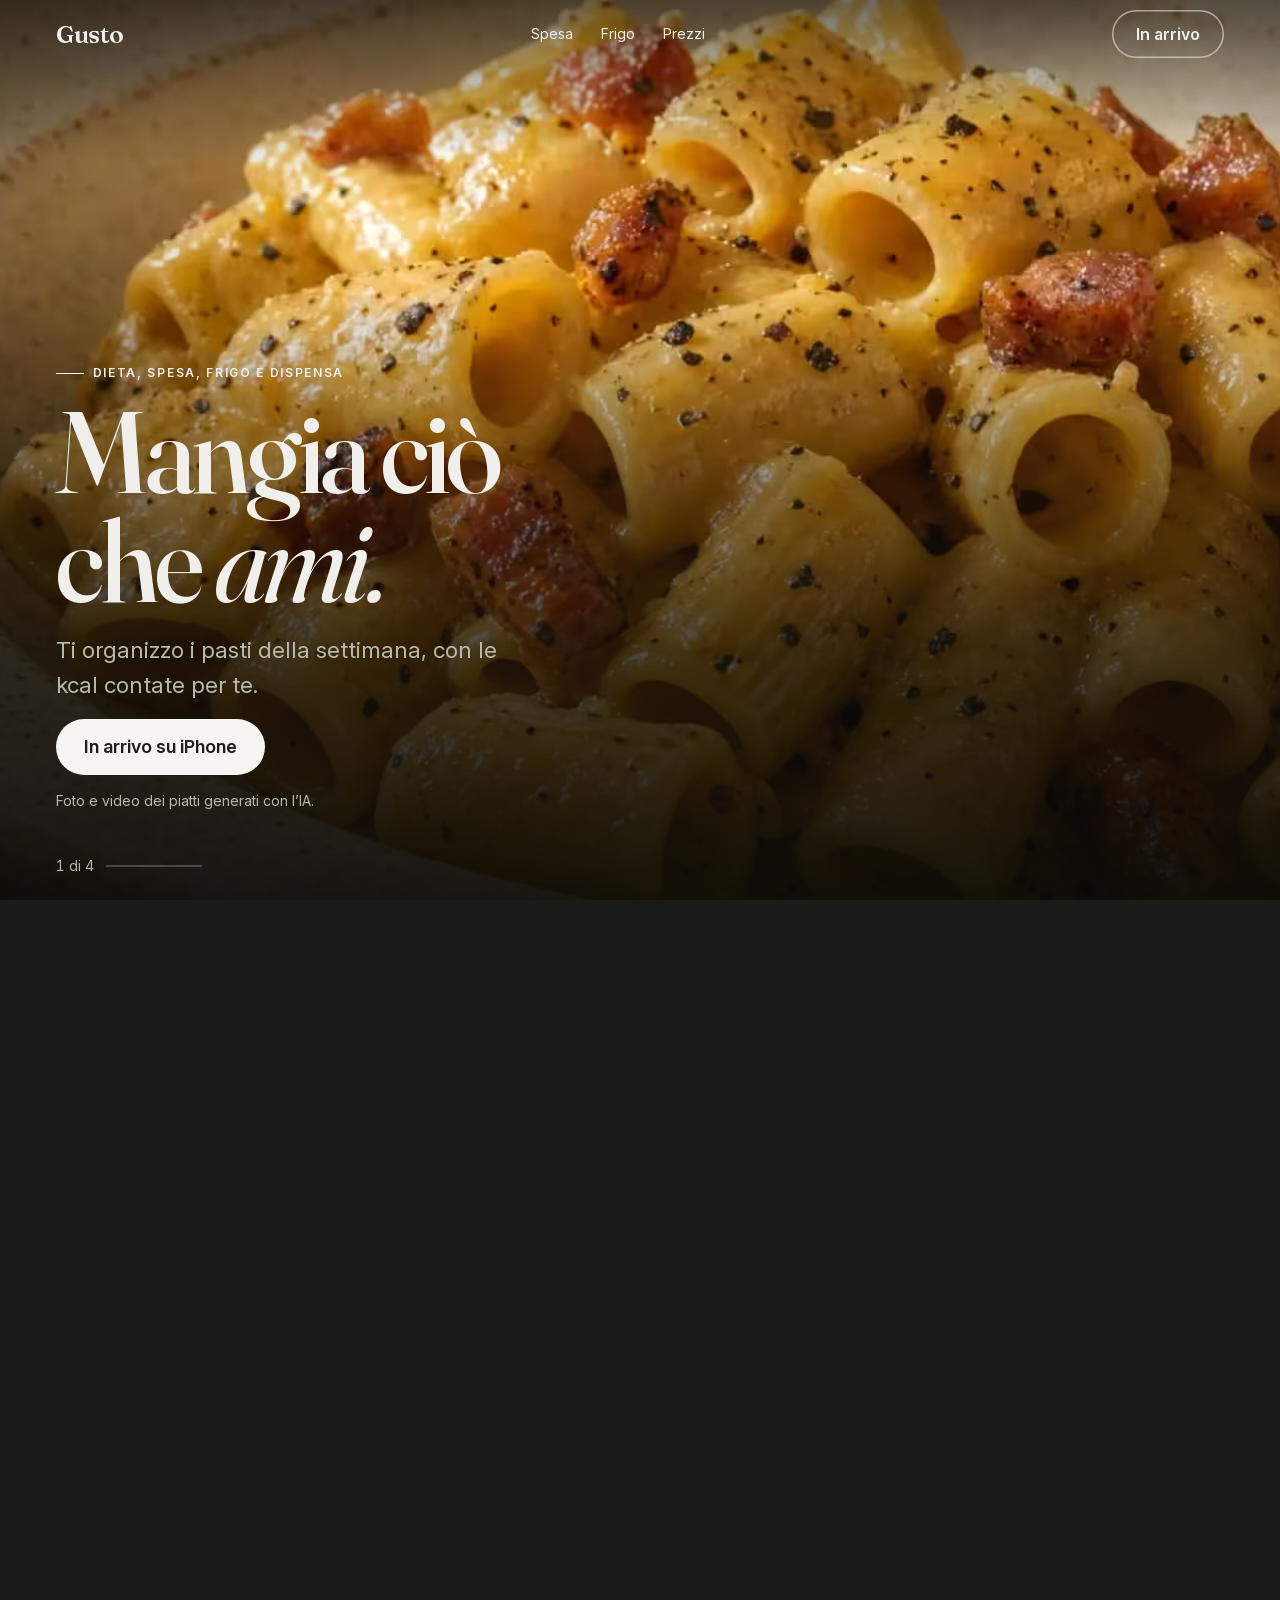
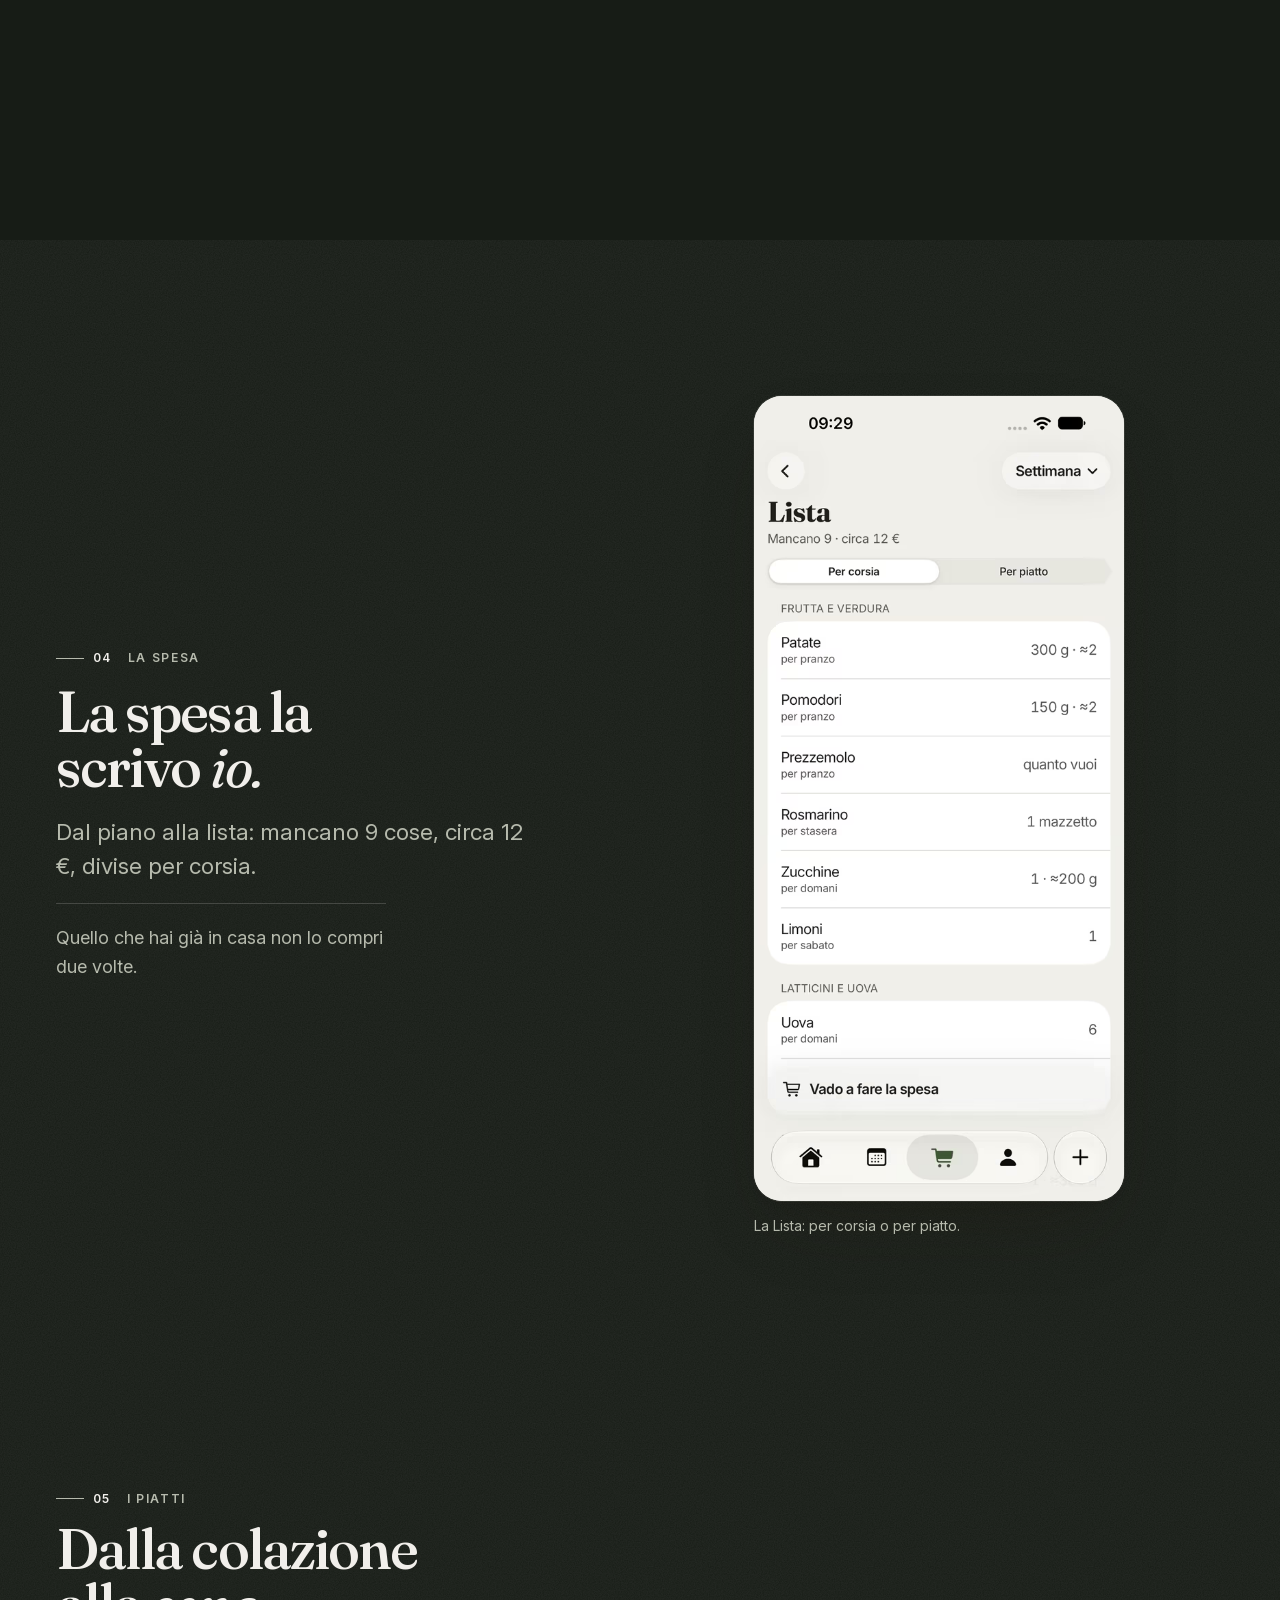
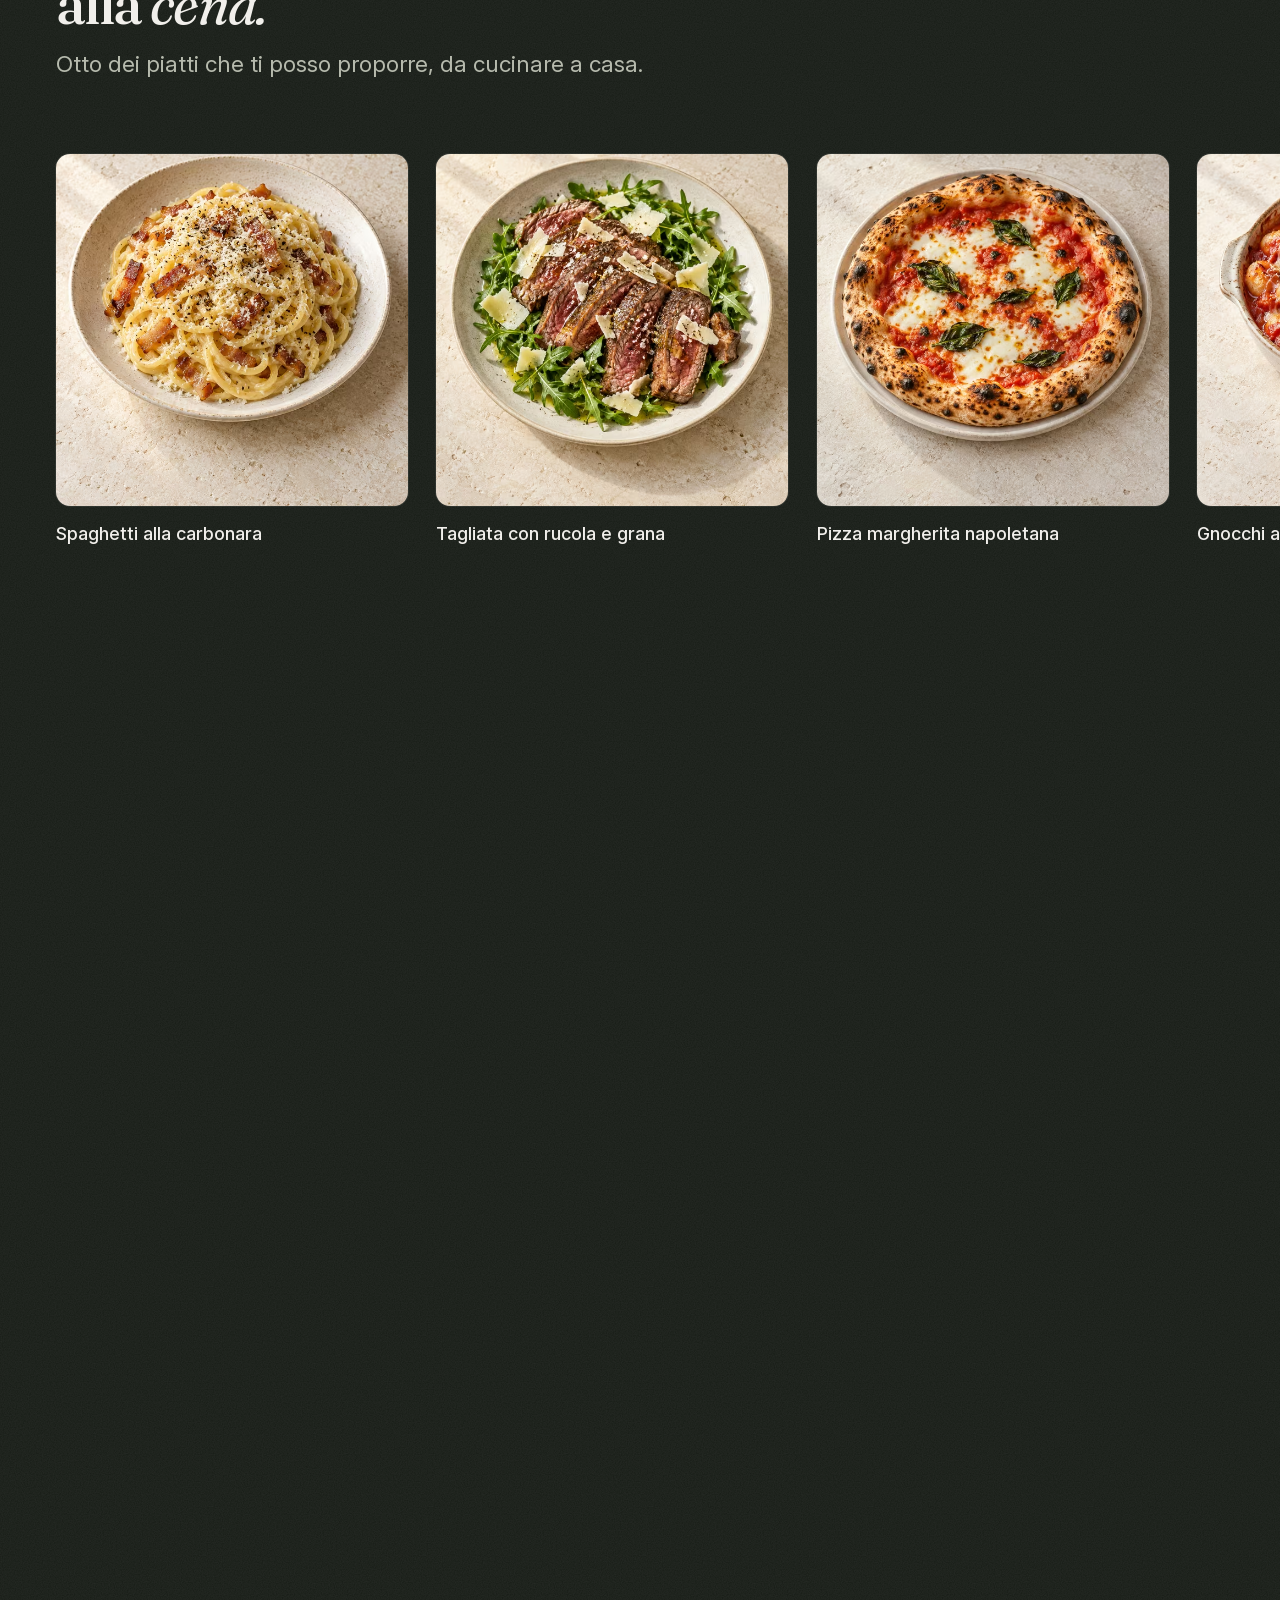
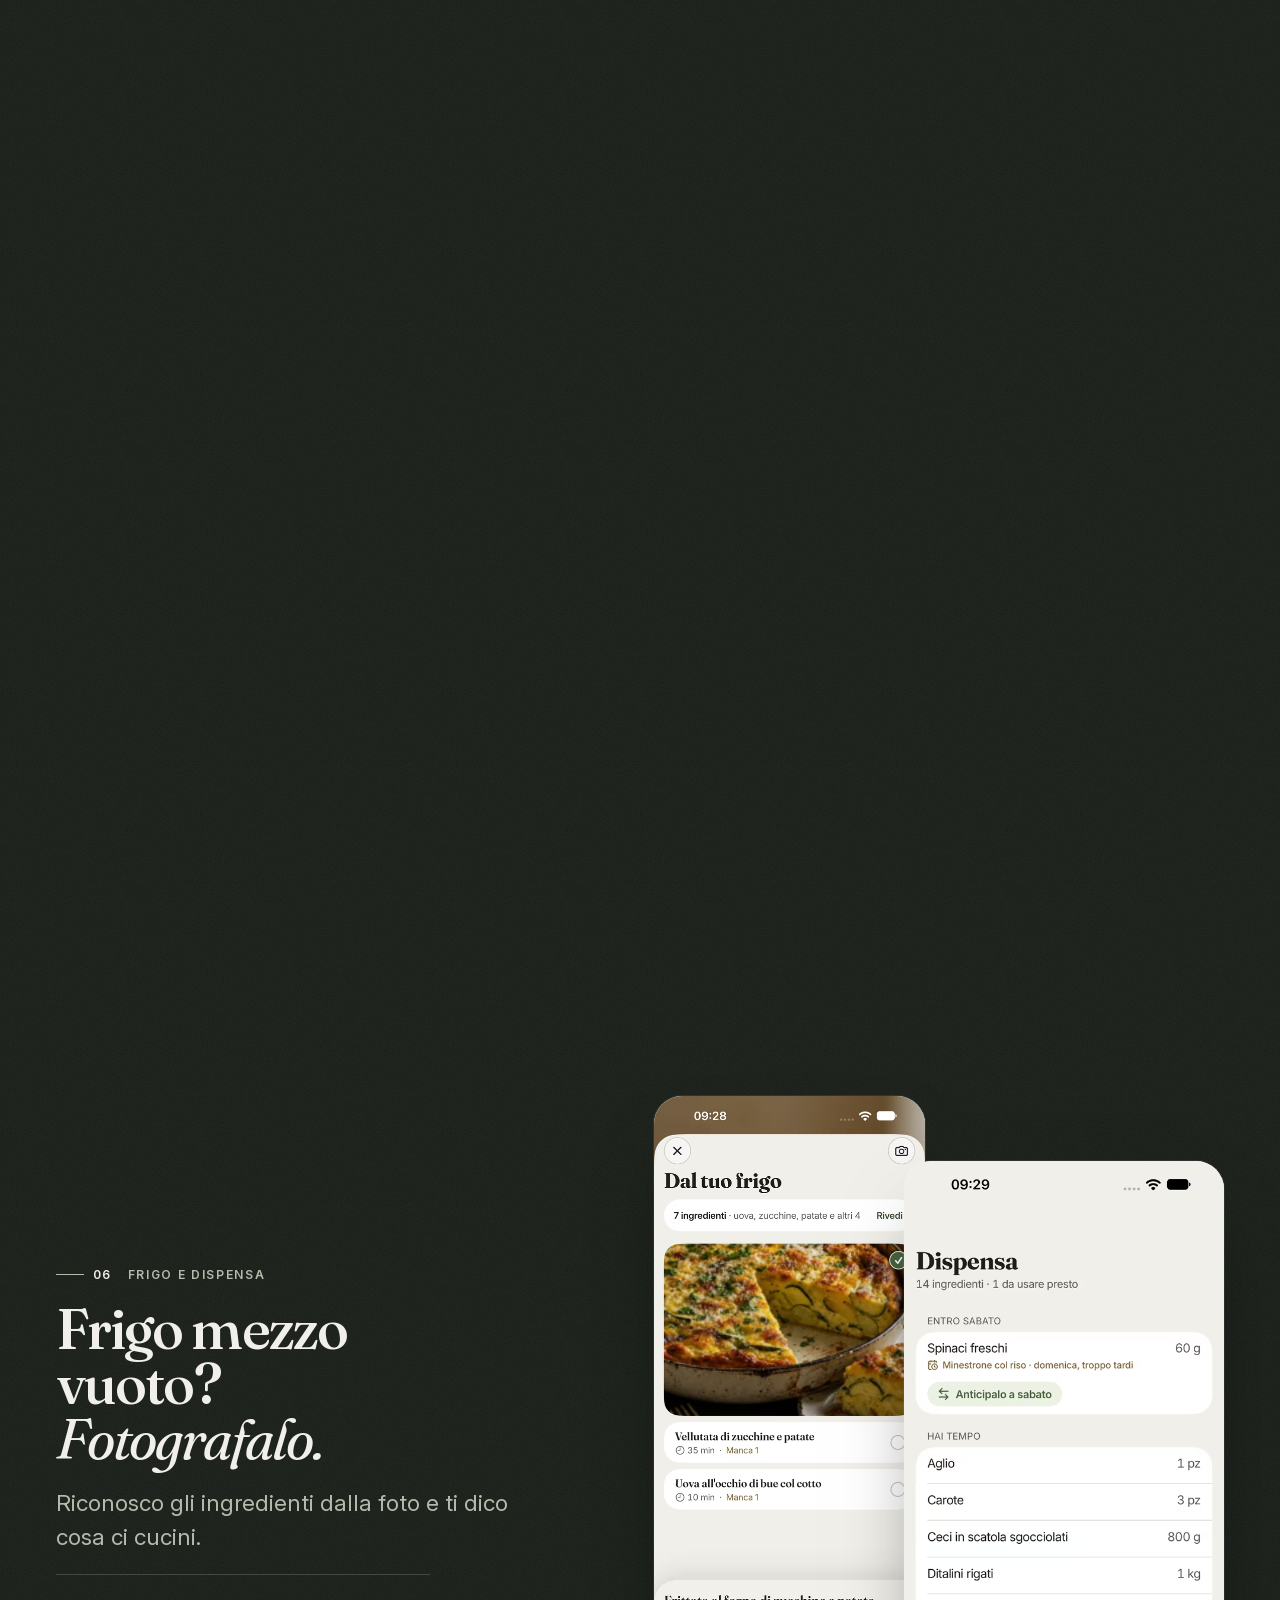
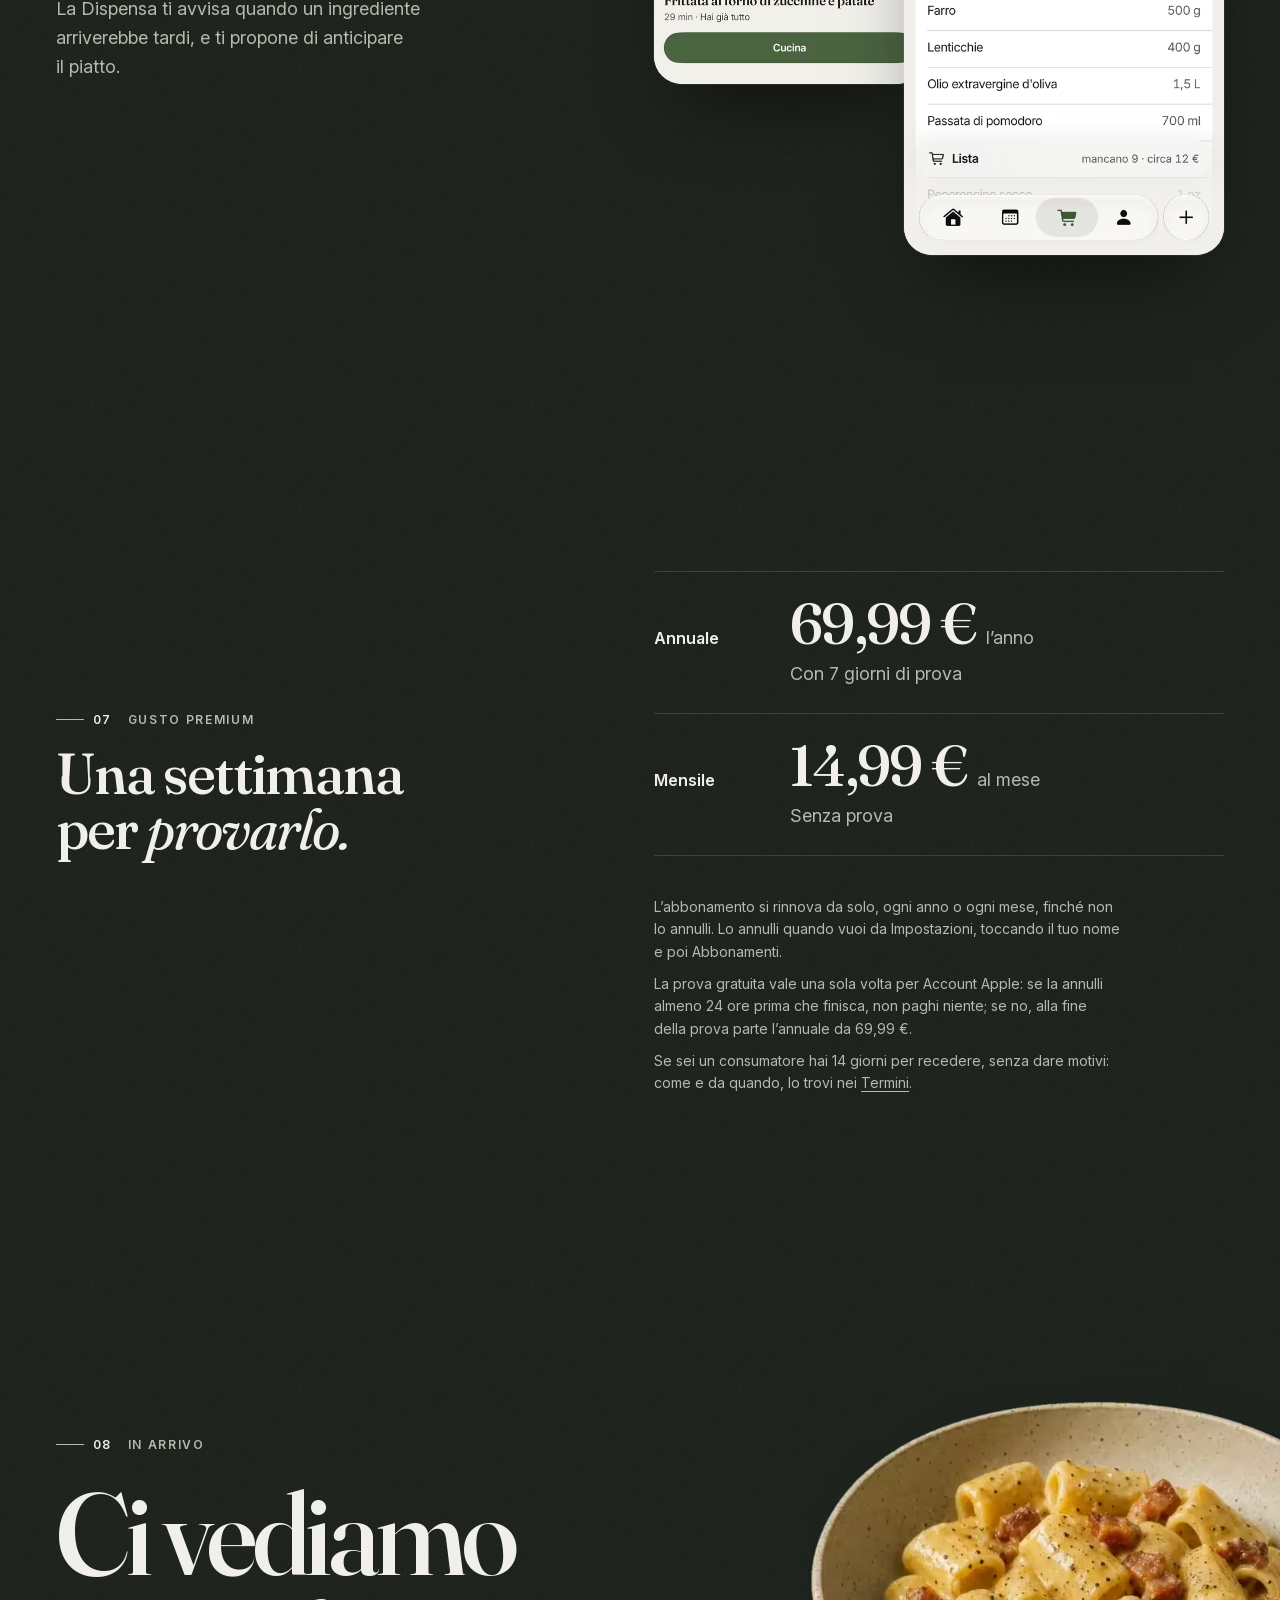
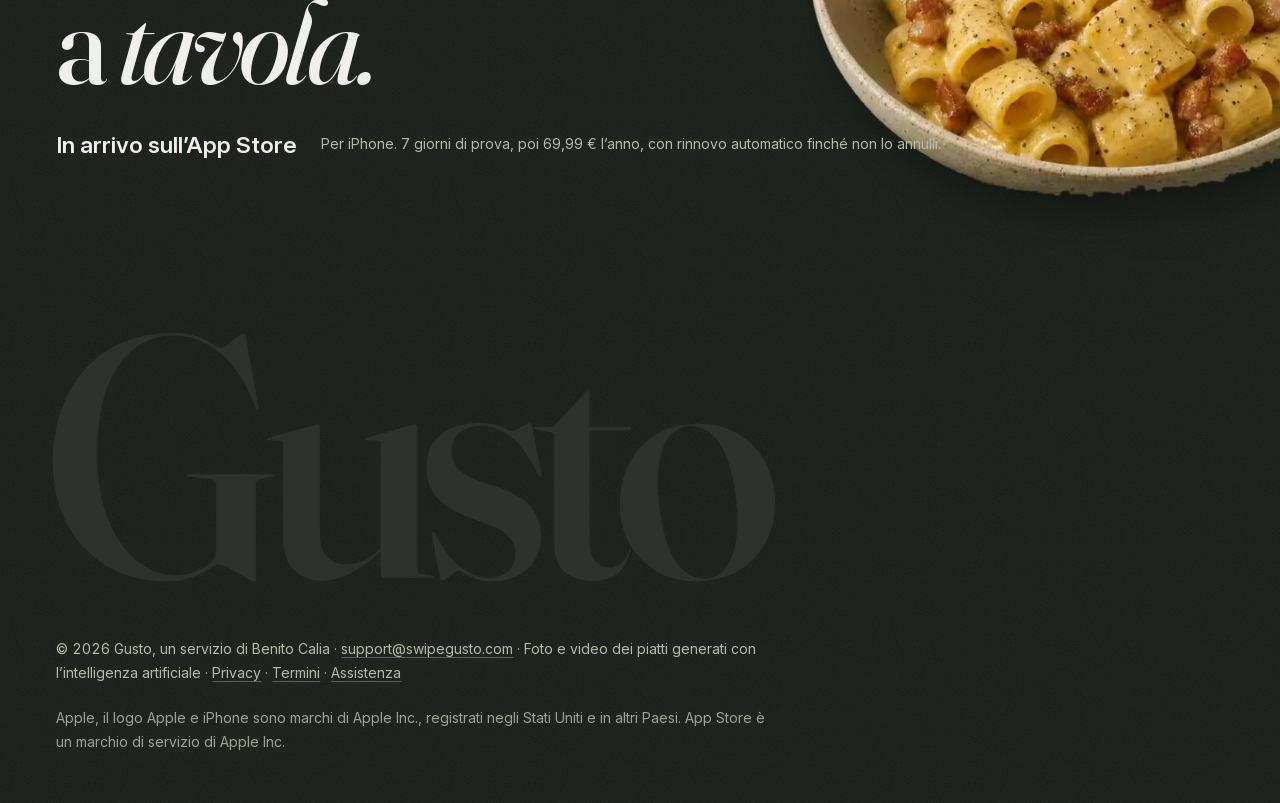
<file: index.html>
<!doctype html>
<html lang="it">
<head>
<meta charset="utf-8">
<meta name="viewport" content="width=device-width, initial-scale=1, viewport-fit=cover">
<title>Gusto: Mangia ciò che ami · Dieta, spesa, frigo e dispensa</title>
<meta name="description" content="Gusto ti organizza i pasti della settimana con le kcal contate per te, scrive la lista della spesa e ti dice cosa cucinare con quello che hai in frigo.">
<meta property="og:type" content="website">
<meta property="og:locale" content="it_IT">
<meta property="og:title" content="Gusto: Mangia ciò che ami">
<meta property="og:description" content="I pasti della settimana, la spesa e il frigo, in un’app per iPhone.">
<meta property="og:image" content="https://swipegusto.com/img/condivisione.jpg">
<meta property="og:image:width" content="1200">
<meta property="og:image:height" content="630">
<meta name="twitter:card" content="summary_large_image">
<link rel="canonical" href="https://swipegusto.com/">
<meta name="theme-color" content="#171C16">
<link rel="icon" href="img/icona-64.png" type="image/png" sizes="64x64">
<link rel="apple-touch-icon" href="img/icona-180.png">
<link rel="preload" href="caratteri/fraunces-normal-latin.b8db2d49.woff2" as="font" type="font/woff2" crossorigin>
<link rel="preload" href="caratteri/fraunces-italic-latin.0bd62827.woff2" as="font" type="font/woff2" crossorigin>
<link rel="preload" href="caratteri/inter-normal-latin.087dd8aa.woff2" as="font" type="font/woff2" crossorigin>
<link rel="preload" href="film4/macro-1600.avif" as="image" type="image/avif" media="(orientation: landscape)" fetchpriority="high">
<link rel="preload" href="film4/macro-900.avif" as="image" type="image/avif" media="(orientation: portrait)" fetchpriority="high">
<style>:root{--sage50: #ECF1E4;--sage100: #DCE5D2;--sage300: #A8BC92;--sage500: #8FA67D;--sage700: #4A6340;--sage900: #3B4F34;--tomato50: #FBEDE9;--tomato100: #F3DCD5;--tomato300: #E5A493;--tomato500: #CE4E3B;--tomato700: #9C4437;--tomato900: #7F3D33;--ambra50: #F9F1E4;--ambra100: #F1E3C8;--ambra300: #DDB077;--ambra500: #B9873F;--ambra700: #84663C;--ambra900: #645031;--ambraTextOnFill: #84663C;--cool50: #EFF2F5;--cool100: #E2E7EB;--cool300: #C3CFD8;--cool500: #8296A8;--cool700: #556877;--cool900: #3F4E59;--surfaceBase: #F1EFEB;--surfaceAlt: #E9E6E1;--surfaceTint: #F7F5F2;--surfaceRaised: #FFFFFF;--creamDeep: #DAD5CC;--iconTileFill: #E9E6E1;--iconTileFillOnTint: #FFFFFF;--borderSoft: #DCD8D0;--borderStrong: #C6C1B8;--borderTrack: #E7E4DE;--borderControl: #898579;--textPrimary: #1F1E1C;--textSecondary: #5A5955;--textTertiary: #6F6D65;--textMuted: #6E6A5F;--textInverse: #FFFFFF;--vibePositiveBg: #ECF1E4;--allergenSelectedBg: #FBEDE9;--onbAccentText: #3B4F34;--textOnSageSoft: #3E4A38;--positiveText: #3B4F34;--brand: #4A6340;--azioneTesto: #4A6340;--barraMangiate: #4A6340;--tastoGrigio: #E9E6E1;--vetroPieno: #F7F5F2;--spacingXs: 4px;--spacingSm: 8px;--spacingMd: 12px;--spacingLg: 16px;--spacingXl: 24px;--spacing2xl: 32px;--radiusSm: 12px;--radiusMd: 16px;--radiusLg: 20px;--radiusXl: 24px;--radius2xl: 30px}:root{ --fondo: #f6f4ef; --fondo-alto: #ffffff; --fondo-tinto: #ecebe4; --inchiostro: #1d1c1a; --inchiostro-2: #55524c; --filo: color-mix(in srgb, var(--inchiostro) 14%, transparent);--azione: #2f5d3a; --su-azione: #ffffff; --titoli: Georgia, "Times New Roman", serif;--testo: system-ui, -apple-system, "Segoe UI", Roboto, sans-serif;--peso-titoli: 600; --t-manifesto: clamp(2.75rem, 1.5rem + 5vw, 5.25rem);--t-sezione: clamp(2.125rem, 1.4rem + 2.6vw, 3.25rem);--t-voce: 1.5625rem;--t-guida: clamp(1.125rem, 1.05rem + 0.4vw, 1.3125rem);--t-testo: clamp(1rem, 0.95rem + 0.25vw, 1.125rem);--t-nota: 0.875rem; --margine: clamp(1rem, 4.4vw, 4rem);--respiro-1: clamp(3.5rem, 8.4vw, 7.5rem);--respiro-2: clamp(4.5rem, 10vw, 9rem);--respiro-3: clamp(6rem, 12.2vw, 11rem);--passo: clamp(1rem, 2.2vw, 2rem);--raggio: 14px; --veloce: 120ms;--medio: 220ms;--lento: 420ms;--curva: cubic-bezier(0.23, 1, 0.32, 1)}*, *::before, *::after{box-sizing: border-box}html{-webkit-text-size-adjust: 100%;text-size-adjust: 100%;scroll-padding-top: 5.5rem}body{margin: 0;background: var(--fondo);color: var(--inchiostro);font: 400 var(--t-testo)/1.6 var(--testo);-webkit-font-smoothing: antialiased;text-rendering: optimizeLegibility;font-synthesis: none}h1, h2, h3, h4{margin: 0;font-family: var(--titoli);font-weight: var(--peso-titoli);line-height: 1.08;letter-spacing: -0.02em;text-wrap: balance}h1{font-size: var(--t-manifesto);max-width: 20ch}h2{font-size: var(--t-sezione);max-width: 30ch}h3{font-size: var(--t-voce);line-height: 1.2;max-width: 40ch}p, li{margin: 0;max-width: 65ch;text-wrap: pretty}.guida{font-size: var(--t-guida);line-height: 1.5;color: var(--inchiostro-2)}.nota{font-size: var(--t-nota);color: var(--inchiostro-2)}.numeri{font-variant-numeric: tabular-nums}img, video, svg{display: block;max-width: 100%;height: auto} ::selection{background: color-mix(in srgb, var(--azione) 24%, transparent);color: var(--inchiostro)}:focus-visible{outline: 3px solid var(--azione);outline-offset: 3px;border-radius: 4px}a{color: inherit;text-decoration-thickness: 0.08em;text-underline-offset: 0.2em}input, textarea{caret-color: var(--azione)} .salta{position: absolute;left: 1rem;top: -5rem;z-index: 100;padding: 0.75rem 1rem;border-radius: 8px;background: var(--inchiostro);color: var(--fondo)}.salta:focus{top: 1rem} .contenitore{width: min(100% - 2 * var(--margine), 82rem);margin-inline: auto}.griglia{display: grid;grid-template-columns: repeat(12, minmax(0, 1fr));gap: var(--passo)}.sezione{padding-block: var(--respiro-1)}.sezione--ampia{padding-block: var(--respiro-2)}.sezione--grande{padding-block: var(--respiro-3)}.sezione--tinta{background: var(--fondo-tinto)}@media (max-width: 60rem){.griglia > *{grid-column: 1 / -1 !important}} .barra{position: sticky;top: 0;z-index: 10;background: color-mix(in srgb, var(--fondo) 90%, transparent);backdrop-filter: blur(14px);-webkit-backdrop-filter: blur(14px);padding-top: env(safe-area-inset-top)}.barra > .contenitore{display: flex;align-items: center;justify-content: space-between;gap: 1rem;min-height: 4.25rem}.barra nav{display: flex;gap: 0.25rem}.barra nav a{display: inline-flex;align-items: center;min-height: 44px;padding-inline: 0.75rem;border-radius: 8px;text-decoration: none;white-space: nowrap;font-size: var(--t-nota)}.marchio{display: inline-flex;align-items: center;min-height: 44px;font: var(--peso-titoli) 1.375rem/1 var(--titoli);text-decoration: none}@media (max-width: 40rem){.barra nav{display: none}} .tasto{display: inline-flex;align-items: center;justify-content: center;gap: 0.5rem;min-height: 48px;padding: 0 1.5rem;border: 0;border-radius: 999px;background: var(--azione);color: var(--su-azione);font: 600 1rem/1 var(--testo);text-decoration: none;white-space: nowrap;cursor: pointer;transition: transform var(--veloce) var(--curva), background-color var(--medio) var(--curva)}.tasto:active{transform: scale(0.97)}.tasto--quieto{background: transparent;color: var(--inchiostro);box-shadow: inset 0 0 0 1.5px var(--filo)}.tasto[disabled], .tasto[aria-disabled="true"]{opacity: 0.5;cursor: not-allowed}.tasto[aria-busy="true"]{cursor: progress;opacity: 0.8}@media (hover: hover){.tasto:hover{background: color-mix(in srgb, var(--azione) 88%, black)}.tasto--quieto:hover{background: color-mix(in srgb, var(--inchiostro) 6%, transparent)}.barra nav a:hover{background: color-mix(in srgb, var(--inchiostro) 6%, transparent)}}@media (max-width: 40rem){.tasto--largo{display: flex;width: 100%}} label{display: block;margin-bottom: 0.4rem;font-weight: 600}input:not([type="checkbox"]):not([type="radio"]), textarea, select{width: 100%;min-height: 48px;padding: 0.6rem 0.9rem;border: 1.5px solid var(--filo);border-radius: 10px;background: var(--fondo-alto);color: var(--inchiostro);font: inherit;font-size: max(1rem, 16px)}[aria-invalid="true"]{border-color: #b3261e}.errore{margin-top: 0.4rem;color: #8c1d18;font-size: var(--t-nota)} .pie{padding-block: 3rem calc(3rem + env(safe-area-inset-bottom));border-top: 1px solid var(--filo);color: var(--inchiostro-2);font-size: var(--t-nota)}.pie a{display: inline-flex;align-items: center;min-height: 44px} @media (prefers-reduced-motion: no-preference){.entra{animation: entra var(--lento) var(--curva) both}.entra:nth-child(2){animation-delay: 40ms}.entra:nth-child(3){animation-delay: 80ms}@keyframes entra{from{opacity: 0;transform: translateY(8px)}}}@media (prefers-reduced-motion: reduce){*, *::before, *::after{animation-duration: 0.01ms !important;transition-duration: 0.01ms !important;scroll-behavior: auto !important}}html.lenis, html.lenis body{height: auto}.lenis:not(.lenis-autoToggle).lenis-stopped{overflow: clip}.lenis [data-lenis-prevent], .lenis [data-lenis-prevent-wheel], .lenis [data-lenis-prevent-touch], .lenis [data-lenis-prevent-vertical], .lenis [data-lenis-prevent-horizontal]{overscroll-behavior: contain}.lenis.lenis-smooth iframe{pointer-events: none}.lenis.lenis-autoToggle{transition-property: overflow;transition-duration: 1ms;transition-behavior: allow-discrete}:root{--t-manifesto: clamp(2.875rem, 1.15rem + 7.6vw, 8.75rem);--t-sezione: clamp(2.125rem, 1.25rem + 3.9vw, 5rem);--t-guida: clamp(1.125rem, 1.02rem + 0.5vw, 1.4375rem)}h1{line-height: 0.96;letter-spacing: -0.035em;font-optical-sizing: auto}h2{line-height: 1;letter-spacing: -0.03em;font-optical-sizing: auto}h3{letter-spacing: -0.015em}.etichetta{display: inline-flex;align-items: center;gap: 0.7em;margin: 0;font: 600 0.75rem/1 var(--testo);letter-spacing: 0.14em;text-transform: uppercase;color: var(--inchiostro-2)}.etichetta b{font-weight: 600;color: var(--inchiostro);font-variant-numeric: tabular-nums} .etichetta::before{content: "";width: 1.75rem;height: 1px;background: currentColor} @property --fondo{syntax: "<color>";inherits: true;initial-value: #f6f4ef}@property --inchiostro{syntax: "<color>";inherits: true;initial-value: #1d1c1a}@property --inchiostro-2{syntax: "<color>";inherits: true;initial-value: #55524c}@property --azione{syntax: "<color>";inherits: true;initial-value: #2f5d3a}@property --su-azione{syntax: "<color>";inherits: true;initial-value: #ffffff}:root{--scura-fondo: #1b211c;--scura-inchiostro: #f3f1ea;--scura-inchiostro-2: #b7bcae;--scura-azione: #f3f1ea;--scura-su-azione: #1b211c;--colore-fondo: #2f5d3a;--colore-inchiostro: #ffffff;--colore-inchiostro-2: #dfe8dc;--colore-azione: #ffffff;--colore-su-azione: #2f5d3a;--luce-forza: 62%}html.vivo{transition: --fondo 700ms linear, --inchiostro 700ms linear, --inchiostro-2 700ms linear, --azione 700ms linear, --su-azione 700ms linear}html[data-aria="scura"], html:not(.vivo) [data-aria="scura"], html.fermo [data-aria="scura"]{--fondo: var(--scura-fondo);--inchiostro: var(--scura-inchiostro);--inchiostro-2: var(--scura-inchiostro-2);--azione: var(--scura-azione);--su-azione: var(--scura-su-azione);--luce-forza: 8%}html[data-aria="colore"], html:not(.vivo) [data-aria="colore"], html.fermo [data-aria="colore"]{--fondo: var(--colore-fondo);--inchiostro: var(--colore-inchiostro);--inchiostro-2: var(--colore-inchiostro-2);--azione: var(--colore-azione);--su-azione: var(--colore-su-azione);--luce-forza: 14%}html:not(.vivo) [data-aria], html.fermo [data-aria]{background-color: var(--fondo);color: var(--inchiostro)} @media (prefers-reduced-motion: reduce){[data-aria="scura"]{--fondo: var(--scura-fondo);--inchiostro: var(--scura-inchiostro);--inchiostro-2: var(--scura-inchiostro-2);--azione: var(--scura-azione);--su-azione: var(--scura-su-azione)}[data-aria="colore"]{--fondo: var(--colore-fondo);--inchiostro: var(--colore-inchiostro);--inchiostro-2: var(--colore-inchiostro-2);--azione: var(--colore-azione);--su-azione: var(--colore-su-azione)}[data-aria]{background-color: var(--fondo);color: var(--inchiostro);transition: none !important}} body{background-image: url("data:image/svg+xml,%3Csvg xmlns='http://www.w3.org/2000/svg' width='220' height='220'%3E%3Cfilter id='g'%3E%3CfeTurbulence type='fractalNoise' baseFrequency='.85' numOctaves='2' stitchTiles='stitch'/%3E%3CfeColorMatrix values='0 0 0 0 .5 0 0 0 0 .5 0 0 0 0 .5 0 0 0 .55 0'/%3E%3C/filter%3E%3Crect width='100%25' height='100%25' filter='url(%23g)' opacity='.16'/%3E%3C/svg%3E")} .luce{background-image: radial-gradient(ellipse 62% 48% at var(--luce-x, 70%) var(--luce-y, 42%), color-mix(in oklab, white var(--luce-forza), var(--fondo)) 0%, transparent 72%)} .avanza{position: fixed;inset: 0 0 auto 0;z-index: 12;height: 2px;background: var(--azione);transform-origin: left;transform: scaleX(0);pointer-events: none}@supports (animation-timeline: scroll()){@media (prefers-reduced-motion: no-preference){.avanza{animation: avanza linear both;animation-timeline: scroll(root)}}}@keyframes avanza{to{transform: scaleX(1)}}.firma{display: block;margin: 0;font: var(--peso-titoli) clamp(5rem, 27vw, 26rem)/0.78 var(--titoli);letter-spacing: -0.055em;white-space: nowrap;color: var(--inchiostro)} .tasto--grande{min-height: 60px;padding-inline: 2rem;font-size: 1.125rem} html.vivo:not(.pronto) [data-apre]{visibility: hidden}.riga-mask{padding-block: 0.14em;margin-block: -0.14em} .palco-fisso{position: fixed;inset: 0 0 auto 0;height: 100lvh;z-index: 5;pointer-events: none;opacity: 0;transition: opacity 450ms linear}.palco-fisso canvas{display: block;width: 100%;height: 100%}html.in-3d .palco-fisso{opacity: 1}.posto{transition: opacity 300ms linear}html.in-3d .posto{opacity: 0} .lastra{margin: 0;border: 7px solid #18181b;border-radius: 15.5% / 7.3%;background: #18181b;overflow: clip;box-shadow: 0 2.2rem 4rem -1.6rem rgb(0 0 0 / 0.32)}.lastra img{width: 100%;height: 100%;object-fit: cover} .scena .cornice{display: grid;gap: var(--passo);padding-block: var(--respiro-1)}.scena .passi{list-style: none;margin: 0;padding: 0;display: grid;gap: var(--respiro-1)}.scena .passi.contenitore{margin-inline: auto} .scena .passo{display: grid;gap: 1.5rem;justify-items: center;align-items: center;max-width: none}.scena .passo .lastra{width: min(62%, 17rem)}.scena .passo__testo{display: grid;gap: 0.75rem;justify-self: stretch}.scena .segno{display: none}@media (min-width: 60rem){.scena .passo{grid-template-columns: 1fr 1fr;gap: var(--passo)}.scena .passo .lastra{order: 2;width: auto;height: min(66svh, 36rem);aspect-ratio: var(--forma, 780 / 1690)}.scena .passo__testo{max-width: 30rem}}.scena.in-scena{height: calc((var(--schermate, 2) + 1) * 100svh)}.scena.in-scena .cornice{position: sticky;top: 0;height: 100svh;padding-block: 5rem 3.5rem;overflow: clip;grid-template-rows: auto 1fr;align-items: center}.scena.in-scena .passi{gap: 0;height: 100%}.scena.in-scena .passo{grid-area: 1 / 1;align-content: center}.scena.in-scena .segno{display: flex;align-items: center;gap: 0.75rem;position: absolute;left: 0;bottom: 1.25rem;margin: 0;font-size: var(--t-nota);color: var(--inchiostro-2);font-variant-numeric: tabular-nums}.scena .segno__filo{width: 6rem;height: 2px;background: var(--filo);overflow: clip}.scena .segno__filo span{display: block;height: 100%;background: var(--inchiostro);transform: scaleX(0);transform-origin: left}@media (max-width: 59.99rem){.scena.in-scena .cornice{padding-block: 4.75rem 3rem}.scena.in-scena .passo{grid-template-rows: auto auto;gap: 1rem}.scena.in-scena .passo .lastra{width: auto;height: min(46svh, 26rem);aspect-ratio: var(--forma, 780 / 1690)}} .palco-fisso--dietro{z-index: 0}.palco-fisso--dietro ~ main, .palco-fisso--dietro ~ footer{position: relative;z-index: 1}.palco-fisso--dietro ~ main > section:not(.film){background-color: var(--fondo)}.scena.film{--fondo: var(--scura-fondo);--inchiostro: var(--scura-inchiostro);--inchiostro-2: var(--scura-inchiostro-2);--azione: var(--scura-azione);--su-azione: var(--scura-su-azione);color: var(--inchiostro)}.film .cornice{position: relative;padding-block: 0 var(--respiro-1)}.film__foto{width: 100%;height: min(72svh, 46rem);object-fit: cover}.film .passi{margin-top: var(--respiro-1)}.film.in-scena .cornice{padding: 0;display: block}.film.in-scena .film__foto{position: absolute;inset: 0;height: 100%}.film.in-scena .cornice::before{content: "";position: absolute;inset: 0;pointer-events: none;background: radial-gradient(ellipse 85% 75% at 50% 42%, transparent 40%, rgb(8 6 5 / 0.6) 100%), linear-gradient(to top, rgb(8 6 5 / 0.92) 0%, rgb(8 6 5 / 0.78) 24%, rgb(8 6 5 / 0.5) 42%, transparent 64%)}.film.in-scena .passi{position: absolute;inset: 0;margin: 0 auto;height: auto}.film.in-scena .passo{grid-template-columns: 1fr;grid-template-rows: 1fr auto;align-content: stretch;justify-items: start;padding-block: 5.25rem 4.25rem;gap: 1rem}.film.in-scena .passo .lastra{justify-self: center;align-self: center;height: min(44svh, 25rem);width: auto;aspect-ratio: var(--forma, 780 / 1690)}.film.in-scena .passo__testo{grid-row: 2;max-width: none}.film.in-scena .passo--apre{grid-template-rows: 1fr;align-items: end}.film.in-scena .passo--apre .passo__testo{grid-row: 1;justify-items: start}.film.in-scena .segno{left: var(--margine);bottom: 1.4rem}@media (min-width: 60rem){.film.in-scena .cornice::before{background: radial-gradient(ellipse 80% 80% at 60% 45%, transparent 38%, rgb(8 6 5 / 0.6) 100%), linear-gradient(to right, rgb(8 6 5 / 0.86) 0%, rgb(8 6 5 / 0.5) 30%, transparent 58%)}.film.in-scena .passo{grid-template-columns: minmax(0, 1fr) minmax(0, 1fr);grid-template-rows: 1fr;align-items: center;padding-block: 6rem 5rem}.film.in-scena .passo .lastra{grid-column: 2;grid-row: 1;height: min(64svh, 36rem);order: 0}.film.in-scena .passo__testo{grid-column: 1;grid-row: 1;align-self: center}.film.in-scena .passo--apre .passo__testo{align-self: end;padding-bottom: 2.5rem}} .film .cornice > canvas.sequenza{position: absolute;inset: 0;width: 100%;height: 100%} .fila{list-style: none;margin: 0;padding: 0.5rem var(--margine) 1.5rem;display: flex;gap: var(--passo);overflow-x: auto;scroll-snap-type: x mandatory;scroll-padding-inline: var(--margine);overscroll-behavior-x: contain}.fila > *{flex: none;width: min(78vw, 24rem);scroll-snap-align: start}.di-lato.in-fila{height: calc(100svh + var(--corsa, 0px));padding-block: 0}.di-lato.in-fila .cornice{position: sticky;top: 0;height: 100svh;overflow: clip;display: grid;grid-template-columns: minmax(0, 1fr);align-content: center;gap: var(--passo)}.di-lato.in-fila .fila{overflow: visible;scroll-snap-type: none;width: max-content} @supports (animation-timeline: view()){@media (prefers-reduced-motion: no-preference){.strato{animation: strato linear both;animation-timeline: view();animation-range: cover}}}@keyframes strato{from{translate: 0 calc(var(--v, 0.3) * 12vh)}to{translate: 0 calc(var(--v, 0.3) * -12vh)}} @media (prefers-reduced-motion: no-preference){@view-transition{navigation: auto}}@font-face{font-family: "Fraunces";font-style: normal;font-weight: 380 640;font-display: swap;src: url("caratteri/fraunces-normal-latin.b8db2d49.woff2") format("woff2")}@font-face{font-family: "Fraunces";font-style: italic;font-weight: 380 640;font-display: swap;src: url("caratteri/fraunces-italic-latin.0bd62827.woff2") format("woff2")}@font-face{font-family: "Inter";font-style: normal;font-weight: 400 600;font-display: swap;src: url("caratteri/inter-normal-latin.087dd8aa.woff2") format("woff2")}:root{ --fondo: var(--surfaceBase);--fondo-alto: var(--surfaceRaised);--fondo-tinto: var(--surfaceAlt);--inchiostro: var(--textPrimary);--inchiostro-2: var(--textSecondary);--azione: var(--sage700); --su-azione: var(--textInverse);--titoli: "Fraunces", Georgia, serif;--testo: "Inter", system-ui, -apple-system, sans-serif;--peso-titoli: 520; --scura-fondo: #171C16;--scura-inchiostro: var(--surfaceBase);--scura-inchiostro-2: #B6BAAD;--scura-azione: var(--surfaceTint);--scura-su-azione: #1F1E1C; --colore-fondo: var(--sage900);--colore-inchiostro: var(--surfaceTint);--colore-inchiostro-2: var(--sage100);--colore-azione: var(--surfaceTint);--colore-su-azione: var(--sage900);--luce-forza: 58%;--raggio: 14px;--raggio-grande: 28px;--t-manifesto: clamp(3.25rem, 1.2rem + 7.6vw, 8.5rem);--t-sezione: clamp(2.125rem, 1.2rem + 2.9vw, 3.875rem); --ombra-cosa: drop-shadow(0.9rem 1.4rem 1.4rem rgb(52 40 22 / 0.24)) drop-shadow(0.15rem 0.3rem 0.25rem rgb(52 40 22 / 0.18))}@property --fondo{syntax: "<color>";inherits: true;initial-value: #F1EFEB}h1, h2, h3{font-weight: var(--peso-titoli)}h1{line-height: 0.94;letter-spacing: -0.04em}h2{line-height: 0.98;letter-spacing: -0.035em}em{font-style: italic;font-weight: 400} .barra{position: fixed;inset: 0 0 auto 0}html{scroll-padding-top: 4.5rem}.marchio{font-weight: 600;font-size: var(--t-voce);letter-spacing: -0.02em}::selection{background: color-mix(in srgb, var(--azione) 26%, transparent)}.etichetta b{font-weight: 600;margin-right: 0.6em} .scena .passi.contenitore{margin-inline: auto}img{height: auto} .schermata{margin: 0;border-radius: var(--raggio-grande);overflow: clip;background: #FFFFFF;box-shadow: 0 0 0 1px color-mix(in srgb, var(--inchiostro) 10%, transparent), 0 2.2rem 4.5rem -1.8rem rgb(30 24 16 / 0.42), 0 0.4rem 0.9rem -0.3rem rgb(30 24 16 / 0.18)}.schermata img{display: block;width: 100%} .frigo{position: relative;overflow: clip;padding-bottom: var(--respiro-2)}.frigo .griglia{align-items: start;row-gap: 3rem}.frigo__testo{grid-column: 1 / span 5;display: grid;gap: 1.25rem;align-self: center}.frigo__testo h2{max-width: 11ch}.frigo__nota{max-width: 34ch;color: var(--inchiostro-2);padding-top: 1.25rem;border-top: 1px solid color-mix(in srgb, var(--inchiostro) 18%, transparent)}.frigo .schermata{box-shadow: 0 0 0 1px rgb(255 255 255 / 0.08), 0 2.5rem 5rem -2rem rgb(0 0 0 / 0.6)}.frigo__grande{grid-column: 7 / span 3;grid-row: 1}.frigo__piccola{grid-column: 10 / span 3;grid-row: 1;margin-top: 24%;margin-left: -18%}@media (max-width: 60rem){.frigo__testo{grid-row: 1}.frigo__grande{grid-row: 2;width: 62%;justify-self: start}.frigo__piccola{grid-row: 2;width: 44%;justify-self: end;margin: 34% 0 0}} .prezzi{min-height: 100svh;display: grid;align-content: center}.prezzi .griglia{align-items: end;row-gap: 2.5rem}.prezzi__testo{grid-column: 1 / span 5;display: grid;gap: 1.25rem}.prezzi__testo h2{max-width: 10ch}.prezzi__righe{grid-column: 7 / span 6;margin: 0}.prezzi__riga{display: grid;grid-template-columns: 7rem 1fr;column-gap: 1.5rem;align-items: baseline;padding-block: 1.5rem;border-top: 1px solid var(--filo)}.prezzi__riga:last-child{border-bottom: 1px solid var(--filo)}.prezzi__riga dt{font: 600 1rem/1.3 var(--testo)}.prezzi__riga dd{margin: 0;grid-column: 2}.prezzi__cifra{font: var(--peso-titoli) var(--t-sezione)/1 var(--titoli);letter-spacing: -0.03em}.prezzi__cifra span{font: 400 var(--t-testo)/1 var(--testo);letter-spacing: 0;color: var(--inchiostro-2)}.prezzi__dice{margin-top: 0.5rem !important;color: var(--inchiostro-2)}.prezzi__nota{grid-column: 7 / span 6;max-width: 52ch}@media (max-width: 60rem){.prezzi__testo, .prezzi__righe, .prezzi__nota{grid-column: 1 / -1}.prezzi__riga{grid-template-columns: 6rem 1fr}} .chiude{position: relative;overflow: clip;padding-block: var(--respiro-3) 0}.chiude > .contenitore{position: relative;z-index: 1;display: grid;gap: 1.75rem;justify-items: start}.chiude h2{font-size: var(--t-manifesto);line-height: 0.94;letter-spacing: -0.04em;max-width: 8ch}.chiude__azione{display: flex;flex-wrap: wrap;align-items: center;gap: 1rem 1.5rem;max-width: none}.chiude__azione .nota{color: var(--inchiostro-2)}.chiude .firma{margin-top: var(--respiro-2);margin-left: -0.04em;color: color-mix(in oklab, var(--inchiostro) 12%, var(--fondo))}.pie a{text-decoration-color: color-mix(in srgb, currentColor 40%, transparent)}.pie{border-top: 0} a.tasto:not([href]){cursor: default}.tasto--grande{min-height: 3.5rem;padding-inline: 1.75rem;font-size: var(--t-testo)} @media (max-width: 40rem){:root{--t-nota: 1rem}} @media (prefers-reduced-motion: reduce){[data-aria="scura"]{--fondo: var(--scura-fondo);--inchiostro: var(--scura-inchiostro);--inchiostro-2: var(--scura-inchiostro-2);--azione: var(--scura-azione);--su-azione: var(--scura-su-azione)}[data-aria="colore"]{--fondo: var(--colore-fondo);--inchiostro: var(--colore-inchiostro);--inchiostro-2: var(--colore-inchiostro-2);--azione: var(--colore-azione);--su-azione: var(--colore-su-azione)}[data-aria]{background-color: var(--fondo);color: var(--inchiostro);transition: none !important}} .film__ia{max-width: 34ch;margin-top: -0.2rem} .segnaposto{background: var(--tomato700);color: #fff;padding: 0.05em 0.45em;border-radius: 4px;font-weight: 600;letter-spacing: 0.02em;white-space: nowrap} .in-arrivo{font: 600 var(--t-guida)/1.3 var(--testo);color: var(--inchiostro);padding-block: 0.25rem} .bollino{display: inline-flex;padding: 0.25rem 0}.bollino img{display: block;height: 60px;width: auto}a.bollino:not([href]){cursor: default}.bollino:focus-visible{outline: 2px solid var(--inchiostro);outline-offset: 6px;border-radius: 8px} .pie p{max-width: 80ch;line-height: 1.75}.pie__marchi{margin-top: 1.25rem;opacity: 0.85}@media (max-width: 40rem){.chiude__azione{flex-direction: column;align-items: flex-start}} .pie a{display: inline;min-height: 0;padding-block: 0.65em}.pie__pezzo{white-space: nowrap} .prezzi__nota--tre{display: grid;gap: 0.6rem}:root{--t-dalpiatto: clamp(3.25rem, 1.2rem + 7.6vw, 8.5rem)} html.sul-film .barra{background: transparent;border-color: transparent;-webkit-backdrop-filter: none;backdrop-filter: none}html.sul-film .barra{--inchiostro: var(--scura-inchiostro);--azione: var(--scura-azione);--su-azione: var(--scura-su-azione);color: var(--inchiostro)}html.vivo .barra{transition: background-color 400ms linear} html.sul-film .barra .tasto{background: transparent;color: var(--inchiostro);box-shadow: inset 0 0 0 1.5px rgb(255 255 255 / 0.5)}@media (hover: hover){html.sul-film .barra .tasto:hover{background: rgb(255 255 255 / 0.12)}} .film.in-scena .passo{pointer-events: none}.film.in-scena .passo a, .film.in-scena .passo button{pointer-events: auto}.film.in-scena .passo[data-fuori] a, .film.in-scena .passo[data-fuori] button{pointer-events: none} .scena.film{background-color: var(--fondo)} .film__foto{background: var(--anteprima, none) center / cover no-repeat} html.vivo:not(.acceso) .film.in-scena .passo:not(.passo--apre){opacity: 0} html.vivo.pronto:not(.acceso) [data-apre]{animation: compare 500ms var(--curva) both}@keyframes compare{from{opacity: 0}} .film h1{font-size: var(--t-dalpiatto);font-weight: 500;max-width: 7.5ch;color: var(--inchiostro)}.film h2{font-size: var(--t-sezione);font-weight: 500;max-width: 11ch}.film .guida{max-width: 30ch;color: var(--inchiostro-2)}.film .passo__testo{display: grid;gap: 1.1rem;justify-items: start}.film .etichetta{color: var(--inchiostro)}.film .etichetta b{color: var(--inchiostro)}.film__velo, .film__tela3d, .film__lastra, .sequenza, .film__vapore{display: none}.passo__fermo{position: relative;width: 100%}.passo__foto{width: 100%;border-radius: var(--raggio)}.passo__schermata{position: absolute;left: 6%;bottom: -6%;width: 22%}.film__fine{display: block}.film__fine img{width: 100%;border-radius: var(--raggio)}@media (min-width: 60rem){.film .passo{grid-template-columns: 5fr 7fr}} .film.in-scena .cornice::before{content: none}.film.in-scena .sequenza{display: block;position: absolute;inset: 0;width: 100%;height: 100%}.film.in-scena .sequenza--gru, .film.in-scena .sequenza--giro{opacity: 0} .film.in-scena .film__vapore{display: block;position: absolute;inset: 0;width: 100%;height: 100%;object-fit: cover;pointer-events: none}.film.in-scena .film__tela3d{display: block;position: absolute;inset: 0;width: 100%;height: 100%;pointer-events: none}.film.in-scena .film__velo{display: block;position: absolute;inset: 0;pointer-events: none;background: linear-gradient(to bottom, rgb(10 9 6 / 0.62) 0%, rgb(10 9 6 / 0.3) 10%, rgb(10 9 6 / 0) 20%), radial-gradient(ellipse 95% 85% at 55% 40%, transparent 50%, rgb(10 9 6 / 0.5) 100%), linear-gradient(to top, rgb(10 9 6 / 0.94) 0%, rgb(10 9 6 / 0.82) 26%, rgb(10 9 6 / 0.5) 46%, transparent 66%)}.film.in-scena .film__velo::after{content: "";position: absolute;inset: 0;opacity: 0.09;mix-blend-mode: overlay;background-image: url("data:image/svg+xml,%3Csvg xmlns='http://www.w3.org/2000/svg' width='180' height='180'%3E%3Cfilter id='g'%3E%3CfeTurbulence type='fractalNoise' baseFrequency='0.95' numOctaves='2' stitchTiles='stitch'/%3E%3C/filter%3E%3Crect width='180' height='180' filter='url(%23g)'/%3E%3C/svg%3E")} .film.in-scena.senza-3d .film__lastra{display: block;position: absolute;left: 7%;bottom: 9%;width: 13vw;max-width: 12rem;transform-origin: 50% 100%;transform: perspective(70rem) rotateX(58deg) rotateZ(-14deg);z-index: 1;opacity: 0;transition: opacity 300ms linear}.film.in-scena.senza-3d.col-telefono .film__lastra{opacity: 1}.film.in-scena .passo__fermo, .film.in-scena .film__fine{display: none}.film.in-scena .passo{padding-block: 5rem 4.5rem;z-index: 2}.film.in-scena .passo__testo{align-self: end}.film.in-scena .segno{color: var(--inchiostro-2);z-index: 2}.film.in-scena .segno__filo{background: rgb(255 255 255 / 0.22)}@media (min-width: 60rem){.film.in-scena .film__velo{background: linear-gradient(to bottom, rgb(10 9 6 / 0.6) 0%, rgb(10 9 6 / 0.28) 9%, rgb(10 9 6 / 0) 18%), radial-gradient(ellipse 85% 90% at 60% 42%, transparent 46%, rgb(10 9 6 / 0.45) 100%), linear-gradient(to top, rgb(10 9 6 / 0.92) 0%, rgb(10 9 6 / 0.72) 28%, rgb(10 9 6 / 0.38) 50%, transparent 68%)}.film.in-scena .passo{grid-template-columns: minmax(0, 6fr) minmax(0, 6fr);align-items: end;padding-block: 6rem 5.5rem}.film.in-scena .passo__testo, .film.in-scena .passo--apre .passo__testo{grid-column: 1;align-self: end;padding-bottom: 0}.film .guida{max-width: 34ch} .film.in-scena.senza-3d .film__lastra{left: min(46%, 34rem);bottom: 7%;width: 9vw;max-width: 10rem}}@media (max-width: 59.99rem){.film.in-scena.senza-3d .film__lastra{display: none}.film h1{max-width: 8ch}.film.in-scena .passo{padding-block: 5rem 4.25rem}.passo__schermata{width: 30%;left: 4%;bottom: -8%}} .spesa{position: relative;overflow: clip}.spesa .griglia{align-items: center;row-gap: 2.5rem}.spesa__testo{grid-column: 1 / span 5;display: grid;gap: 1.25rem}.spesa__testo h2{max-width: 9ch}.spesa__nota{max-width: 30ch;color: var(--inchiostro-2);padding-top: 1.25rem;border-top: 1px solid color-mix(in srgb, var(--inchiostro) 18%, transparent)}.spesa figure{margin: 0;display: grid;gap: 0.9rem}.spesa figcaption{max-width: 26ch}.spesa__lista{grid-column: 8 / span 4}@media (max-width: 60rem){.spesa__testo{grid-column: 1 / -1;grid-row: 1}.spesa__lista{grid-row: 2;width: 68%;justify-self: center}} .piatti{padding-block: var(--respiro-2) var(--respiro-1)}.piatti__testa{display: grid;gap: 1rem;margin-bottom: clamp(1.5rem, 4vh, 3rem)}.piatti__testa h2{max-width: 12ch}.carta{display: grid;gap: 1rem;align-content: start}.fila > .carta{width: min(70vw, 22rem)}.carta img{width: 100%;aspect-ratio: 1;object-fit: cover;border-radius: var(--raggio);box-shadow: 0 0 0 1px color-mix(in srgb, var(--inchiostro) 8%, transparent)}.carta p{font: 500 var(--t-testo)/1.35 var(--testo);max-width: 22ch}.di-lato.in-fila .cornice{align-content: center} .chiude__piatto{position: absolute;right: -12%;top: 6%;width: min(50vw, 46rem);pointer-events: none} @media (max-width: 60rem){.chiude{display: grid}.chiude__piatto{position: static;order: -1;justify-self: end;width: 74vw;max-width: 22rem;margin: 0 -22% 0.5rem 0}}:root{--anteprima:url("[data-uri]")}@media (orientation:portrait){:root{--anteprima:url("[data-uri]")}}</style>
<script>if (/^(localhost|127\.0\.0\.1)$/.test(location.hostname)) for (const [k, v] of new URLSearchParams(location.search)) { try { if (k.startsWith("--")) document.documentElement.style.setProperty(k, v); else document.documentElement.setAttribute("data-" + k, v); } catch {} }</script>
<script>(() => {
  const h = document.documentElement, c = h.classList, r = navigator.connection || {};
  if (matchMedia("(prefers-reduced-motion: reduce)").matches || r.saveData || /2g/.test(r.effectiveType || "")) { c.add("fermo", "pronto"); return; }
  c.add("vivo", "sul-film"); h.dataset.aria = "scura";
  // il titolo aspetta il motore un secondo e mezzo; se a quel punto i caratteri non ci sono ancora li aspetta (al massimo un
  // altro secondo e mezzo), così non compare in un carattere per cambiarlo subito dopo
  const mostra = () => c.add("pronto");
  setTimeout(() => { if (!document.fonts || document.fonts.status === "loaded") mostra(); else { document.fonts.ready.then(mostra); setTimeout(mostra, 1500); } }, 1500);
  window.__fermati = () => {
    if (window.sito && window.sito.acceso) return;
    c.remove("vivo", "sul-film"); c.add("fermo", "pronto"); delete h.dataset.aria;
    for (const e of document.querySelectorAll(".in-scena")) { e.classList.remove("in-scena"); e.style.removeProperty("--schermate"); }
  };
  setTimeout(window.__fermati, 20000);
  window.__sequenze = {"film4/push-900":{"quanti":44,"formato":"avif"},"film4/push-1600":{"quanti":64,"formato":"avif"},"film5/1600":{"quanti":44,"formato":"avif"},"film5/900":{"quanti":32,"formato":"avif"}};
  const m = document.createElement("script"); m.src = "gusto.e7816489.js"; m.fetchPriority = "high"; m.onerror = window.__fermati; document.head.append(m);
})();</script>
</head>
<body>
<a class="salta" href="#contenuto">Salta al contenuto</a>
<div class="avanza" aria-hidden="true"></div>

<header class="barra">
  <div class="contenitore">
    <a class="marchio" href="./" aria-label="Gusto, pagina iniziale">Gusto</a>
    <nav aria-label="Principale">
      <a href="#spesa">Spesa</a>
      <a href="#frigo">Frigo</a>
      <a href="#prezzi">Prezzi</a>
    </nav>
    <a class="tasto" href="#scarica">In arrivo</a>
  </div>
</header>

<main id="contenuto">
  <section class="scena film dalpiatto" id="dalpiatto" data-aria="scura" data-schermate="4.6" data-schermate-tocco="3.9" aria-label="Dalla carbonara alla tavola della settimana">
    <script>(() => { const s = document.currentScript.parentElement; if (!document.documentElement.classList.contains("vivo")) return; s.classList.add("in-scena"); s.style.setProperty("--schermate", matchMedia("(pointer: coarse)").matches ? s.dataset.schermateTocco : s.dataset.schermate); })();</script>
    <div class="cornice">
      <picture>
        <source media="(orientation: portrait)" srcset="film4/macro-900.avif" width="900" height="1593">
        <img class="film__foto" src="film4/macro-1600.avif" width="1600" height="904" alt="Mezzi paccheri alla carbonara da vicinissimo: la pasta lucida di crema d'uovo e pecorino, i cubetti di guanciale, il pepe." fetchpriority="high">
      </picture>
      <canvas class="sequenza sequenza--push" aria-hidden="true"></canvas>
      <canvas class="sequenza sequenza--gru" aria-hidden="true"></canvas>
      <canvas class="sequenza sequenza--giro" aria-hidden="true"></canvas>
      <video class="film__vapore" muted loop playsinline preload="none" width="1600" height="904" aria-hidden="true" tabindex="-1" disablepictureinpicture></video>
      <canvas class="film__tela3d" aria-hidden="true"></canvas>
      <div class="film__velo" aria-hidden="true"></div>
      <figure class="lastra posto film__lastra" aria-hidden="true"><img src="img/viva-carbonara-540.avif" width="540" height="1171" alt="" loading="lazy"></figure>
      <ol class="passi contenitore">
        <li class="passo passo--apre">
          <div class="passo__testo">
            <p class="etichetta" data-apre>Dieta, spesa, frigo e dispensa</p>
            <h1 data-apre>Mangia ciò che <em>ami.</em></h1>
            <p class="guida" data-apre>Ti organizzo i pasti della settimana, con le kcal contate per te.</p>
            <div data-apre><a class="tasto tasto--grande" href="#scarica">In arrivo su iPhone</a></div>
            <p class="nota film__ia">Foto e video dei piatti generati con l’IA.</p>
          </div>
        </li>
        <li class="passo passo--stasera">
          <div class="passo__testo">
            <p class="etichetta"><b>01</b>Stasera</p>
            <h2>Stasera, <em>carbonara.</em></h2>
            <p class="guida">Apri Gusto: ti dico cosa cucinare, quanto ci vuole e se hai già tutto.</p>
          </div>
          <div class="passo__fermo">
            <img class="passo__foto" src="tavole4/carbonara-1600.avif" width="1600" height="900" alt="La ciotola di mezzi paccheri alla carbonara sul tavolo di rovere al sole; dietro, sfocati, la cacio e pepe, la tagliata e la pizza." loading="lazy">
            <figure class="schermata passo__schermata"><img src="img/viva-carbonara-1080.avif" srcset="img/viva-carbonara-540.avif 540w, img/viva-carbonara-1080.avif 1080w" sizes="(max-width: 60rem) 40vw, 14vw" width="1080" height="2341" alt="La prima schermata di Gusto: la foto della carbonara a tutta schermata e sotto «Stasera · Spaghetti alla carbonara · 25 min · hai già tutto», col tasto Cambia." loading="lazy"></figure>
          </div>
        </li>
        <li class="passo passo--cambia">
          <div class="passo__testo">
            <p class="etichetta"><b>02</b>Cambia</p>
            <h2>Non ti va? Tocca <em>Cambia.</em></h2>
            <p class="guida">Ti propongo altri tre piatti. Scegli, e il nuovo prende il suo posto in tavola.</p>
          </div>
          <div class="passo__fermo">
            <img class="passo__foto" src="tavole4/tagliata-1600.avif" width="1600" height="900" alt="La stessa ciotola, con una tagliata di manzo su rucola e patate al forno al posto della carbonara." loading="lazy">
            <figure class="schermata passo__schermata"><img src="img/viva-vassoio-1080.avif" srcset="img/viva-vassoio-540.avif 540w, img/viva-vassoio-1080.avif 1080w" sizes="(max-width: 60rem) 40vw, 14vw" width="1080" height="2341" alt="Dopo il tocco su Cambia: tre piatti in tondo da scegliere, tagliata, cacio e pepe e pizza." loading="lazy"></figure>
          </div>
        </li>
        <li class="passo passo--settimana">
          <div class="passo__testo">
            <p class="etichetta"><b>03</b>La settimana</p>
            <h2>Tutta la settimana, <em>in tavola.</em></h2>
            <p class="guida">Colazione, pranzo e cena, già decise con le tue kcal. Tu devi solo cucinare.</p>
          </div>
          <picture class="film__fine">
            <source media="(orientation: portrait)" srcset="film5/fine-900.avif" width="900" height="1600">
            <img src="film5/fine-1600.avif" width="1600" height="904" alt="La tavola vista dall'alto: la tagliata, la cacio e pepe, la pizza margherita, gli gnocchi, il risotto allo zafferano, il bicchiere." loading="lazy">
          </picture>
        </li>
      </ol>
      <p class="segno" aria-hidden="true"><span><span data-segno>1</span> di 4</span><span class="segno__filo"><span data-filo></span></span></p>
    </div>
  </section>

  <section class="spesa sezione--grande" id="spesa">
    <div class="contenitore griglia">
      <div class="spesa__testo">
        <p class="etichetta"><b>04</b>La spesa</p>
        <h2 data-righe>La spesa la scrivo <em>io.</em></h2>
        <p class="guida" data-entra>Dal piano alla lista: mancano 9 cose, circa 12 €, divise per corsia.</p>
        <p class="spesa__nota" data-entra>Quello che hai già in casa non lo compri due volte.</p>
      </div>
      <figure class="spesa__lista" data-entra>
        <div class="schermata"><img src="img/lista-1080.avif" srcset="img/lista-540.avif 540w, img/lista-1080.avif 1080w" sizes="(max-width: 60rem) 70vw, 26vw" width="1080" height="2347" alt="La Lista della spesa: mancano 9 cose, circa 12 euro, divise per corsia." loading="lazy"></div>
        <figcaption class="nota">La Lista: per corsia o per piatto.</figcaption>
      </figure>
    </div>
  </section>

  <section class="piatti di-lato" id="piatti" aria-labelledby="piatti-titolo">
    <div class="cornice">
      <div class="contenitore piatti__testa">
        <p class="etichetta"><b>05</b>I piatti</p>
        <h2 id="piatti-titolo">Dalla colazione alla <em>cena.</em></h2>
        <p class="guida">Otto dei piatti che ti posso proporre, da cucinare a casa.</p>
      </div>
      <ul class="fila" data-pista>
        <li class="carta"><img src="piatti/spaghetti-alla.avif" width="640" height="640" alt="" loading="lazy"><p>Spaghetti alla carbonara</p></li>
        <li class="carta"><img src="piatti/tagliata-controfiletto.avif" width="640" height="640" alt="" loading="lazy"><p>Tagliata con rucola e grana</p></li>
        <li class="carta"><img src="piatti/pizza-margherita.avif" width="640" height="640" alt="" loading="lazy"><p>Pizza margherita napoletana</p></li>
        <li class="carta"><img src="piatti/gnocchi-alla.avif" width="640" height="640" alt="" loading="lazy"><p>Gnocchi alla sorrentina</p></li>
        <li class="carta"><img src="piatti/tiramisu-classico.avif" width="640" height="640" alt="" loading="lazy"><p>Tiramisù classico</p></li>
        <li class="carta"><img src="piatti/risotto-zafferano.avif" width="640" height="640" alt="" loading="lazy"><p>Risotto con ossobuco</p></li>
        <li class="carta"><img src="piatti/tonnarelli-cacio.avif" width="640" height="640" alt="" loading="lazy"><p>Tonnarelli cacio e pepe</p></li>
        <li class="carta"><img src="piatti/cannoli-siciliani.avif" width="640" height="640" alt="" loading="lazy"><p>Cannoli con ricotta e pistacchio</p></li>
      </ul>
    </div>
  </section>

  <section class="frigo sezione--grande" id="frigo" data-aria="scura">
    <div class="contenitore griglia">
      <div class="frigo__testo">
        <p class="etichetta"><b>06</b>Frigo e dispensa</p>
        <h2 data-righe>Frigo mezzo vuoto? <em>Fotografalo.</em></h2>
        <p class="guida" data-entra>Riconosco gli ingredienti dalla foto e ti dico cosa ci cucini.</p>
        <p class="frigo__nota" data-entra>La Dispensa ti avvisa quando un ingrediente arriverebbe tardi, e ti propone di anticipare il piatto.</p>
      </div>
      <figure class="schermata frigo__grande"><img src="img/frigo-1080.avif" srcset="img/frigo-540.avif 540w, img/frigo-1080.avif 1080w" sizes="(max-width: 60rem) 62vw, 22vw" width="1080" height="2347" alt="Dal tuo frigo: 7 ingredienti trovati, uova, zucchine, patate e altri 4. La proposta è una frittata al forno di zucchine e patate, 29 minuti, hai già tutto." loading="lazy"></figure>
      <figure class="schermata frigo__piccola"><img src="img/dispensa-1080.avif" srcset="img/dispensa-540.avif 540w, img/dispensa-1080.avif 1080w" sizes="(max-width: 60rem) 44vw, 22vw" width="1080" height="2347" alt="La Dispensa: 14 ingredienti, 1 da usare presto. Gli spinaci freschi arriverebbero tardi per il minestrone di domenica: anticipalo a sabato." loading="lazy"></figure>
    </div>
  </section>

  <section class="prezzi sezione--ampia" id="prezzi">
    <div class="contenitore griglia">
      <div class="prezzi__testo">
        <p class="etichetta"><b>07</b>Gusto Premium</p>
        <h2 data-righe>Una settimana per <em>provarlo.</em></h2>
      </div>
      <dl class="prezzi__righe">
        <div class="prezzi__riga"><dt>Annuale</dt><dd class="prezzi__cifra numeri">69,99&nbsp;€ <span>l’anno</span></dd><dd class="prezzi__dice">Con 7 giorni di prova</dd></div>
        <div class="prezzi__riga"><dt>Mensile</dt><dd class="prezzi__cifra numeri">14,99&nbsp;€ <span>al mese</span></dd><dd class="prezzi__dice">Senza prova</dd></div>
      </dl>
      <div class="prezzi__nota prezzi__nota--tre nota">
        <p>L’abbonamento si rinnova da solo, ogni anno o ogni mese, finché non lo annulli. Lo annulli quando vuoi da Impostazioni, toccando il tuo nome e poi Abbonamenti.</p>
        <p>La prova gratuita vale una sola volta per Account Apple: se la annulli almeno 24 ore prima che finisca, non paghi niente; se no, alla fine della prova parte l’annuale da 69,99&nbsp;€.</p>
        <p>Se sei un consumatore hai 14 giorni per recedere, senza dare motivi: come e da quando, lo trovi nei <a href="termini/">Termini</a>.</p>
      </div>
    </div>
  </section>

  <section class="chiude" id="scarica" data-aria="colore">
    <div class="contenitore">
      <p class="etichetta"><b>08</b>In arrivo</p>
      <h2 data-righe>Ci vediamo a <em>tavola.</em></h2>
      <p class="chiude__azione" data-entra><span class="in-arrivo">In arrivo sull’App Store</span><span class="nota">Per iPhone. 7 giorni di prova, poi 69,99&nbsp;€ l’anno, con rinnovo automatico finché non lo annulli.</span></p>
      <p class="firma" aria-hidden="true" data-controllo="no">Gusto</p>
    </div>
    <img class="chiude__piatto strato" style="--v: -0.4" src="piatto/carbonara-800.avif" width="800" height="700" alt="" loading="lazy">
  </section>
</main>

<footer class="pie" data-aria="colore">
  <div class="contenitore">
    <p>© <span class="numeri">2026</span> Gusto, un servizio di Benito Calia · <a href="mailto:support@swipegusto.com">support@swipegusto.com</a> · Foto e video dei piatti generati con l’intelligenza artificiale · <a href="privacy/">Privacy</a> · <a href="termini/">Termini</a> · <a href="https://swipegusto.com/support/">Assistenza</a></p>
    <p class="pie__marchi">Apple, il logo Apple e iPhone sono marchi di Apple Inc., registrati negli Stati Uniti e in altri Paesi. App Store è un marchio di servizio di Apple Inc.</p>
  </div>
</footer>

</body>
</html>
</file>
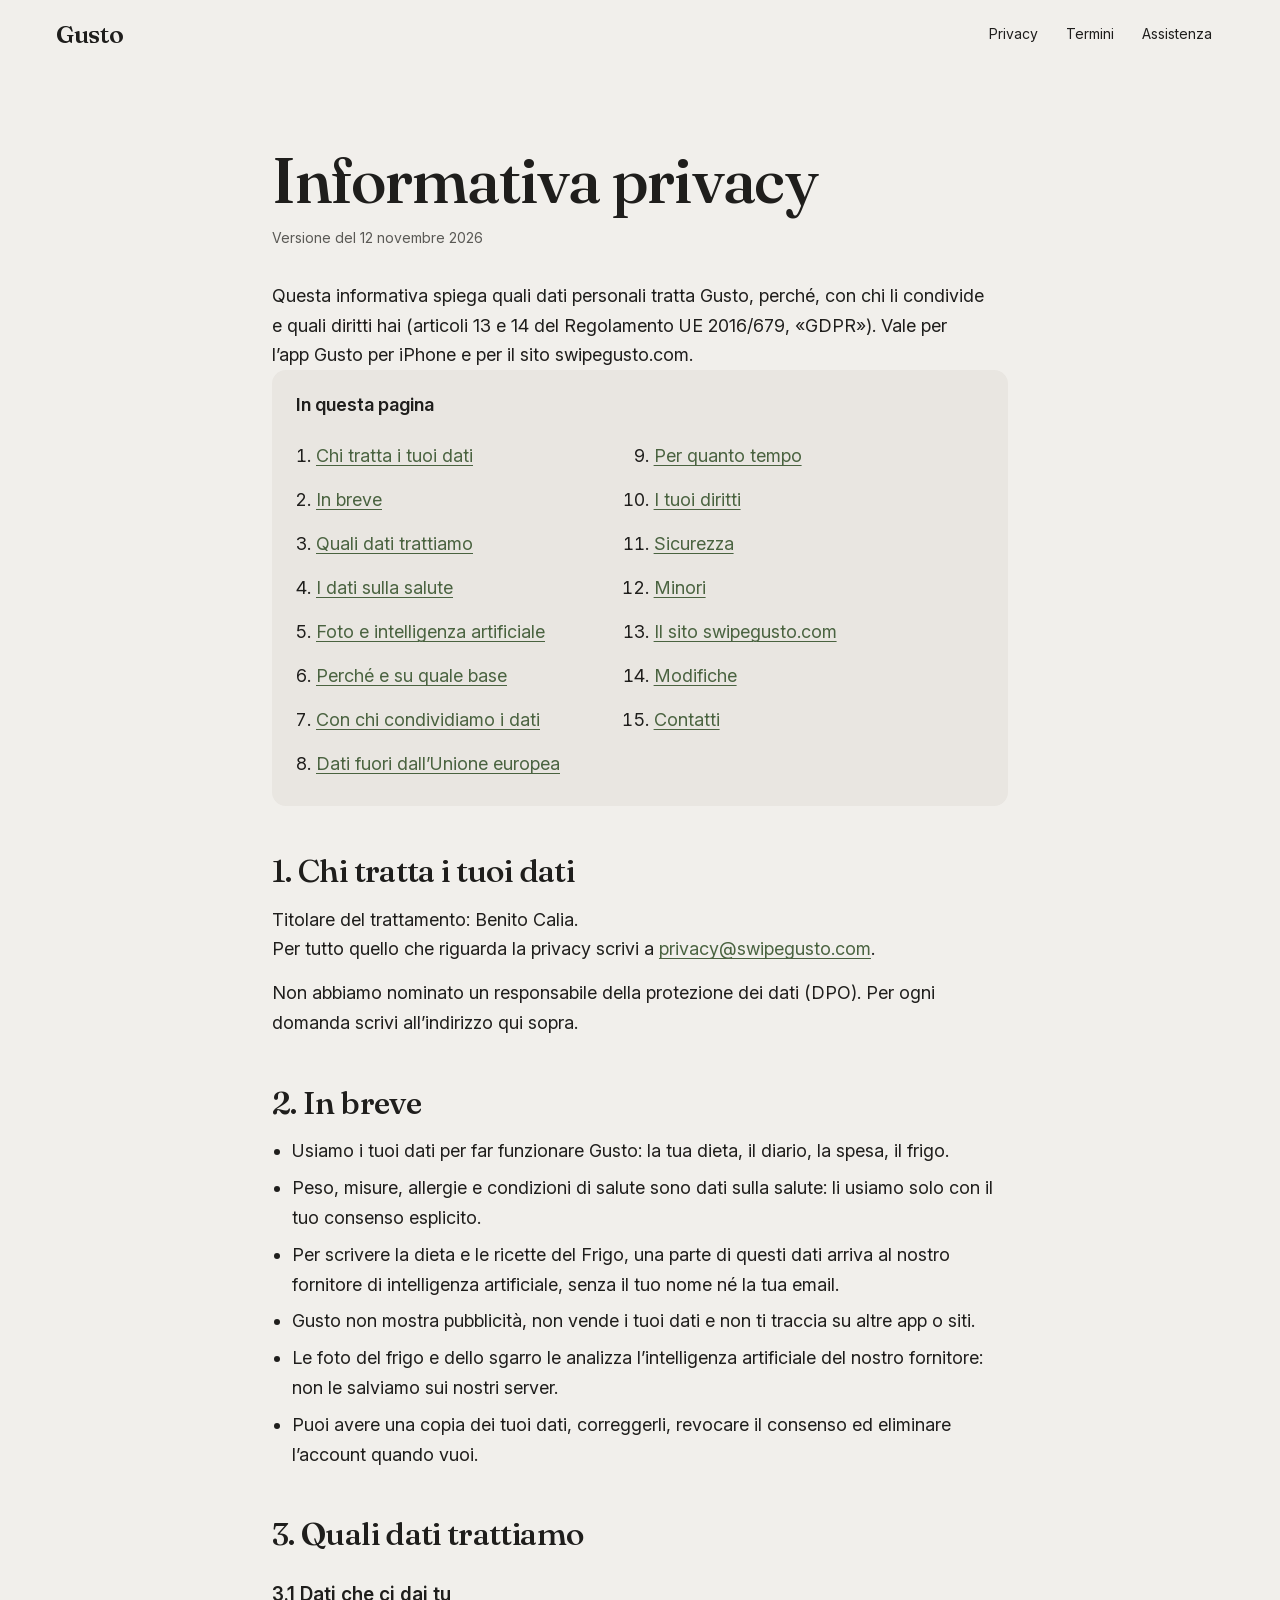
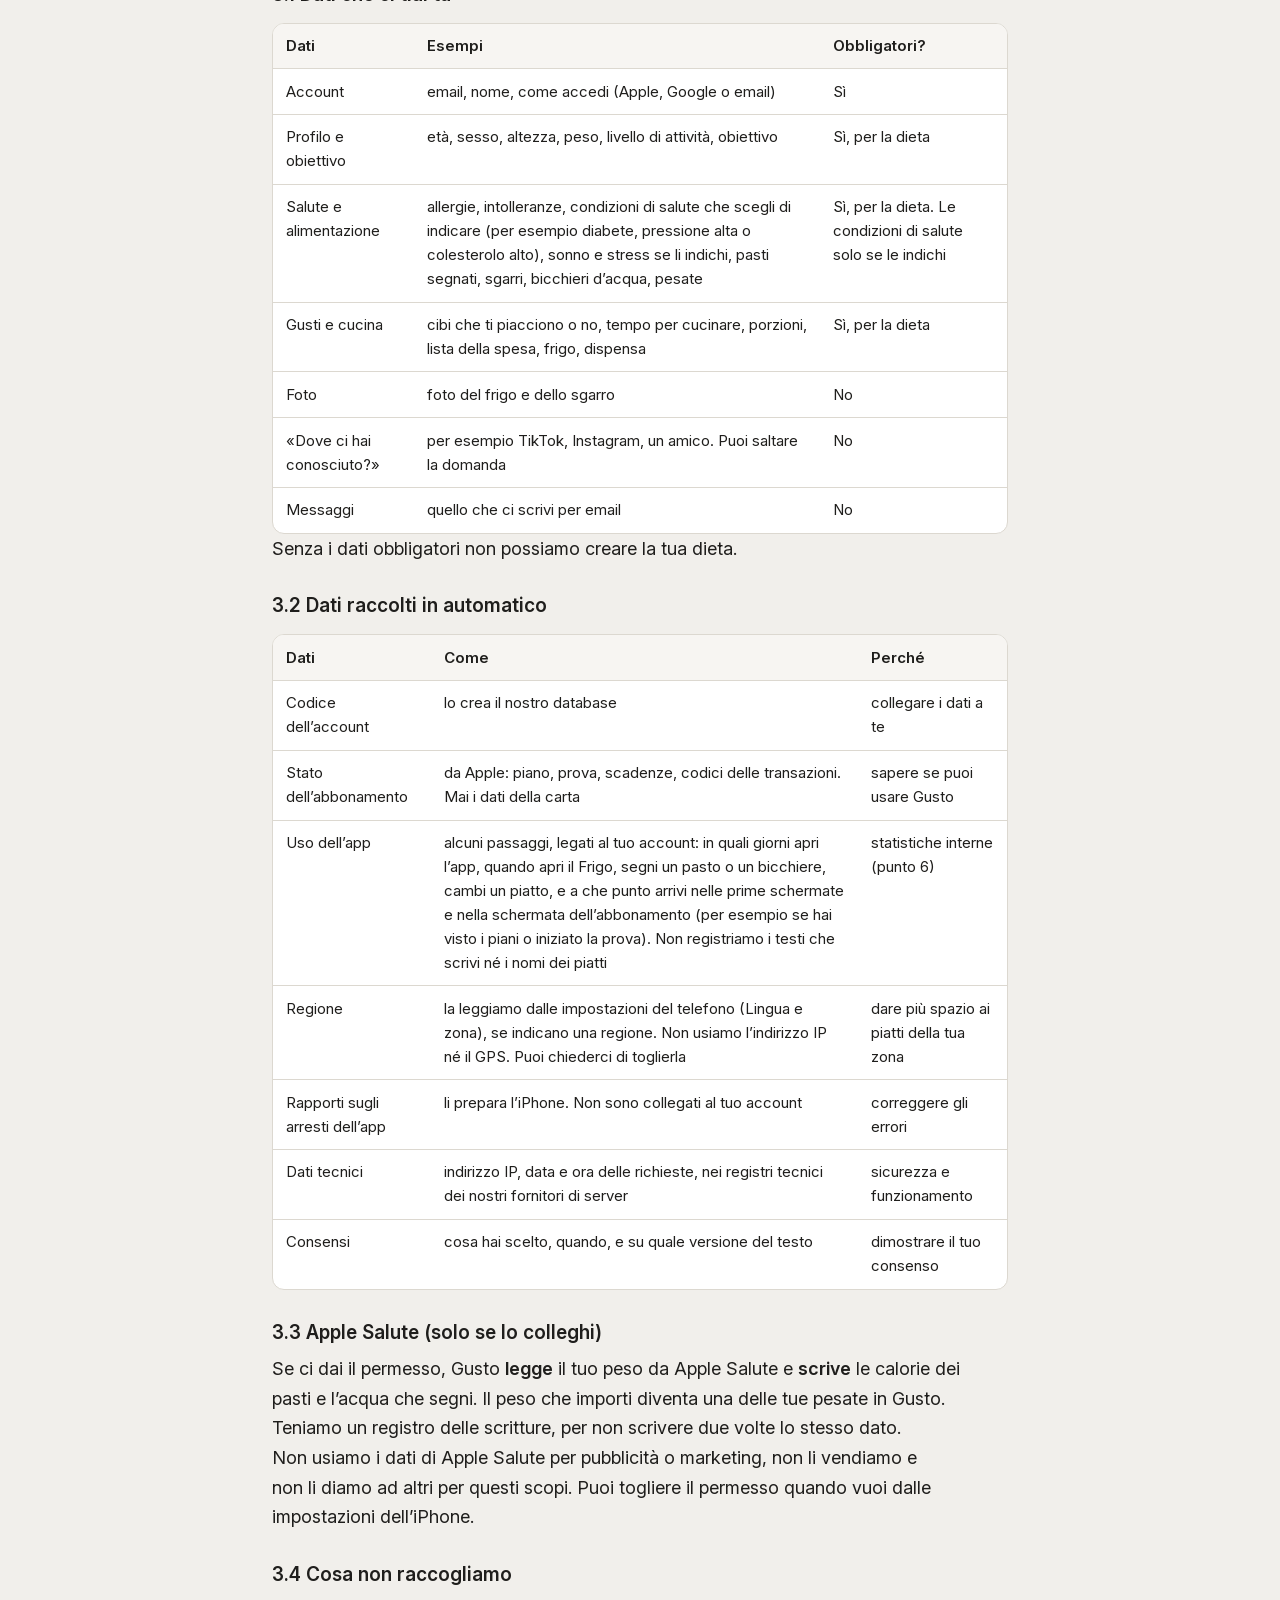
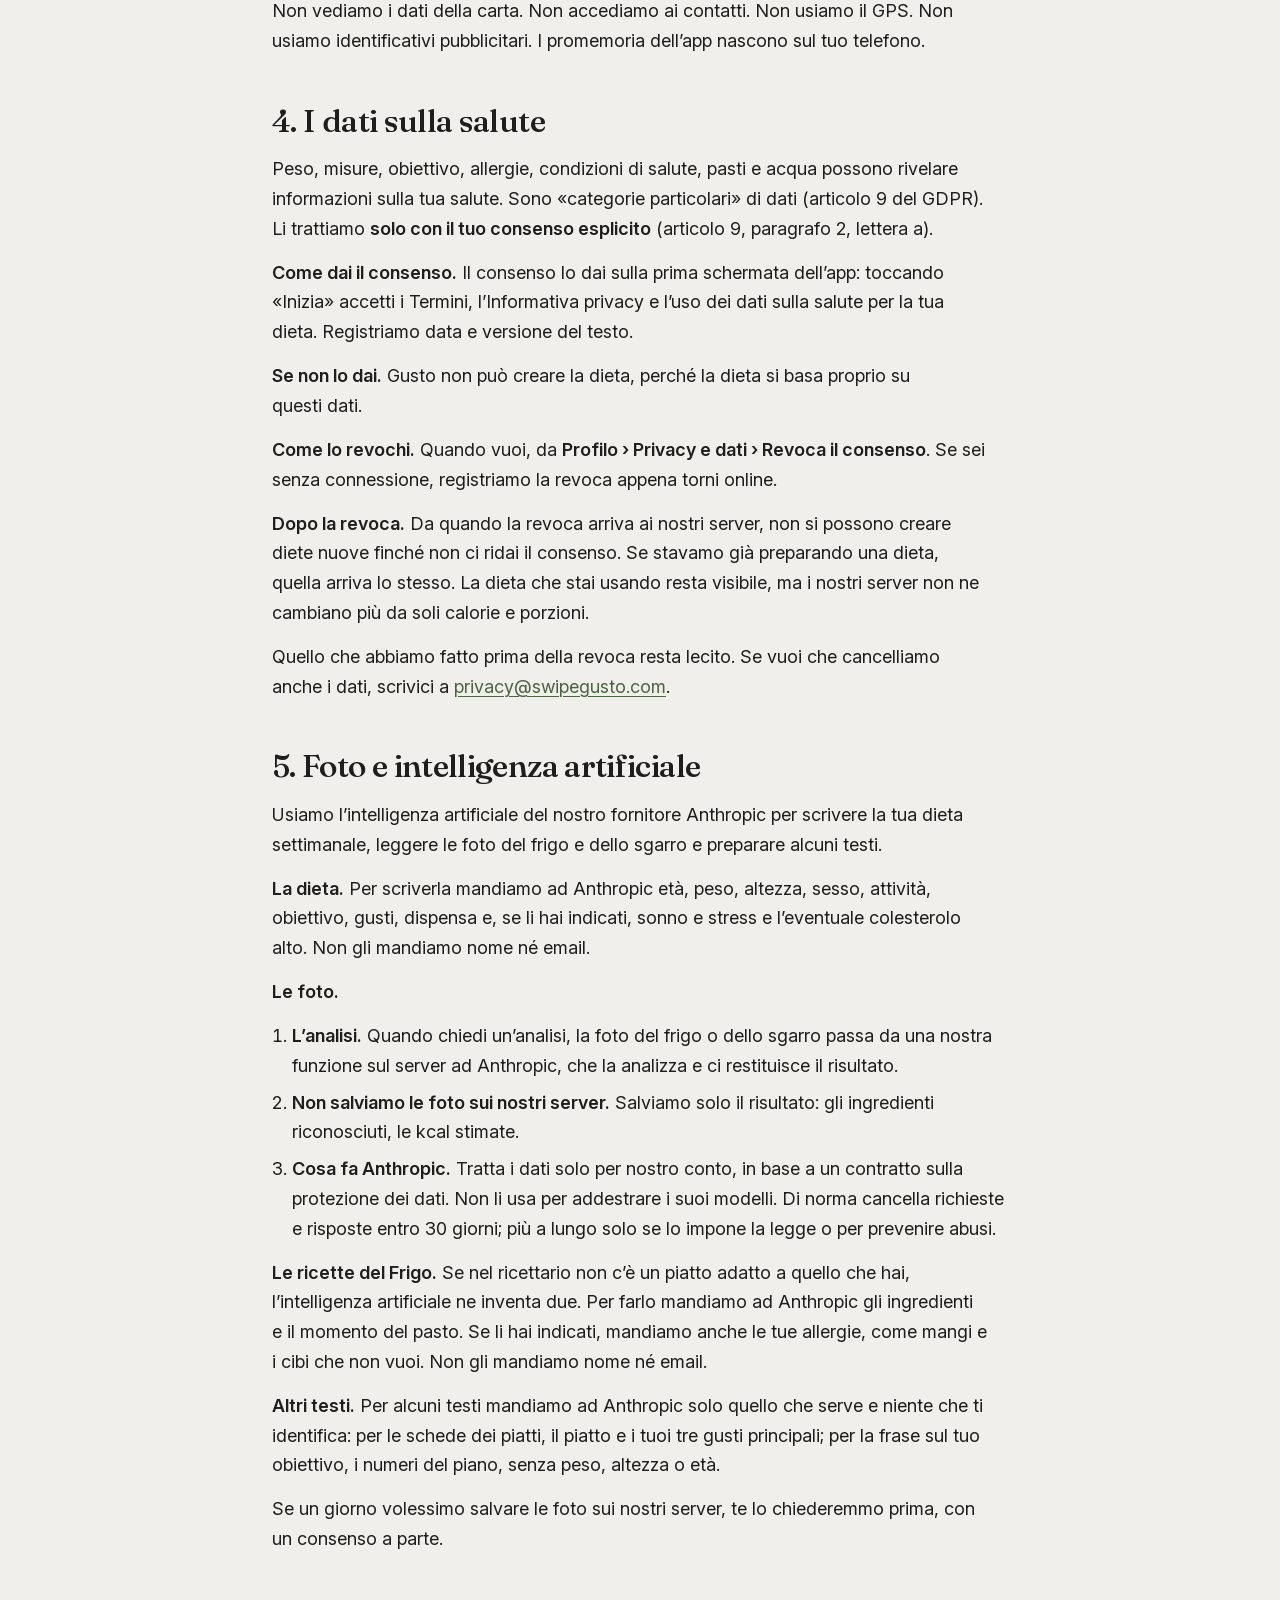
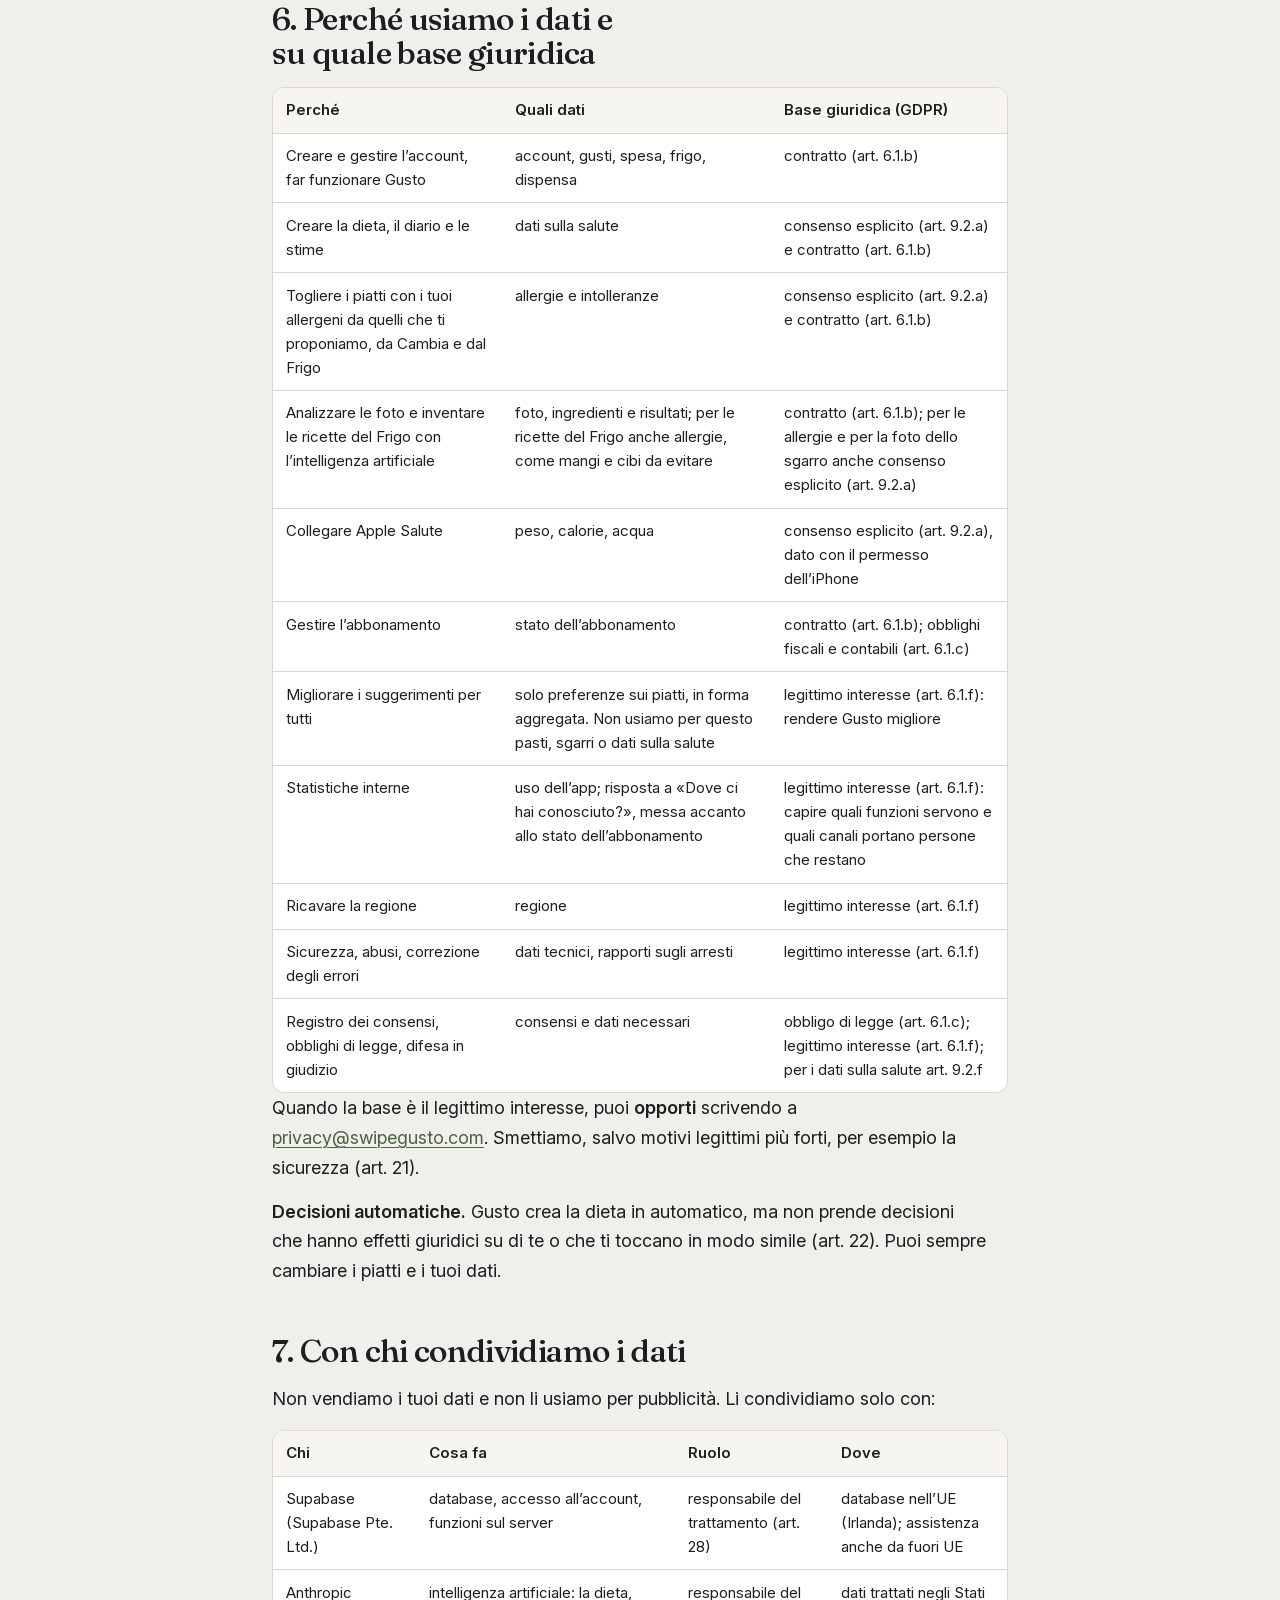
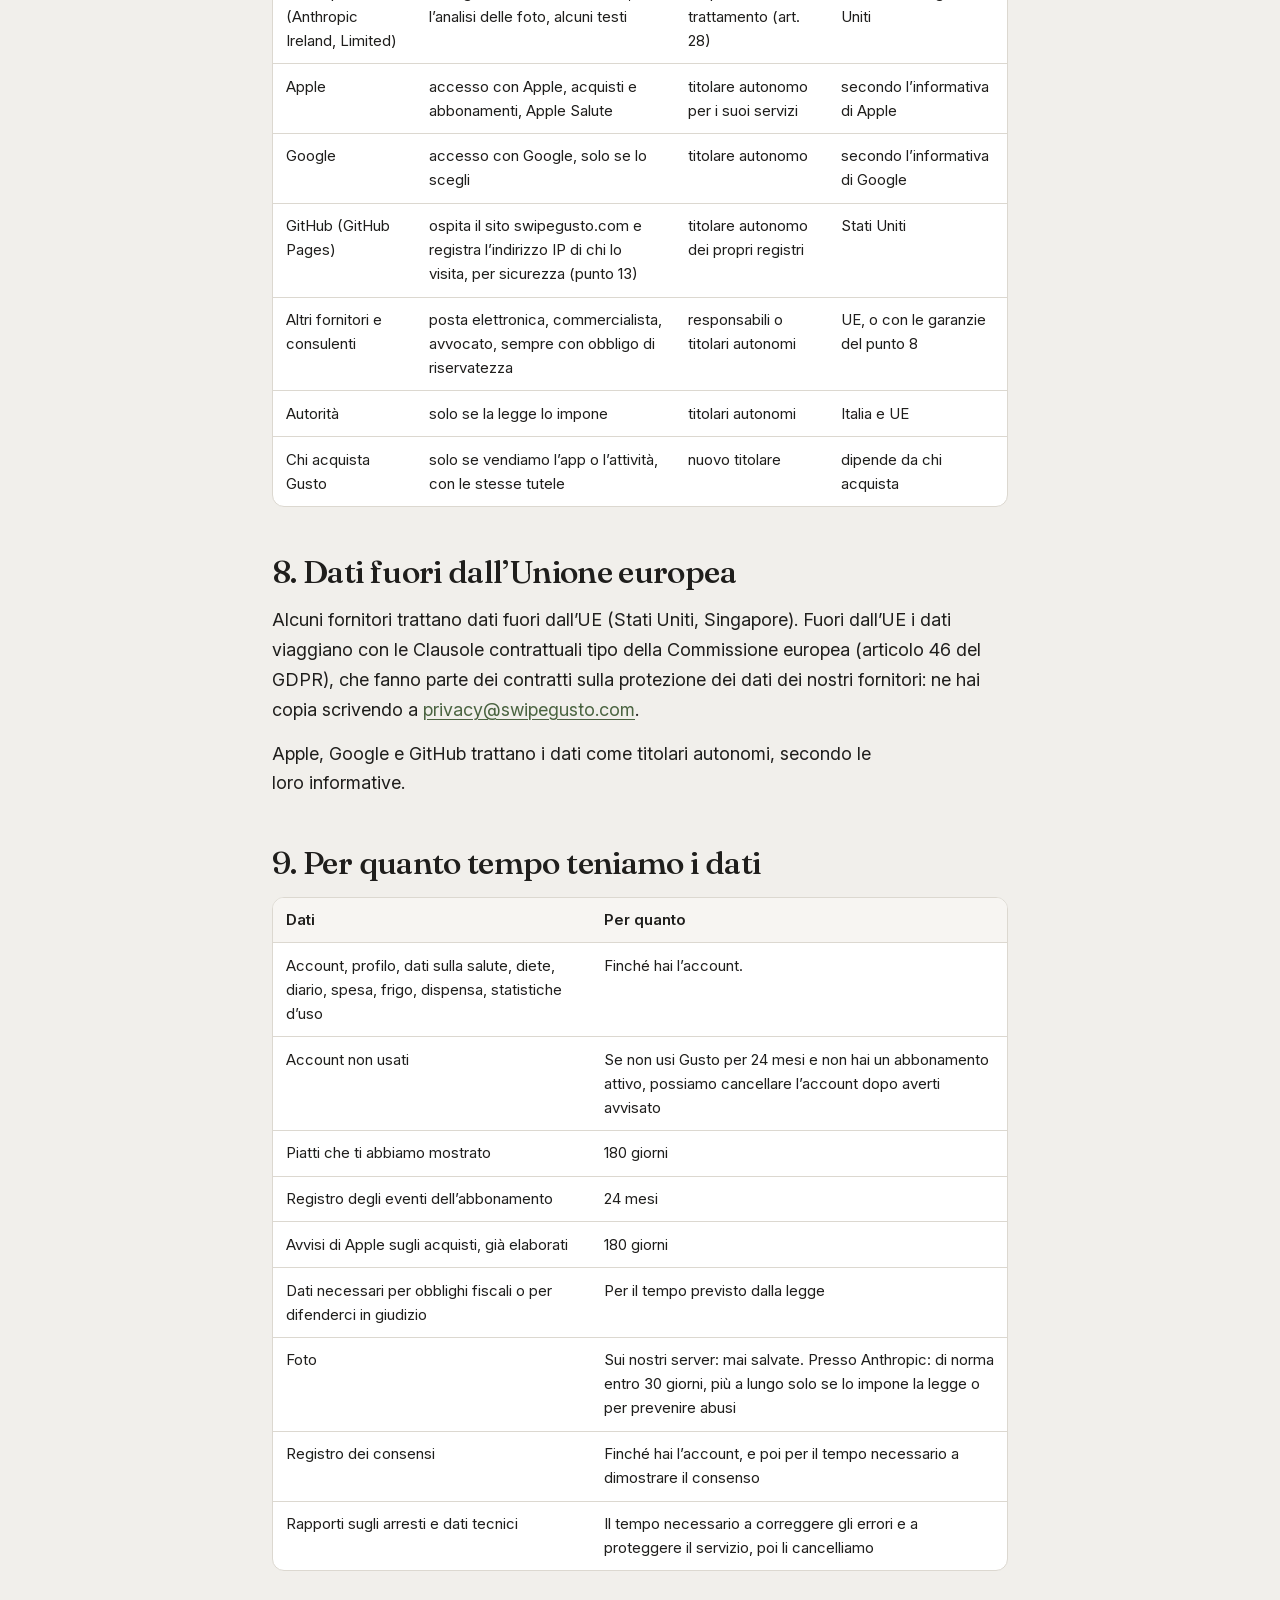
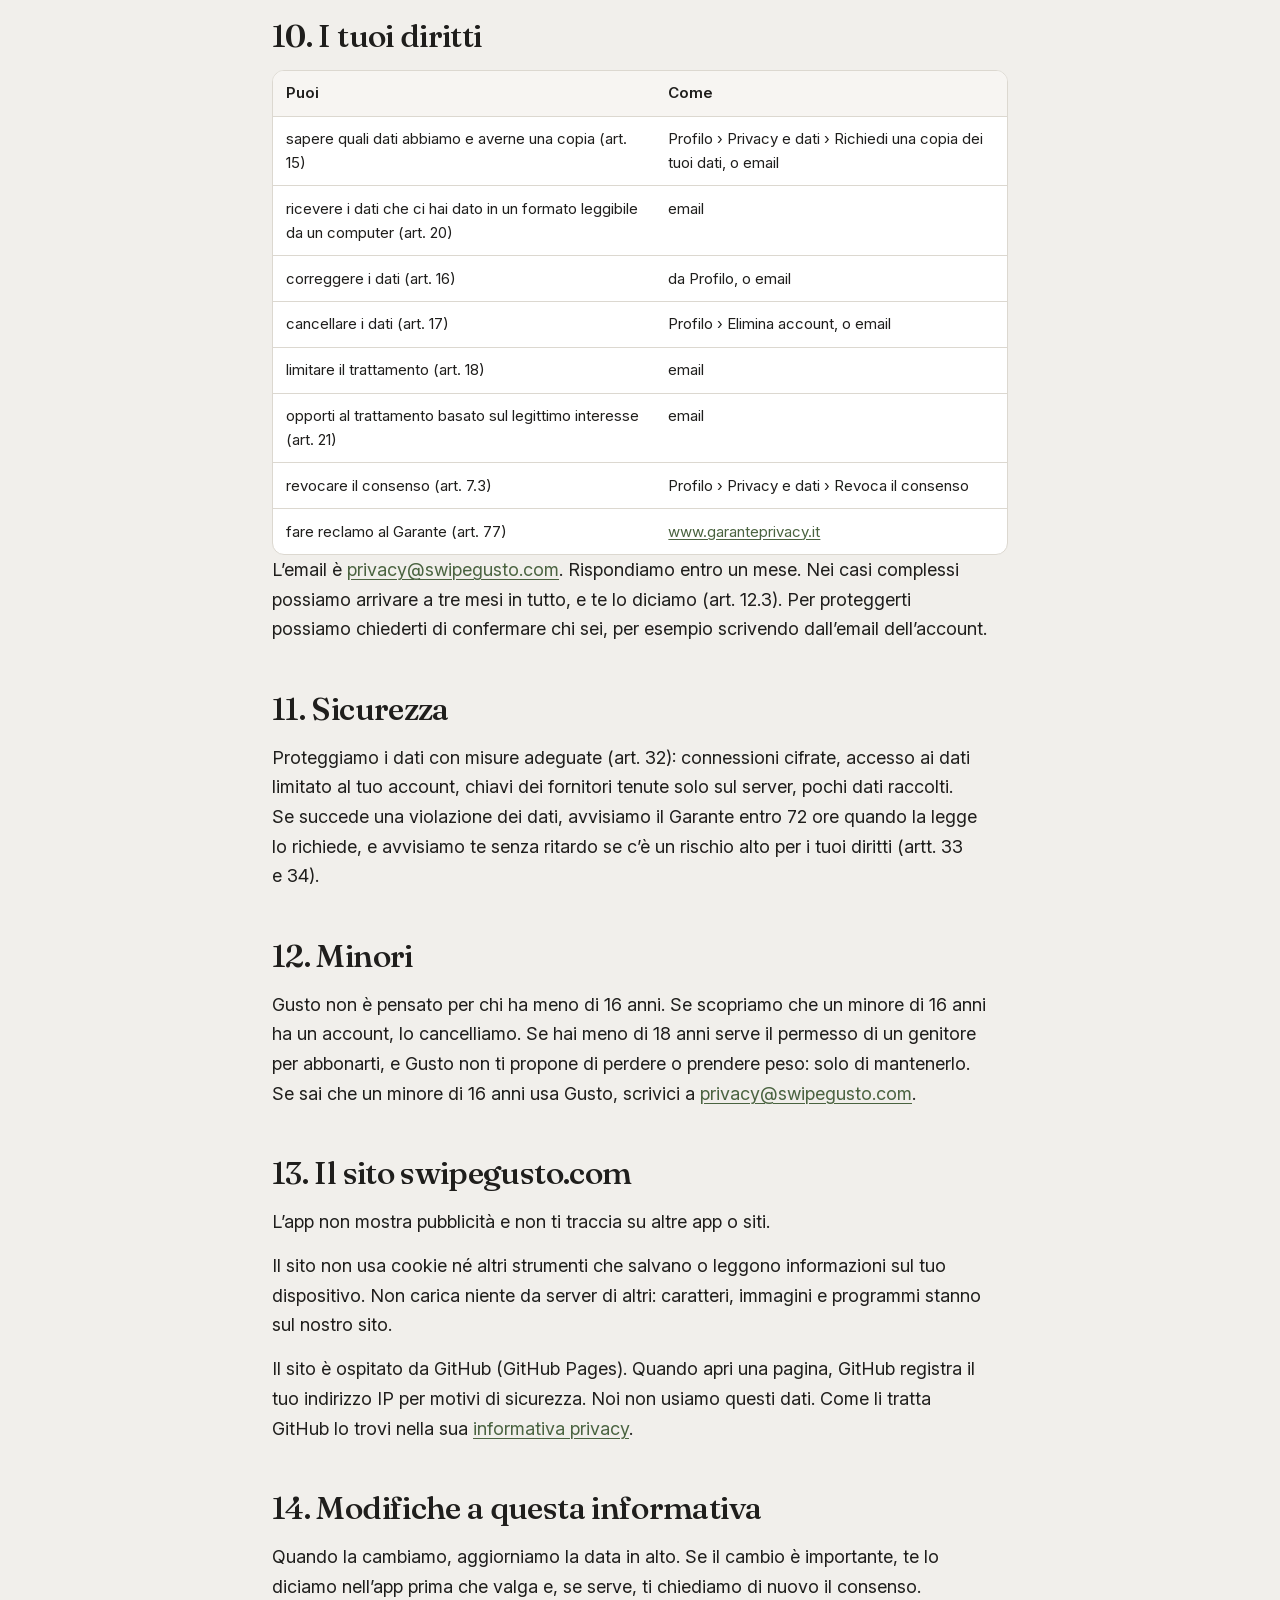
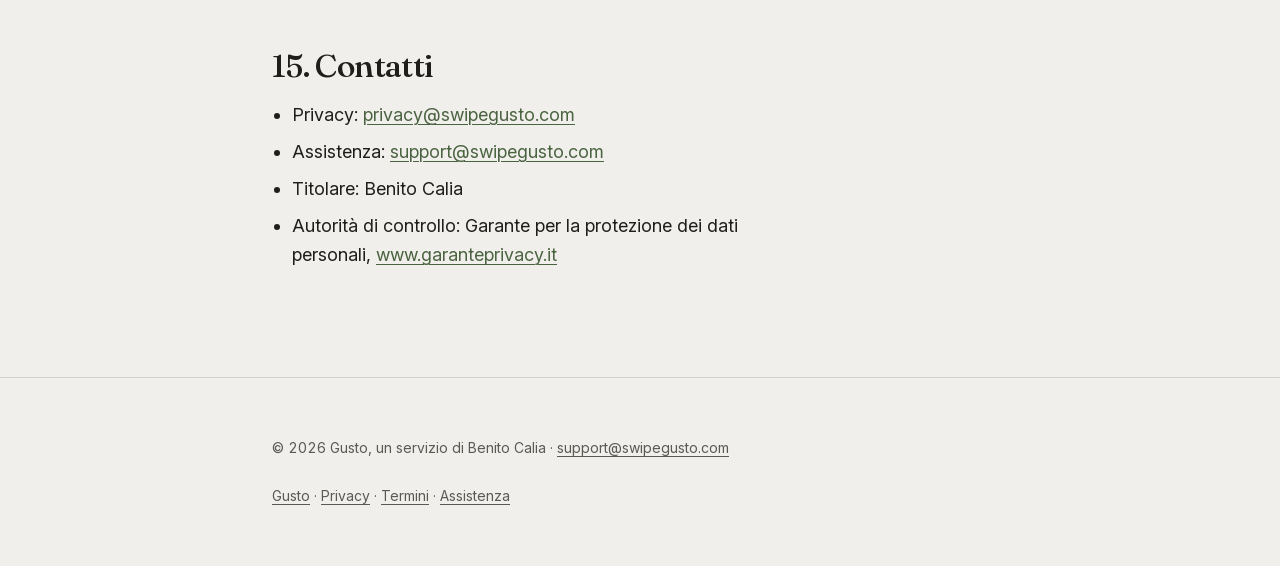
<file: privacy/index.html>
<!doctype html>
<html lang="it">
<head>
<meta charset="utf-8">
<meta name="viewport" content="width=device-width, initial-scale=1, viewport-fit=cover">
<title>Informativa privacy · Gusto</title>
<meta name="description" content="Quali dati tratta Gusto, perché, con chi li condivide, per quanto tempo e quali diritti hai.">
<meta property="og:type" content="website">
<meta property="og:locale" content="it_IT">
<meta property="og:title" content="Informativa privacy · Gusto">
<meta property="og:image" content="https://swipegusto.com/img/condivisione.jpg">
<link rel="canonical" href="https://swipegusto.com/privacy/">
<meta name="theme-color" content="#F1EFEB">
<link rel="icon" href="../img/icona-64.png" type="image/png" sizes="64x64">
<link rel="apple-touch-icon" href="../img/icona-180.png">
<link rel="preload" href="../caratteri/inter-normal-latin.087dd8aa.woff2" as="font" type="font/woff2" crossorigin>
<style>:root{--sage50: #ECF1E4;--sage100: #DCE5D2;--sage300: #A8BC92;--sage500: #8FA67D;--sage700: #4A6340;--sage900: #3B4F34;--tomato50: #FBEDE9;--tomato100: #F3DCD5;--tomato300: #E5A493;--tomato500: #CE4E3B;--tomato700: #9C4437;--tomato900: #7F3D33;--ambra50: #F9F1E4;--ambra100: #F1E3C8;--ambra300: #DDB077;--ambra500: #B9873F;--ambra700: #84663C;--ambra900: #645031;--ambraTextOnFill: #84663C;--cool50: #EFF2F5;--cool100: #E2E7EB;--cool300: #C3CFD8;--cool500: #8296A8;--cool700: #556877;--cool900: #3F4E59;--surfaceBase: #F1EFEB;--surfaceAlt: #E9E6E1;--surfaceTint: #F7F5F2;--surfaceRaised: #FFFFFF;--creamDeep: #DAD5CC;--iconTileFill: #E9E6E1;--iconTileFillOnTint: #FFFFFF;--borderSoft: #DCD8D0;--borderStrong: #C6C1B8;--borderTrack: #E7E4DE;--borderControl: #898579;--textPrimary: #1F1E1C;--textSecondary: #5A5955;--textTertiary: #6F6D65;--textMuted: #6E6A5F;--textInverse: #FFFFFF;--vibePositiveBg: #ECF1E4;--allergenSelectedBg: #FBEDE9;--onbAccentText: #3B4F34;--textOnSageSoft: #3E4A38;--positiveText: #3B4F34;--brand: #4A6340;--azioneTesto: #4A6340;--barraMangiate: #4A6340;--tastoGrigio: #E9E6E1;--vetroPieno: #F7F5F2;--spacingXs: 4px;--spacingSm: 8px;--spacingMd: 12px;--spacingLg: 16px;--spacingXl: 24px;--spacing2xl: 32px;--radiusSm: 12px;--radiusMd: 16px;--radiusLg: 20px;--radiusXl: 24px;--radius2xl: 30px}:root{ --fondo: #f6f4ef; --fondo-alto: #ffffff; --fondo-tinto: #ecebe4; --inchiostro: #1d1c1a; --inchiostro-2: #55524c; --filo: color-mix(in srgb, var(--inchiostro) 14%, transparent);--azione: #2f5d3a; --su-azione: #ffffff; --titoli: Georgia, "Times New Roman", serif;--testo: system-ui, -apple-system, "Segoe UI", Roboto, sans-serif;--peso-titoli: 600; --t-manifesto: clamp(2.75rem, 1.5rem + 5vw, 5.25rem);--t-sezione: clamp(2.125rem, 1.4rem + 2.6vw, 3.25rem);--t-voce: 1.5625rem;--t-guida: clamp(1.125rem, 1.05rem + 0.4vw, 1.3125rem);--t-testo: clamp(1rem, 0.95rem + 0.25vw, 1.125rem);--t-nota: 0.875rem; --margine: clamp(1rem, 4.4vw, 4rem);--respiro-1: clamp(3.5rem, 8.4vw, 7.5rem);--respiro-2: clamp(4.5rem, 10vw, 9rem);--respiro-3: clamp(6rem, 12.2vw, 11rem);--passo: clamp(1rem, 2.2vw, 2rem);--raggio: 14px; --veloce: 120ms;--medio: 220ms;--lento: 420ms;--curva: cubic-bezier(0.23, 1, 0.32, 1)}*, *::before, *::after{box-sizing: border-box}html{-webkit-text-size-adjust: 100%;text-size-adjust: 100%;scroll-padding-top: 5.5rem}body{margin: 0;background: var(--fondo);color: var(--inchiostro);font: 400 var(--t-testo)/1.6 var(--testo);-webkit-font-smoothing: antialiased;text-rendering: optimizeLegibility;font-synthesis: none}h1, h2, h3, h4{margin: 0;font-family: var(--titoli);font-weight: var(--peso-titoli);line-height: 1.08;letter-spacing: -0.02em;text-wrap: balance}h1{font-size: var(--t-manifesto);max-width: 20ch}h2{font-size: var(--t-sezione);max-width: 30ch}h3{font-size: var(--t-voce);line-height: 1.2;max-width: 40ch}p, li{margin: 0;max-width: 65ch;text-wrap: pretty}.guida{font-size: var(--t-guida);line-height: 1.5;color: var(--inchiostro-2)}.nota{font-size: var(--t-nota);color: var(--inchiostro-2)}.numeri{font-variant-numeric: tabular-nums}img, video, svg{display: block;max-width: 100%;height: auto} ::selection{background: color-mix(in srgb, var(--azione) 24%, transparent);color: var(--inchiostro)}:focus-visible{outline: 3px solid var(--azione);outline-offset: 3px;border-radius: 4px}a{color: inherit;text-decoration-thickness: 0.08em;text-underline-offset: 0.2em}input, textarea{caret-color: var(--azione)} .salta{position: absolute;left: 1rem;top: -5rem;z-index: 100;padding: 0.75rem 1rem;border-radius: 8px;background: var(--inchiostro);color: var(--fondo)}.salta:focus{top: 1rem} .contenitore{width: min(100% - 2 * var(--margine), 82rem);margin-inline: auto}.griglia{display: grid;grid-template-columns: repeat(12, minmax(0, 1fr));gap: var(--passo)}.sezione{padding-block: var(--respiro-1)}.sezione--ampia{padding-block: var(--respiro-2)}.sezione--grande{padding-block: var(--respiro-3)}.sezione--tinta{background: var(--fondo-tinto)}@media (max-width: 60rem){.griglia > *{grid-column: 1 / -1 !important}} .barra{position: sticky;top: 0;z-index: 10;background: color-mix(in srgb, var(--fondo) 90%, transparent);backdrop-filter: blur(14px);-webkit-backdrop-filter: blur(14px);padding-top: env(safe-area-inset-top)}.barra > .contenitore{display: flex;align-items: center;justify-content: space-between;gap: 1rem;min-height: 4.25rem}.barra nav{display: flex;gap: 0.25rem}.barra nav a{display: inline-flex;align-items: center;min-height: 44px;padding-inline: 0.75rem;border-radius: 8px;text-decoration: none;white-space: nowrap;font-size: var(--t-nota)}.marchio{display: inline-flex;align-items: center;min-height: 44px;font: var(--peso-titoli) 1.375rem/1 var(--titoli);text-decoration: none}@media (max-width: 40rem){.barra nav{display: none}} .tasto{display: inline-flex;align-items: center;justify-content: center;gap: 0.5rem;min-height: 48px;padding: 0 1.5rem;border: 0;border-radius: 999px;background: var(--azione);color: var(--su-azione);font: 600 1rem/1 var(--testo);text-decoration: none;white-space: nowrap;cursor: pointer;transition: transform var(--veloce) var(--curva), background-color var(--medio) var(--curva)}.tasto:active{transform: scale(0.97)}.tasto--quieto{background: transparent;color: var(--inchiostro);box-shadow: inset 0 0 0 1.5px var(--filo)}.tasto[disabled], .tasto[aria-disabled="true"]{opacity: 0.5;cursor: not-allowed}.tasto[aria-busy="true"]{cursor: progress;opacity: 0.8}@media (hover: hover){.tasto:hover{background: color-mix(in srgb, var(--azione) 88%, black)}.tasto--quieto:hover{background: color-mix(in srgb, var(--inchiostro) 6%, transparent)}.barra nav a:hover{background: color-mix(in srgb, var(--inchiostro) 6%, transparent)}}@media (max-width: 40rem){.tasto--largo{display: flex;width: 100%}} label{display: block;margin-bottom: 0.4rem;font-weight: 600}input:not([type="checkbox"]):not([type="radio"]), textarea, select{width: 100%;min-height: 48px;padding: 0.6rem 0.9rem;border: 1.5px solid var(--filo);border-radius: 10px;background: var(--fondo-alto);color: var(--inchiostro);font: inherit;font-size: max(1rem, 16px)}[aria-invalid="true"]{border-color: #b3261e}.errore{margin-top: 0.4rem;color: #8c1d18;font-size: var(--t-nota)} .pie{padding-block: 3rem calc(3rem + env(safe-area-inset-bottom));border-top: 1px solid var(--filo);color: var(--inchiostro-2);font-size: var(--t-nota)}.pie a{display: inline-flex;align-items: center;min-height: 44px} @media (prefers-reduced-motion: no-preference){.entra{animation: entra var(--lento) var(--curva) both}.entra:nth-child(2){animation-delay: 40ms}.entra:nth-child(3){animation-delay: 80ms}@keyframes entra{from{opacity: 0;transform: translateY(8px)}}}@media (prefers-reduced-motion: reduce){*, *::before, *::after{animation-duration: 0.01ms !important;transition-duration: 0.01ms !important;scroll-behavior: auto !important}}@font-face{font-family: "Fraunces";font-style: normal;font-weight: 380 640;font-display: swap;src: url("../caratteri/fraunces-normal-latin.b8db2d49.woff2") format("woff2")}@font-face{font-family: "Inter";font-style: normal;font-weight: 400 600;font-display: swap;src: url("../caratteri/inter-normal-latin.087dd8aa.woff2") format("woff2")}:root{--fondo: var(--surfaceBase);--fondo-alto: var(--surfaceRaised);--fondo-tinto: var(--surfaceAlt);--inchiostro: var(--textPrimary);--inchiostro-2: var(--textSecondary);--azione: var(--sage700);--su-azione: var(--textInverse);--titoli: "Fraunces", Georgia, serif;--testo: "Inter", system-ui, -apple-system, sans-serif;--peso-titoli: 520;--t-manifesto: clamp(2.5rem, 1.6rem + 3.4vw, 4rem);--t-sezione: clamp(1.5rem, 1.25rem + 1vw, 2rem);--t-voce: 1.1875rem}.legale{padding-block: clamp(2.5rem, 6vw, 5rem) var(--respiro-1)}.legale .contenitore{max-width: 46rem}.legale h1{margin-bottom: 0.75rem}.legale .versione{color: var(--inchiostro-2);font-size: var(--t-nota);margin-bottom: 2rem}.legale h2{margin: 3rem 0 1rem;scroll-margin-top: 6rem}.legale h3{margin: 2rem 0 0.6rem;font-family: var(--testo);font-weight: 600;font-size: var(--t-voce);letter-spacing: 0}.legale p, .legale li{line-height: 1.65}.legale p + p, .legale p + ul, .legale ul + p, .legale p + ol, .legale ol + p, .legale table + p, .legale p + table{margin-top: 0.9rem}.legale ul, .legale ol{padding-left: 1.25rem;margin: 0.6rem 0 0;display: grid;gap: 0.45rem}.legale a{color: var(--azioneTesto);text-underline-offset: 0.15em}.legale strong{font-weight: 600} .indice{margin: 0 0 2.5rem;padding: 1.25rem 1.5rem;border-radius: var(--raggio);background: var(--fondo-tinto)}.indice p{font-weight: 600;margin-bottom: 0.4rem}.indice ol{columns: 2 16rem;display: block;margin: 0}.indice li{break-inside: avoid}.indice a{display: inline-flex;align-items: center;min-height: 44px} .tabella{overflow-x: auto;margin-top: 1rem;border: 1px solid var(--borderSoft);border-radius: 12px;background: var(--fondo-alto)}.legale table{border-collapse: collapse;width: 100%;min-width: 34rem;font-size: 0.9375rem}.legale th, .legale td{padding: 0.65rem 0.8rem;text-align: left;vertical-align: top;border-bottom: 1px solid var(--borderSoft)}.legale tr:last-child td{border-bottom: 0}.legale th{font-weight: 600;background: var(--surfaceTint)}.modulo{margin-top: 1rem;padding: 1rem 1.25rem;border-left: 3px solid var(--sage500);background: var(--fondo-alto);border-radius: 0 12px 12px 0}.modulo p + p{margin-top: 0.35rem} .segnaposto{display: inline-block;background: var(--tomato700);color: #fff;padding: 0.05em 0.45em;border-radius: 4px;font-weight: 600;letter-spacing: 0.02em;line-height: 1.45}.segnaposto-blocco{margin-block: 1rem;padding: 0.9rem 1.1rem;border: 2px dashed var(--tomato700);border-radius: 12px;background: var(--tomato50);color: var(--textPrimary)}.segnaposto-blocco::before{content: "SEGNAPOSTO · DA TOGLIERE PRIMA DI PUBBLICARE";display: block;margin-bottom: 0.4rem;font: 600 0.75rem/1.2 var(--testo);letter-spacing: 0.08em}.pie .contenitore{display: grid;gap: 0.25rem;max-width: 46rem} .legale-pagina .marchio{font-weight: 600;font-size: 1.5625rem;letter-spacing: -0.02em} @media (max-width: 40rem){.tabella{border: 0;background: none;overflow: visible}.legale table{min-width: 0}.legale thead{position: absolute;width: 1px;height: 1px;overflow: hidden;clip: rect(0 0 0 0);white-space: nowrap}.legale table, .legale tbody, .legale tr, .legale td{display: block}.legale tr{margin-bottom: 0.75rem;padding: 0.75rem 0.9rem;border: 1px solid var(--borderSoft);border-radius: 12px;background: var(--fondo-alto)}.legale td{padding: 0.2rem 0;border: 0}.legale td::before{content: attr(data-etichetta);display: block;font-size: 0.8125rem;font-weight: 600;color: var(--inchiostro-2)}.legale td:first-child{font-weight: 600}.legale td:first-child::before{content: none}}.pie a{color: inherit}</style>
</head>
<body class="legale-pagina">
<a class="salta" href="#contenuto">Salta al contenuto</a>
<header class="barra">
  <div class="contenitore">
    <a class="marchio" href="../" aria-label="Gusto, pagina iniziale">Gusto</a>
    <nav aria-label="Pagine legali">
      <a href="../privacy/" aria-current="page">Privacy</a>
      <a href="../termini/">Termini</a>
      <a href="https://swipegusto.com/support/">Assistenza</a>
    </nav>
  </div>
</header>

<main id="contenuto" class="legale">
  <div class="contenitore">
    <h1>Informativa privacy</h1>
    <p class="versione">Versione del 12 novembre 2026</p>
    <p>Questa informativa spiega quali dati personali tratta Gusto, perché, con chi li condivide e quali diritti hai (articoli 13 e 14 del Regolamento UE 2016/679, «GDPR»). Vale per l’app Gusto per iPhone e per il sito swipegusto.com.</p>

    <nav class="indice" aria-label="In questa pagina">
      <p>In questa pagina</p>
      <ol>
        <li><a href="#titolare">Chi tratta i tuoi dati</a></li>
        <li><a href="#in-breve">In breve</a></li>
        <li><a href="#quali-dati">Quali dati trattiamo</a></li>
        <li><a href="#salute">I dati sulla salute</a></li>
        <li><a href="#foto-ia">Foto e intelligenza artificiale</a></li>
        <li><a href="#perche">Perché e su quale base</a></li>
        <li><a href="#con-chi">Con chi condividiamo i dati</a></li>
        <li><a href="#fuori-ue">Dati fuori dall’Unione europea</a></li>
        <li><a href="#quanto">Per quanto tempo</a></li>
        <li><a href="#diritti">I tuoi diritti</a></li>
        <li><a href="#sicurezza">Sicurezza</a></li>
        <li><a href="#minori">Minori</a></li>
        <li><a href="#sito">Il sito swipegusto.com</a></li>
        <li><a href="#modifiche">Modifiche</a></li>
        <li><a href="#contatti">Contatti</a></li>
      </ol>
    </nav>

    <h2 id="titolare">1. Chi tratta i tuoi dati</h2>
    <p>Titolare del trattamento: Benito Calia.<br>
    Per tutto quello che riguarda la privacy scrivi a <a href="mailto:privacy@swipegusto.com">privacy@swipegusto.com</a>.</p>
    <p>Non abbiamo nominato un responsabile della protezione dei dati (DPO). Per ogni domanda scrivi all’indirizzo qui sopra.</p>

    <h2 id="in-breve">2. In breve</h2>
    <ul>
      <li>Usiamo i tuoi dati per far funzionare Gusto: la tua dieta, il diario, la spesa, il frigo.</li>
      <li>Peso, misure, allergie e condizioni di salute sono dati sulla salute: li usiamo solo con il tuo consenso esplicito.</li>
      <li>Per scrivere la dieta e le ricette del Frigo, una parte di questi dati arriva al nostro fornitore di intelligenza artificiale, senza il tuo nome né la tua email.</li>
      <li>Gusto non mostra pubblicità, non vende i tuoi dati e non ti traccia su altre app o siti.</li>
      <li>Le foto del frigo e dello sgarro le analizza l’intelligenza artificiale del nostro fornitore: non le salviamo sui nostri server.</li>
      <li>Puoi avere una copia dei tuoi dati, correggerli, revocare il consenso ed eliminare l’account quando vuoi.</li>
    </ul>

    <h2 id="quali-dati">3. Quali dati trattiamo</h2>
    <h3>3.1 Dati che ci dai tu</h3>
    <div class="tabella">
      <table>
        <thead><tr><th scope="col">Dati</th><th scope="col">Esempi</th><th scope="col">Obbligatori?</th></tr></thead>
        <tbody>
          <tr><td data-etichetta="Dati">Account</td><td data-etichetta="Esempi">email, nome, come accedi (Apple, Google o email)</td><td data-etichetta="Obbligatori?">Sì</td></tr>
          <tr><td data-etichetta="Dati">Profilo e obiettivo</td><td data-etichetta="Esempi">età, sesso, altezza, peso, livello di attività, obiettivo</td><td data-etichetta="Obbligatori?">Sì, per la dieta</td></tr>
          <tr><td data-etichetta="Dati">Salute e alimentazione</td><td data-etichetta="Esempi">allergie, intolleranze, condizioni di salute che scegli di indicare (per esempio diabete, pressione alta o colesterolo alto), sonno e stress se li indichi, pasti segnati, sgarri, bicchieri d’acqua, pesate</td><td data-etichetta="Obbligatori?">Sì, per la dieta. Le condizioni di salute solo se le indichi</td></tr>
          <tr><td data-etichetta="Dati">Gusti e cucina</td><td data-etichetta="Esempi">cibi che ti piacciono o no, tempo per cucinare, porzioni, lista della spesa, frigo, dispensa</td><td data-etichetta="Obbligatori?">Sì, per la dieta</td></tr>
          <tr><td data-etichetta="Dati">Foto</td><td data-etichetta="Esempi">foto del frigo e dello sgarro</td><td data-etichetta="Obbligatori?">No</td></tr>
          <tr><td data-etichetta="Dati">«Dove ci hai conosciuto?»</td><td data-etichetta="Esempi">per esempio TikTok, Instagram, un amico. Puoi saltare la domanda</td><td data-etichetta="Obbligatori?">No</td></tr>
          <tr><td data-etichetta="Dati">Messaggi</td><td data-etichetta="Esempi">quello che ci scrivi per email</td><td data-etichetta="Obbligatori?">No</td></tr>
        </tbody>
      </table>
    </div>
    <p>Senza i dati obbligatori non possiamo creare la tua dieta.</p>

    <h3>3.2 Dati raccolti in automatico</h3>
    <div class="tabella">
      <table>
        <thead><tr><th scope="col">Dati</th><th scope="col">Come</th><th scope="col">Perché</th></tr></thead>
        <tbody>
          <tr><td data-etichetta="Dati">Codice dell’account</td><td data-etichetta="Come">lo crea il nostro database</td><td data-etichetta="Perché">collegare i dati a te</td></tr>
          <tr><td data-etichetta="Dati">Stato dell’abbonamento</td><td data-etichetta="Come">da Apple: piano, prova, scadenze, codici delle transazioni. Mai i dati della carta</td><td data-etichetta="Perché">sapere se puoi usare Gusto</td></tr>
          <tr><td data-etichetta="Dati">Uso dell’app</td><td data-etichetta="Come">alcuni passaggi, legati al tuo account: in quali giorni apri l’app, quando apri il Frigo, segni un pasto o un bicchiere, cambi un piatto, e a che punto arrivi nelle prime schermate e nella schermata dell’abbonamento (per esempio se hai visto i piani o iniziato la prova). Non registriamo i testi che scrivi né i nomi dei piatti</td><td data-etichetta="Perché">statistiche interne (punto 6)</td></tr>
          <tr><td data-etichetta="Dati">Regione</td><td data-etichetta="Come">la leggiamo dalle impostazioni del telefono (Lingua e zona), se indicano una regione. Non usiamo l’indirizzo IP né il GPS. Puoi chiederci di toglierla</td><td data-etichetta="Perché">dare più spazio ai piatti della tua zona</td></tr>
          <tr><td data-etichetta="Dati">Rapporti sugli arresti dell’app</td><td data-etichetta="Come">li prepara l’iPhone. Non sono collegati al tuo account</td><td data-etichetta="Perché">correggere gli errori</td></tr>
          <tr><td data-etichetta="Dati">Dati tecnici</td><td data-etichetta="Come">indirizzo IP, data e ora delle richieste, nei registri tecnici dei nostri fornitori di server</td><td data-etichetta="Perché">sicurezza e funzionamento</td></tr>
          <tr><td data-etichetta="Dati">Consensi</td><td data-etichetta="Come">cosa hai scelto, quando, e su quale versione del testo</td><td data-etichetta="Perché">dimostrare il tuo consenso</td></tr>
        </tbody>
      </table>
    </div>

    <h3>3.3 Apple Salute (solo se lo colleghi)</h3>
    <p>Se ci dai il permesso, Gusto <strong>legge</strong> il tuo peso da Apple Salute e <strong>scrive</strong> le calorie dei pasti e l’acqua che segni. Il peso che importi diventa una delle tue pesate in Gusto. Teniamo un registro delle scritture, per non scrivere due volte lo stesso dato. Non usiamo i dati di Apple Salute per pubblicità o marketing, non li vendiamo e non li diamo ad altri per questi scopi. Puoi togliere il permesso quando vuoi dalle impostazioni dell’iPhone.</p>

    <h3>3.4 Cosa non raccogliamo</h3>
    <p>Non vediamo i dati della carta. Non accediamo ai contatti. Non usiamo il GPS. Non usiamo identificativi pubblicitari. I promemoria dell’app nascono sul tuo telefono.</p>

    <h2 id="salute">4. I dati sulla salute</h2>
    <p>Peso, misure, obiettivo, allergie, condizioni di salute, pasti e acqua possono rivelare informazioni sulla tua salute. Sono «categorie particolari» di dati (articolo 9 del GDPR). Li trattiamo <strong>solo con il tuo consenso esplicito</strong> (articolo 9, paragrafo 2, lettera a).</p>
    <p><strong>Come dai il consenso.</strong> Il consenso lo dai sulla prima schermata dell’app: toccando «Inizia» accetti i Termini, l’Informativa privacy e l’uso dei dati sulla salute per la tua dieta. Registriamo data e versione del testo.</p>
    <p><strong>Se non lo dai.</strong> Gusto non può creare la dieta, perché la dieta si basa proprio su questi dati.</p>
    <p><strong>Come lo revochi.</strong> Quando vuoi, da <strong>Profilo › Privacy e dati › Revoca il consenso</strong>. Se sei senza connessione, registriamo la revoca appena torni online.</p>
    <p><strong>Dopo la revoca.</strong> Da quando la revoca arriva ai nostri server, non si possono creare diete nuove finché non ci ridai il consenso. Se stavamo già preparando una dieta, quella arriva lo stesso. La dieta che stai usando resta visibile, ma i nostri server non ne cambiano più da soli calorie e porzioni.</p>
    <p>Quello che abbiamo fatto prima della revoca resta lecito. Se vuoi che cancelliamo anche i dati, scrivici a <a href="mailto:privacy@swipegusto.com">privacy@swipegusto.com</a>.</p>

    <h2 id="foto-ia">5. Foto e intelligenza artificiale</h2>
    <p>Usiamo l’intelligenza artificiale del nostro fornitore Anthropic per scrivere la tua dieta settimanale, leggere le foto del frigo e dello sgarro e preparare alcuni testi.</p>
    <p><strong>La dieta.</strong> Per scriverla mandiamo ad Anthropic età, peso, altezza, sesso, attività, obiettivo, gusti, dispensa e, se li hai indicati, sonno e stress e l’eventuale colesterolo alto. Non gli mandiamo nome né email.</p>
    <p><strong>Le foto.</strong></p>
    <ol>
      <li><strong>L’analisi.</strong> Quando chiedi un’analisi, la foto del frigo o dello sgarro passa da una nostra funzione sul server ad Anthropic, che la analizza e ci restituisce il risultato.</li>
      <li><strong>Non salviamo le foto sui nostri server.</strong> Salviamo solo il risultato: gli ingredienti riconosciuti, le kcal stimate.</li>
      <li><strong>Cosa fa Anthropic.</strong> Tratta i dati solo per nostro conto, in base a un contratto sulla protezione dei dati. Non li usa per addestrare i suoi modelli. Di norma cancella richieste e risposte entro 30 giorni; più a lungo solo se lo impone la legge o per prevenire abusi.</li>
    </ol>
    <p><strong>Le ricette del Frigo.</strong> Se nel ricettario non c’è un piatto adatto a quello che hai, l’intelligenza artificiale ne inventa due. Per farlo mandiamo ad Anthropic gli ingredienti e il momento del pasto. Se li hai indicati, mandiamo anche le tue allergie, come mangi e i cibi che non vuoi. Non gli mandiamo nome né email.</p>
    <p><strong>Altri testi.</strong> Per alcuni testi mandiamo ad Anthropic solo quello che serve e niente che ti identifica: per le schede dei piatti, il piatto e i tuoi tre gusti principali; per la frase sul tuo obiettivo, i numeri del piano, senza peso, altezza o età.</p>
    <p>Se un giorno volessimo salvare le foto sui nostri server, te lo chiederemmo prima, con un consenso a parte.</p>

    <h2 id="perche">6. Perché usiamo i dati e su quale base giuridica</h2>
    <div class="tabella">
      <table>
        <thead><tr><th scope="col">Perché</th><th scope="col">Quali dati</th><th scope="col">Base giuridica (GDPR)</th></tr></thead>
        <tbody>
          <tr><td data-etichetta="Perché">Creare e gestire l’account, far funzionare Gusto</td><td data-etichetta="Quali dati">account, gusti, spesa, frigo, dispensa</td><td data-etichetta="Base giuridica (GDPR)">contratto (art. 6.1.b)</td></tr>
          <tr><td data-etichetta="Perché">Creare la dieta, il diario e le stime</td><td data-etichetta="Quali dati">dati sulla salute</td><td data-etichetta="Base giuridica (GDPR)">consenso esplicito (art. 9.2.a) e contratto (art. 6.1.b)</td></tr>
          <tr><td data-etichetta="Perché">Togliere i piatti con i tuoi allergeni da quelli che ti proponiamo, da Cambia e dal Frigo</td><td data-etichetta="Quali dati">allergie e intolleranze</td><td data-etichetta="Base giuridica (GDPR)">consenso esplicito (art. 9.2.a) e contratto (art. 6.1.b)</td></tr>
          <tr><td data-etichetta="Perché">Analizzare le foto e inventare le ricette del Frigo con l’intelligenza artificiale</td><td data-etichetta="Quali dati">foto, ingredienti e risultati; per le ricette del Frigo anche allergie, come mangi e cibi da evitare</td><td data-etichetta="Base giuridica (GDPR)">contratto (art. 6.1.b); per le allergie e per la foto dello sgarro anche consenso esplicito (art. 9.2.a)</td></tr>
          <tr><td data-etichetta="Perché">Collegare Apple Salute</td><td data-etichetta="Quali dati">peso, calorie, acqua</td><td data-etichetta="Base giuridica (GDPR)">consenso esplicito (art. 9.2.a), dato con il permesso dell’iPhone</td></tr>
          <tr><td data-etichetta="Perché">Gestire l’abbonamento</td><td data-etichetta="Quali dati">stato dell’abbonamento</td><td data-etichetta="Base giuridica (GDPR)">contratto (art. 6.1.b); obblighi fiscali e contabili (art. 6.1.c)</td></tr>
          <tr><td data-etichetta="Perché">Migliorare i suggerimenti per tutti</td><td data-etichetta="Quali dati">solo preferenze sui piatti, in forma aggregata. Non usiamo per questo pasti, sgarri o dati sulla salute</td><td data-etichetta="Base giuridica (GDPR)">legittimo interesse (art. 6.1.f): rendere Gusto migliore</td></tr>
          <tr><td data-etichetta="Perché">Statistiche interne</td><td data-etichetta="Quali dati">uso dell’app; risposta a «Dove ci hai conosciuto?», messa accanto allo stato dell’abbonamento</td><td data-etichetta="Base giuridica (GDPR)">legittimo interesse (art. 6.1.f): capire quali funzioni servono e quali canali portano persone che restano</td></tr>
          <tr><td data-etichetta="Perché">Ricavare la regione</td><td data-etichetta="Quali dati">regione</td><td data-etichetta="Base giuridica (GDPR)">legittimo interesse (art. 6.1.f)</td></tr>
          <tr><td data-etichetta="Perché">Sicurezza, abusi, correzione degli errori</td><td data-etichetta="Quali dati">dati tecnici, rapporti sugli arresti</td><td data-etichetta="Base giuridica (GDPR)">legittimo interesse (art. 6.1.f)</td></tr>
          <tr><td data-etichetta="Perché">Registro dei consensi, obblighi di legge, difesa in giudizio</td><td data-etichetta="Quali dati">consensi e dati necessari</td><td data-etichetta="Base giuridica (GDPR)">obbligo di legge (art. 6.1.c); legittimo interesse (art. 6.1.f); per i dati sulla salute art. 9.2.f</td></tr>
        </tbody>
      </table>
    </div>
    <p>Quando la base è il legittimo interesse, puoi <strong>opporti</strong> scrivendo a <a href="mailto:privacy@swipegusto.com">privacy@swipegusto.com</a>. Smettiamo, salvo motivi legittimi più forti, per esempio la sicurezza (art. 21).</p>
    <p><strong>Decisioni automatiche.</strong> Gusto crea la dieta in automatico, ma non prende decisioni che hanno effetti giuridici su di te o che ti toccano in modo simile (art. 22). Puoi sempre cambiare i piatti e i tuoi dati.</p>

    <h2 id="con-chi">7. Con chi condividiamo i dati</h2>
    <p>Non vendiamo i tuoi dati e non li usiamo per pubblicità. Li condividiamo solo con:</p>
    <div class="tabella">
      <table>
        <thead><tr><th scope="col">Chi</th><th scope="col">Cosa fa</th><th scope="col">Ruolo</th><th scope="col">Dove</th></tr></thead>
        <tbody>
          <tr><td data-etichetta="Chi">Supabase (Supabase Pte. Ltd.)</td><td data-etichetta="Cosa fa">database, accesso all’account, funzioni sul server</td><td data-etichetta="Ruolo">responsabile del trattamento (art. 28)</td><td data-etichetta="Dove">database nell’UE (Irlanda); assistenza anche da fuori UE</td></tr>
          <tr><td data-etichetta="Chi">Anthropic (Anthropic Ireland, Limited)</td><td data-etichetta="Cosa fa">intelligenza artificiale: la dieta, l’analisi delle foto, alcuni testi</td><td data-etichetta="Ruolo">responsabile del trattamento (art. 28)</td><td data-etichetta="Dove">dati trattati negli Stati Uniti</td></tr>
          <tr><td data-etichetta="Chi">Apple</td><td data-etichetta="Cosa fa">accesso con Apple, acquisti e abbonamenti, Apple Salute</td><td data-etichetta="Ruolo">titolare autonomo per i suoi servizi</td><td data-etichetta="Dove">secondo l’informativa di Apple</td></tr>
          <tr><td data-etichetta="Chi">Google</td><td data-etichetta="Cosa fa">accesso con Google, solo se lo scegli</td><td data-etichetta="Ruolo">titolare autonomo</td><td data-etichetta="Dove">secondo l’informativa di Google</td></tr>
          <tr><td data-etichetta="Chi">GitHub (GitHub Pages)</td><td data-etichetta="Cosa fa">ospita il sito swipegusto.com e registra l’indirizzo IP di chi lo visita, per sicurezza (punto 13)</td><td data-etichetta="Ruolo">titolare autonomo dei propri registri</td><td data-etichetta="Dove">Stati Uniti</td></tr>
          <tr><td data-etichetta="Chi">Altri fornitori e consulenti</td><td data-etichetta="Cosa fa">posta elettronica, commercialista, avvocato, sempre con obbligo di riservatezza</td><td data-etichetta="Ruolo">responsabili o titolari autonomi</td><td data-etichetta="Dove">UE, o con le garanzie del punto 8</td></tr>
          <tr><td data-etichetta="Chi">Autorità</td><td data-etichetta="Cosa fa">solo se la legge lo impone</td><td data-etichetta="Ruolo">titolari autonomi</td><td data-etichetta="Dove">Italia e UE</td></tr>
          <tr><td data-etichetta="Chi">Chi acquista Gusto</td><td data-etichetta="Cosa fa">solo se vendiamo l’app o l’attività, con le stesse tutele</td><td data-etichetta="Ruolo">nuovo titolare</td><td data-etichetta="Dove">dipende da chi acquista</td></tr>
        </tbody>
      </table>
    </div>

    <h2 id="fuori-ue">8. Dati fuori dall’Unione europea</h2>
    <p>Alcuni fornitori trattano dati fuori dall’UE (Stati Uniti, Singapore). Fuori dall’UE i dati viaggiano con le Clausole contrattuali tipo della Commissione europea (articolo 46 del GDPR), che fanno parte dei contratti sulla protezione dei dati dei nostri fornitori: ne hai copia scrivendo a <a href="mailto:privacy@swipegusto.com">privacy@swipegusto.com</a>.</p>
    <p>Apple, Google e GitHub trattano i dati come titolari autonomi, secondo le loro informative.</p>

    <h2 id="quanto">9. Per quanto tempo teniamo i dati</h2>
    <div class="tabella">
      <table>
        <thead><tr><th scope="col">Dati</th><th scope="col">Per quanto</th></tr></thead>
        <tbody>
          <tr><td data-etichetta="Dati">Account, profilo, dati sulla salute, diete, diario, spesa, frigo, dispensa, statistiche d’uso</td><td data-etichetta="Per quanto">Finché hai l’account.</td></tr>
          <tr><td data-etichetta="Dati">Account non usati</td><td data-etichetta="Per quanto">Se non usi Gusto per 24 mesi e non hai un abbonamento attivo, possiamo cancellare l’account dopo averti avvisato</td></tr>
          <tr><td data-etichetta="Dati">Piatti che ti abbiamo mostrato</td><td data-etichetta="Per quanto">180 giorni</td></tr>
          <tr><td data-etichetta="Dati">Registro degli eventi dell’abbonamento</td><td data-etichetta="Per quanto">24 mesi</td></tr>
          <tr><td data-etichetta="Dati">Avvisi di Apple sugli acquisti, già elaborati</td><td data-etichetta="Per quanto">180 giorni</td></tr>
          <tr><td data-etichetta="Dati">Dati necessari per obblighi fiscali o per difenderci in giudizio</td><td data-etichetta="Per quanto">Per il tempo previsto dalla legge</td></tr>
          <tr><td data-etichetta="Dati">Foto</td><td data-etichetta="Per quanto">Sui nostri server: mai salvate. Presso Anthropic: di norma entro 30 giorni, più a lungo solo se lo impone la legge o per prevenire abusi</td></tr>
          <tr><td data-etichetta="Dati">Registro dei consensi</td><td data-etichetta="Per quanto">Finché hai l’account, e poi per il tempo necessario a dimostrare il consenso</td></tr>
          <tr><td data-etichetta="Dati">Rapporti sugli arresti e dati tecnici</td><td data-etichetta="Per quanto">Il tempo necessario a correggere gli errori e a proteggere il servizio, poi li cancelliamo</td></tr>
        </tbody>
      </table>
    </div>

    <h2 id="diritti">10. I tuoi diritti</h2>
    <div class="tabella">
      <table>
        <thead><tr><th scope="col">Puoi</th><th scope="col">Come</th></tr></thead>
        <tbody>
          <tr><td data-etichetta="Puoi">sapere quali dati abbiamo e averne una copia (art. 15)</td><td data-etichetta="Come">Profilo › Privacy e dati › Richiedi una copia dei tuoi dati, o email</td></tr>
          <tr><td data-etichetta="Puoi">ricevere i dati che ci hai dato in un formato leggibile da un computer (art. 20)</td><td data-etichetta="Come">email</td></tr>
          <tr><td data-etichetta="Puoi">correggere i dati (art. 16)</td><td data-etichetta="Come">da Profilo, o email</td></tr>
          <tr><td data-etichetta="Puoi">cancellare i dati (art. 17)</td><td data-etichetta="Come">Profilo › Elimina account, o email</td></tr>
          <tr><td data-etichetta="Puoi">limitare il trattamento (art. 18)</td><td data-etichetta="Come">email</td></tr>
          <tr><td data-etichetta="Puoi">opporti al trattamento basato sul legittimo interesse (art. 21)</td><td data-etichetta="Come">email</td></tr>
          <tr><td data-etichetta="Puoi">revocare il consenso (art. 7.3)</td><td data-etichetta="Come">Profilo › Privacy e dati › Revoca il consenso</td></tr>
          <tr><td data-etichetta="Puoi">fare reclamo al Garante (art. 77)</td><td data-etichetta="Come"><a href="https://www.garanteprivacy.it">www.garanteprivacy.it</a></td></tr>
        </tbody>
      </table>
    </div>
    <p>L’email è <a href="mailto:privacy@swipegusto.com">privacy@swipegusto.com</a>. Rispondiamo entro un mese. Nei casi complessi possiamo arrivare a tre mesi in tutto, e te lo diciamo (art. 12.3). Per proteggerti possiamo chiederti di confermare chi sei, per esempio scrivendo dall’email dell’account.</p>

    <h2 id="sicurezza">11. Sicurezza</h2>
    <p>Proteggiamo i dati con misure adeguate (art. 32): connessioni cifrate, accesso ai dati limitato al tuo account, chiavi dei fornitori tenute solo sul server, pochi dati raccolti. Se succede una violazione dei dati, avvisiamo il Garante entro 72 ore quando la legge lo richiede, e avvisiamo te senza ritardo se c’è un rischio alto per i tuoi diritti (artt. 33 e 34).</p>

    <h2 id="minori">12. Minori</h2>
    <p>Gusto non è pensato per chi ha meno di 16 anni. Se scopriamo che un minore di 16 anni ha un account, lo cancelliamo. Se hai meno di 18 anni serve il permesso di un genitore per abbonarti, e Gusto non ti propone di perdere o prendere peso: solo di mantenerlo. Se sai che un minore di 16 anni usa Gusto, scrivici a <a href="mailto:privacy@swipegusto.com">privacy@swipegusto.com</a>.</p>

    <h2 id="sito">13. Il sito swipegusto.com</h2>
    <p>L’app non mostra pubblicità e non ti traccia su altre app o siti.</p>
    <p>Il sito non usa cookie né altri strumenti che salvano o leggono informazioni sul tuo dispositivo. Non carica niente da server di altri: caratteri, immagini e programmi stanno sul nostro sito.</p>
    <p>Il sito è ospitato da GitHub (GitHub Pages). Quando apri una pagina, GitHub registra il tuo indirizzo IP per motivi di sicurezza. Noi non usiamo questi dati. Come li tratta GitHub lo trovi nella sua <a href="https://docs.github.com/en/site-policy/privacy-policies/github-general-privacy-statement">informativa privacy</a>.</p>

    <h2 id="modifiche">14. Modifiche a questa informativa</h2>
    <p>Quando la cambiamo, aggiorniamo la data in alto. Se il cambio è importante, te lo diciamo nell’app prima che valga e, se serve, ti chiediamo di nuovo il consenso.</p>

    <h2 id="contatti">15. Contatti</h2>
    <ul>
      <li>Privacy: <a href="mailto:privacy@swipegusto.com">privacy@swipegusto.com</a></li>
      <li>Assistenza: <a href="mailto:support@swipegusto.com">support@swipegusto.com</a></li>
      <li>Titolare: Benito Calia</li>
      <li>Autorità di controllo: Garante per la protezione dei dati personali, <a href="https://www.garanteprivacy.it">www.garanteprivacy.it</a></li>
    </ul>
  </div>
</main>

<footer class="pie">
  <div class="contenitore">
    <p>© <span class="numeri">2026</span> Gusto, un servizio di Benito Calia · <a href="mailto:support@swipegusto.com">support@swipegusto.com</a></p>
    <p><a href="../">Gusto</a> · <a href="../privacy/">Privacy</a> · <a href="../termini/">Termini</a> · <a href="https://swipegusto.com/support/">Assistenza</a></p>
  </div>
</footer>
</body>
</html>
</file>
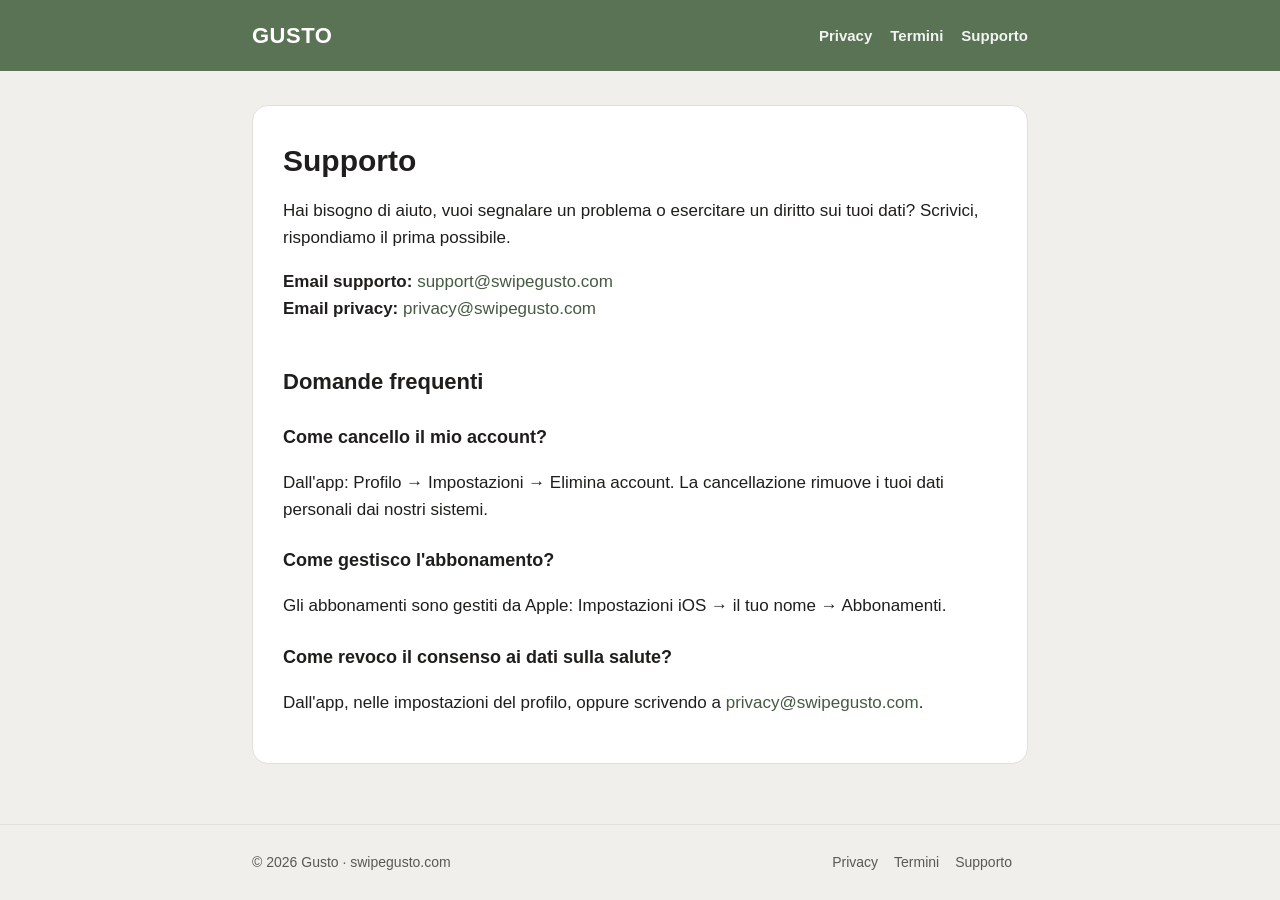
<file: support/index.html>
<!doctype html>
<html lang="it">
<head>
<meta charset="utf-8">
<meta name="viewport" content="width=device-width, initial-scale=1">
<title>Supporto · Gusto</title>
<meta name="description" content="Gusto — la dieta settimanale personalizzata sui tuoi gusti.">
<style>
:root{--bg:#F1EFEB;--surface:#FFFFFF;--ink:#1F1E1C;--muted:#5A5955;--accent:#5A7355;--accent-dark:#455A42;--line:#E3E0DA}
*{box-sizing:border-box}
html{-webkit-text-size-adjust:100%}
body{margin:0;background:var(--bg);color:var(--ink);font-family:-apple-system,BlinkMacSystemFont,"Segoe UI",Roboto,Helvetica,Arial,sans-serif;line-height:1.6;font-size:17px}
a{color:var(--accent-dark);text-decoration:none}
a:hover{text-decoration:underline}
header.site{background:var(--accent);color:#fff}
header.site .wrap{max-width:820px;margin:0 auto;padding:18px 22px;display:flex;align-items:center;justify-content:space-between;gap:16px;flex-wrap:wrap}
header.site .brand{font-weight:800;font-size:22px;letter-spacing:.5px;color:#fff}
header.site nav a{color:#fff;opacity:.92;margin-left:18px;font-size:15px;font-weight:600}
main{max-width:820px;margin:0 auto;padding:34px 22px 60px}
.card{background:var(--surface);border:1px solid var(--line);border-radius:16px;padding:30px 30px}
h1{font-size:30px;line-height:1.25;margin:.2em 0 .4em}
h2{font-size:22px;margin:1.6em 0 .5em;padding-top:.3em}
h3{font-size:18px;margin:1.3em 0 .4em}
table{border-collapse:collapse;width:100%;margin:1em 0;font-size:15px;display:block;overflow-x:auto}
th,td{border:1px solid var(--line);padding:8px 10px;text-align:left;vertical-align:top}
th{background:#F3F1EC}
code{background:#F3F1EC;padding:1px 5px;border-radius:5px;font-size:.9em}
hr{border:none;border-top:1px solid var(--line);margin:2em 0}
blockquote{border-left:3px solid var(--accent);margin:1em 0;padding:.2em 1em;color:var(--muted);background:#F7F5F1;border-radius:0 8px 8px 0}
footer.site{border-top:1px solid var(--line);color:var(--muted);font-size:14px}
footer.site .wrap{max-width:820px;margin:0 auto;padding:26px 22px;display:flex;gap:18px;flex-wrap:wrap;justify-content:space-between}
footer.site a{color:var(--muted);margin-right:16px}
.hero{text-align:center;padding:56px 22px 30px}
.hero h1{font-size:40px;margin:.1em 0 .2em}
.hero p{font-size:19px;color:var(--muted);max-width:560px;margin:0 auto 26px}
.pill{display:inline-block;background:var(--accent);color:#fff;padding:12px 22px;border-radius:999px;font-weight:700;margin:6px}
.pill.ghost{background:transparent;color:var(--accent-dark);border:1.5px solid var(--accent)}
.updated{color:var(--muted);font-size:14px}
@media (max-width:560px){body{font-size:16px}.hero h1{font-size:32px}h1{font-size:26px}.card{padding:22px 18px}}
</style>
</head>
<body>
<header class="site"><div class="wrap"><a class="brand" href="/">GUSTO</a><nav><a href="/privacy/">Privacy</a><a href="/termini/">Termini</a><a href="/support/">Supporto</a></nav></div></header>
<main>
<div class="card">
<h1>Supporto</h1>
<p>Hai bisogno di aiuto, vuoi segnalare un problema o esercitare un diritto sui tuoi dati? Scrivici, rispondiamo il prima possibile.</p>
<p><strong>Email supporto:</strong> <a href="mailto:support@swipegusto.com">support@swipegusto.com</a><br>
<strong>Email privacy:</strong> <a href="mailto:privacy@swipegusto.com">privacy@swipegusto.com</a></p>
<h2>Domande frequenti</h2>
<h3>Come cancello il mio account?</h3>
<p>Dall'app: Profilo → Impostazioni → Elimina account. La cancellazione rimuove i tuoi dati personali dai nostri sistemi.</p>
<h3>Come gestisco l'abbonamento?</h3>
<p>Gli abbonamenti sono gestiti da Apple: Impostazioni iOS → il tuo nome → Abbonamenti.</p>
<h3>Come revoco il consenso ai dati sulla salute?</h3>
<p>Dall'app, nelle impostazioni del profilo, oppure scrivendo a <a href="mailto:privacy@swipegusto.com">privacy@swipegusto.com</a>.</p>
</div>
</main>
<footer class="site"><div class="wrap">
<div>© 2026 Gusto · swipegusto.com</div>
<div><a href="/privacy/">Privacy</a><a href="/termini/">Termini</a><a href="/support/">Supporto</a></div>
</div></footer>
</body>
</html>
</file>
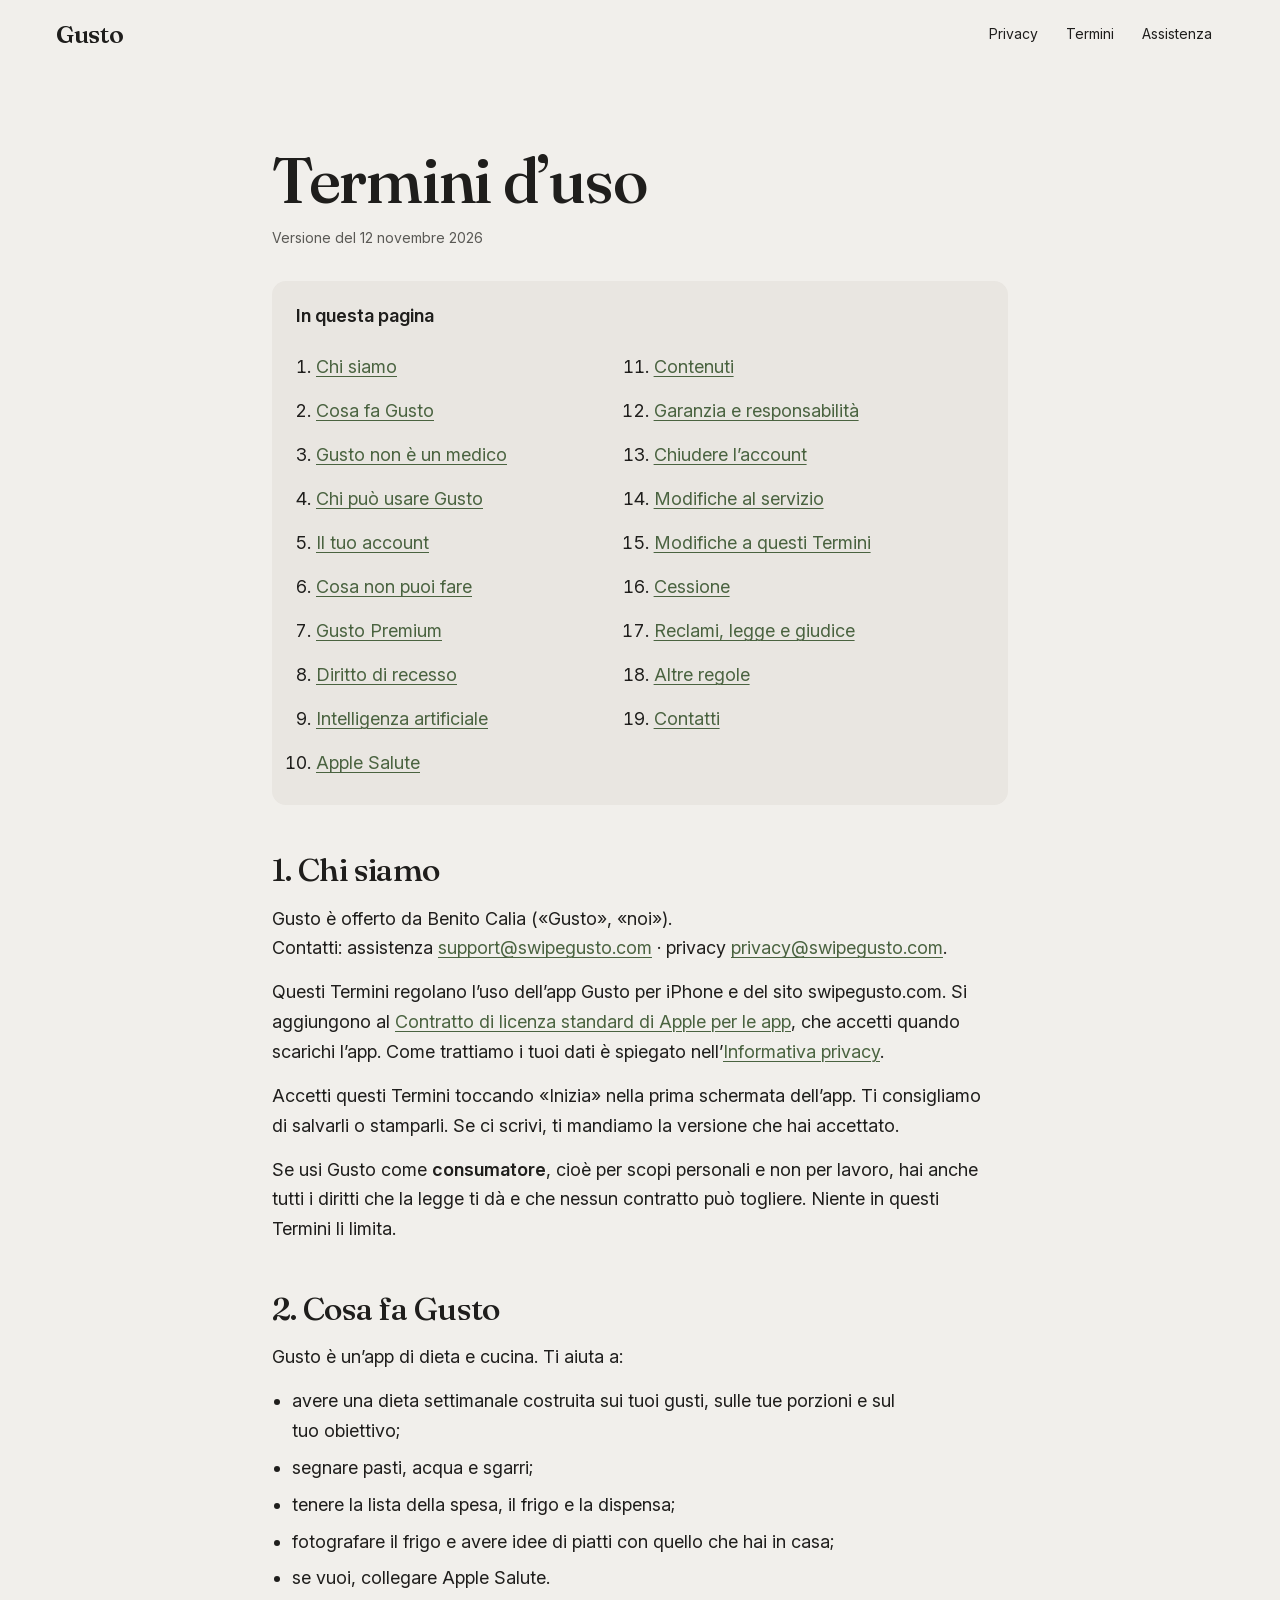
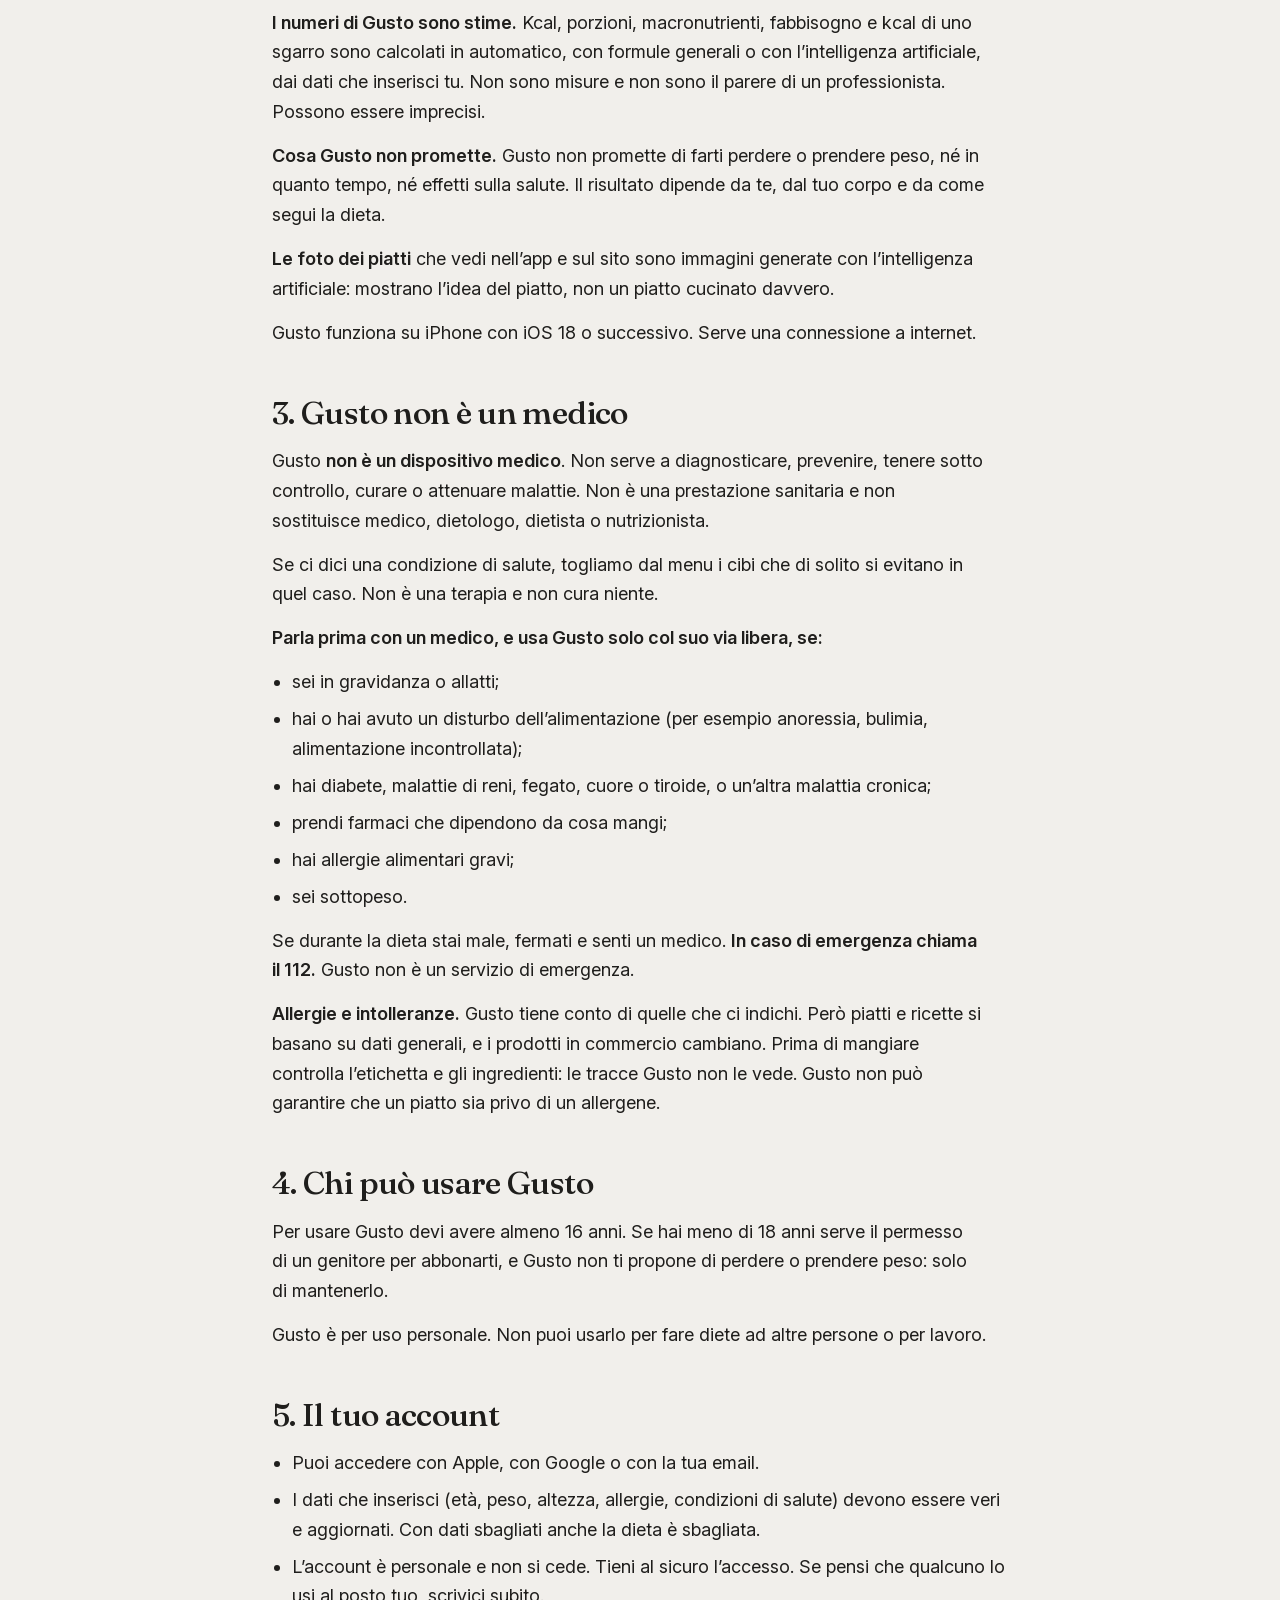
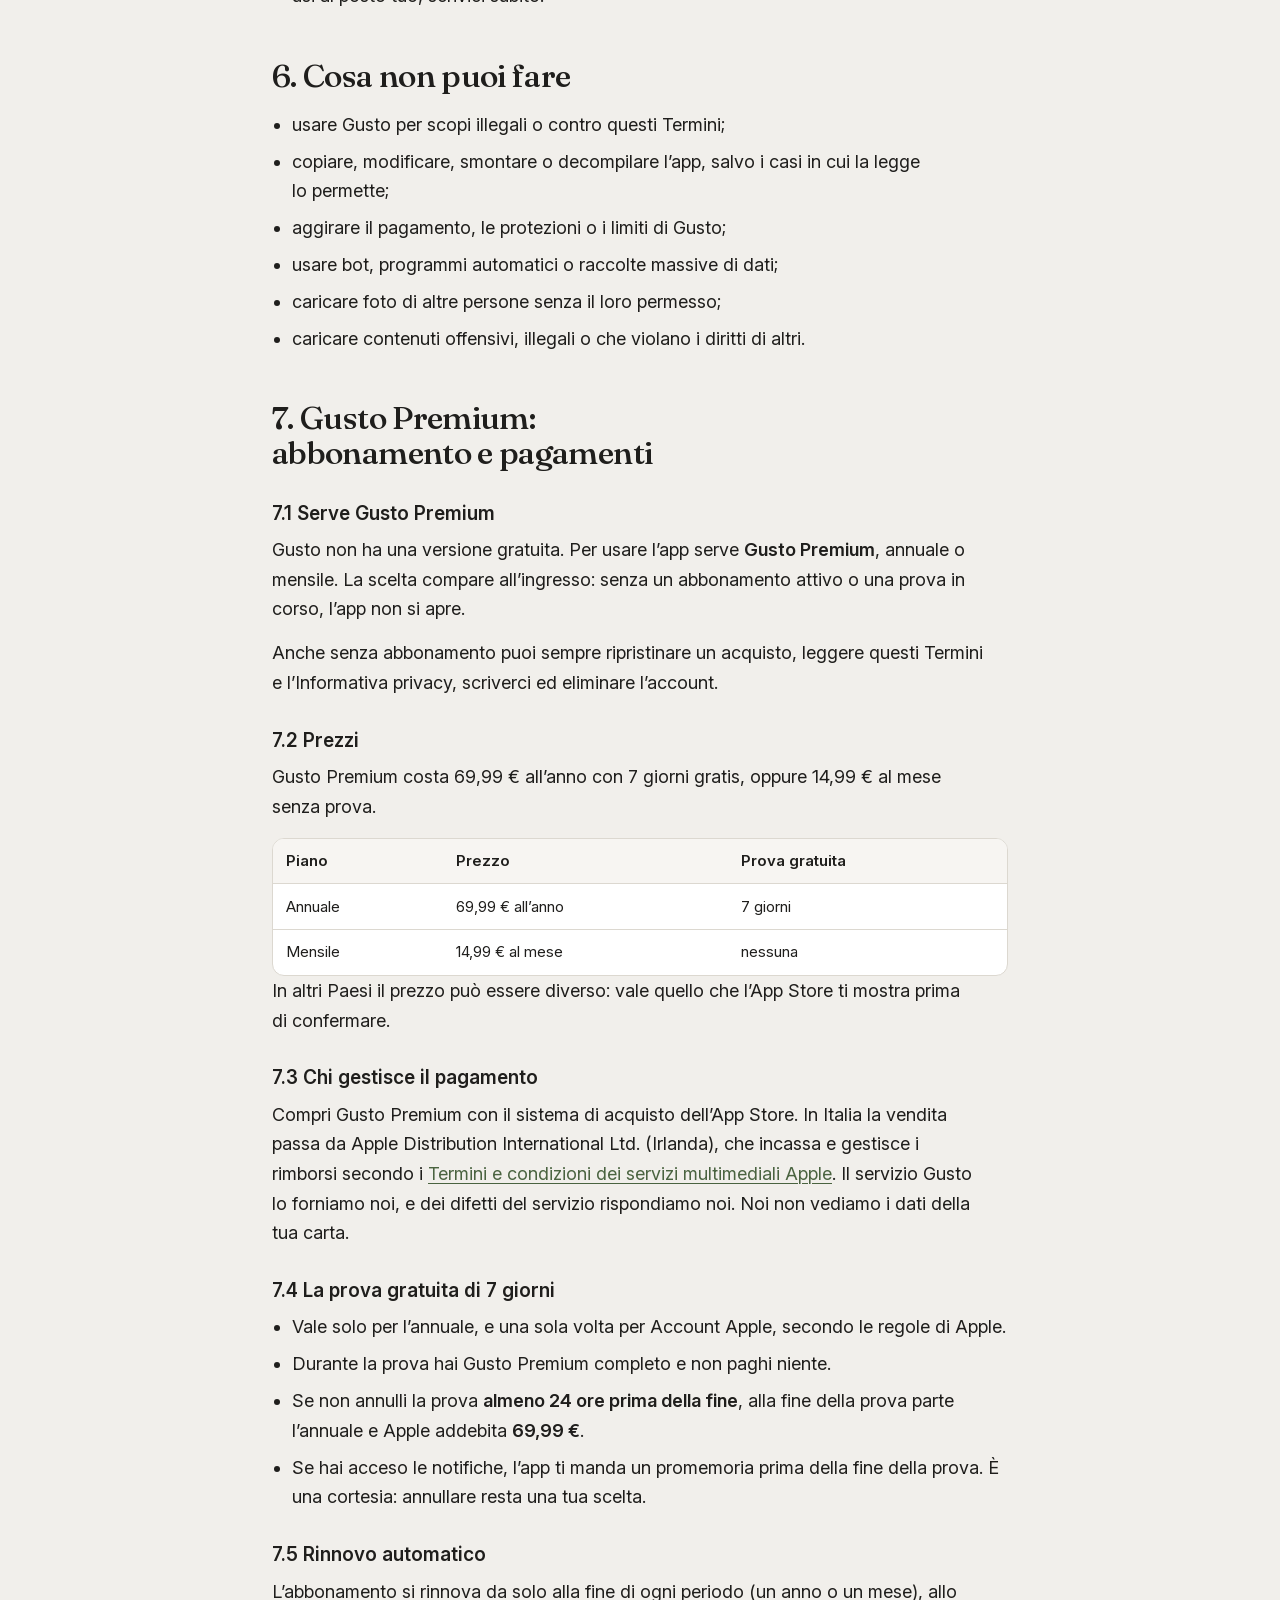
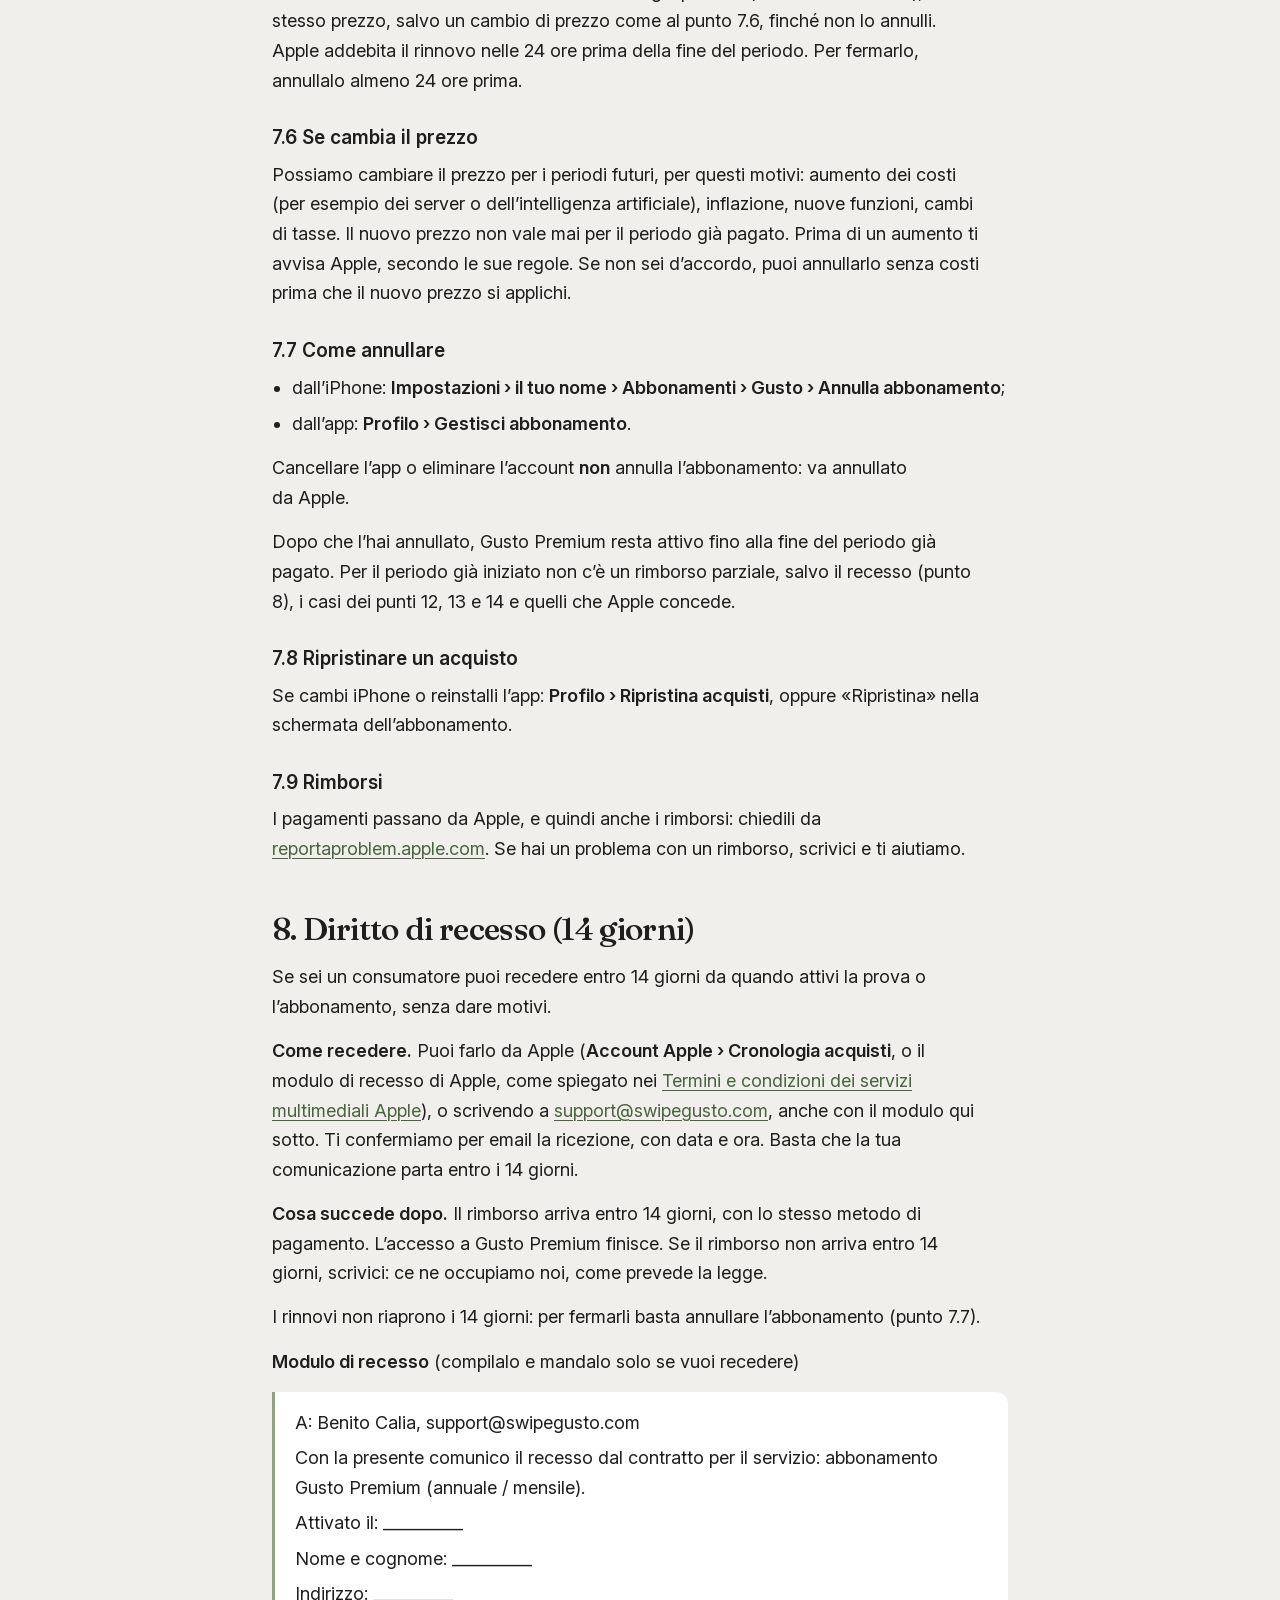
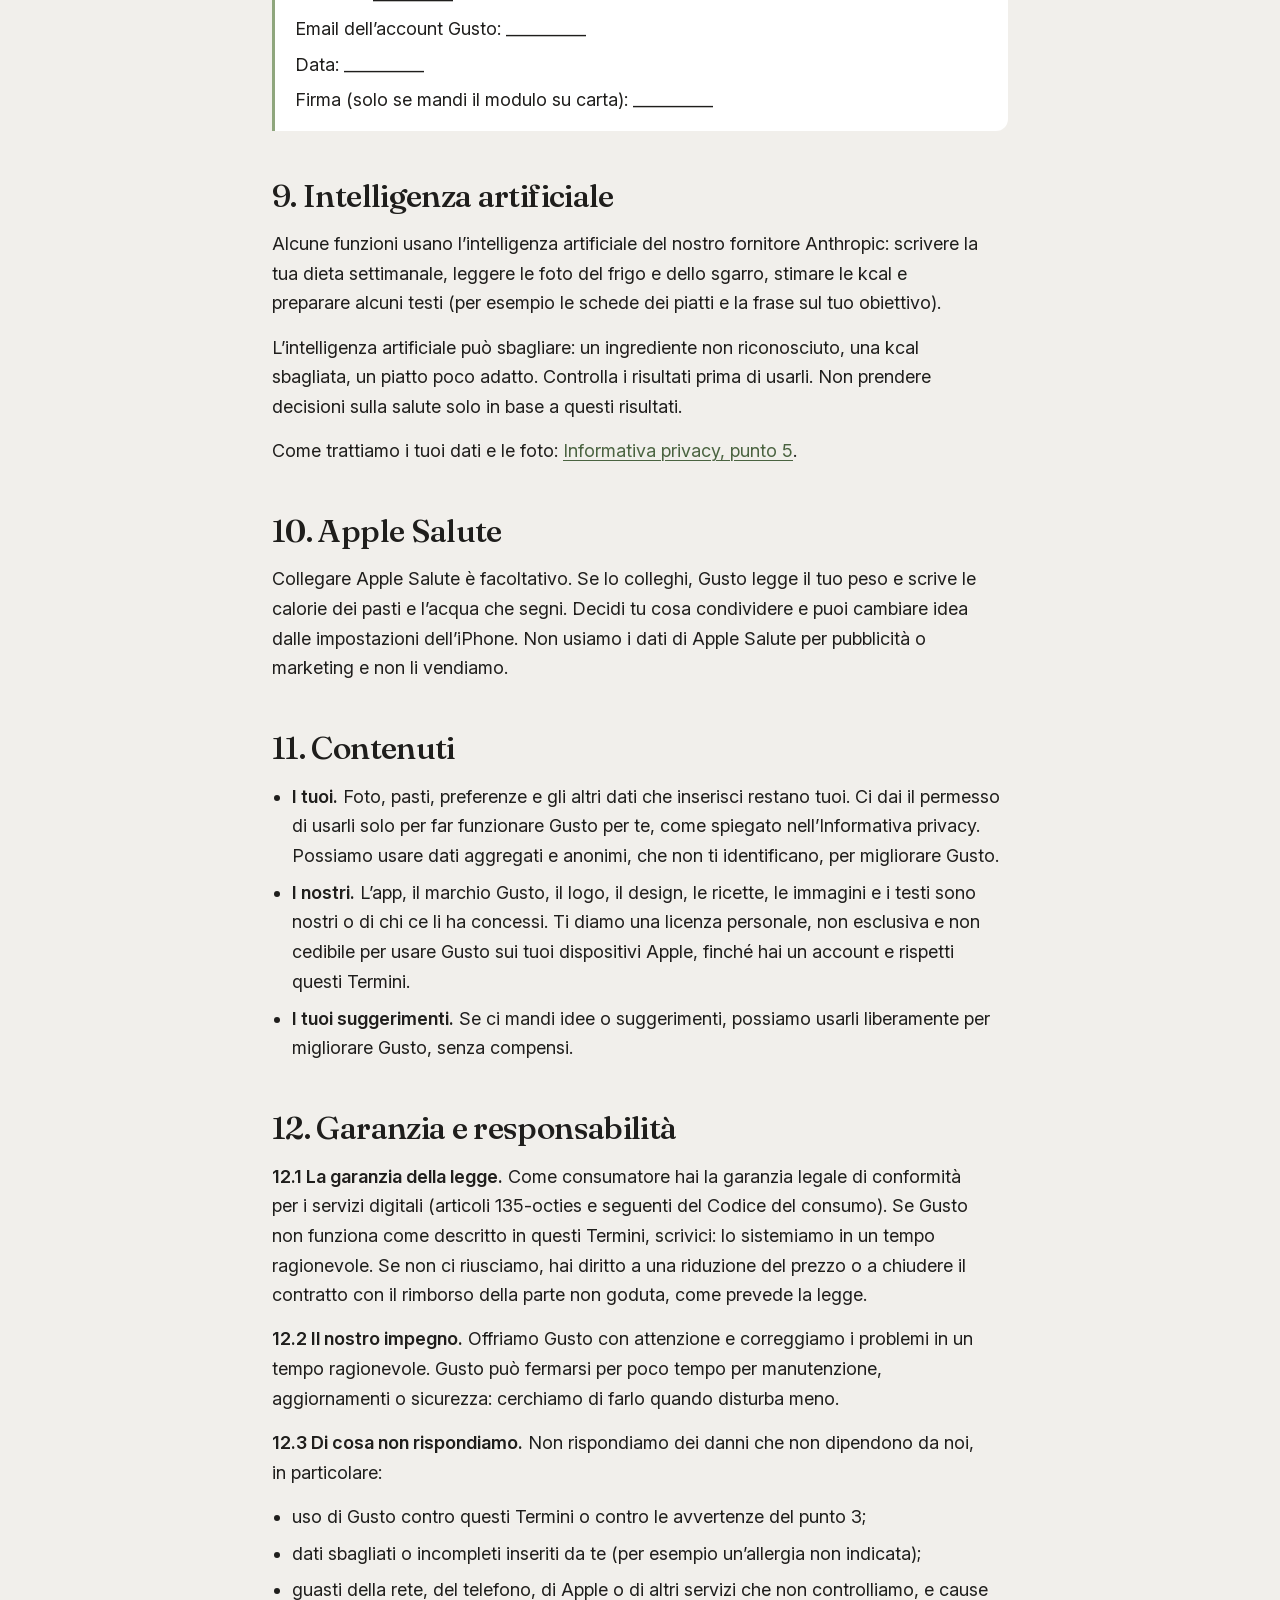
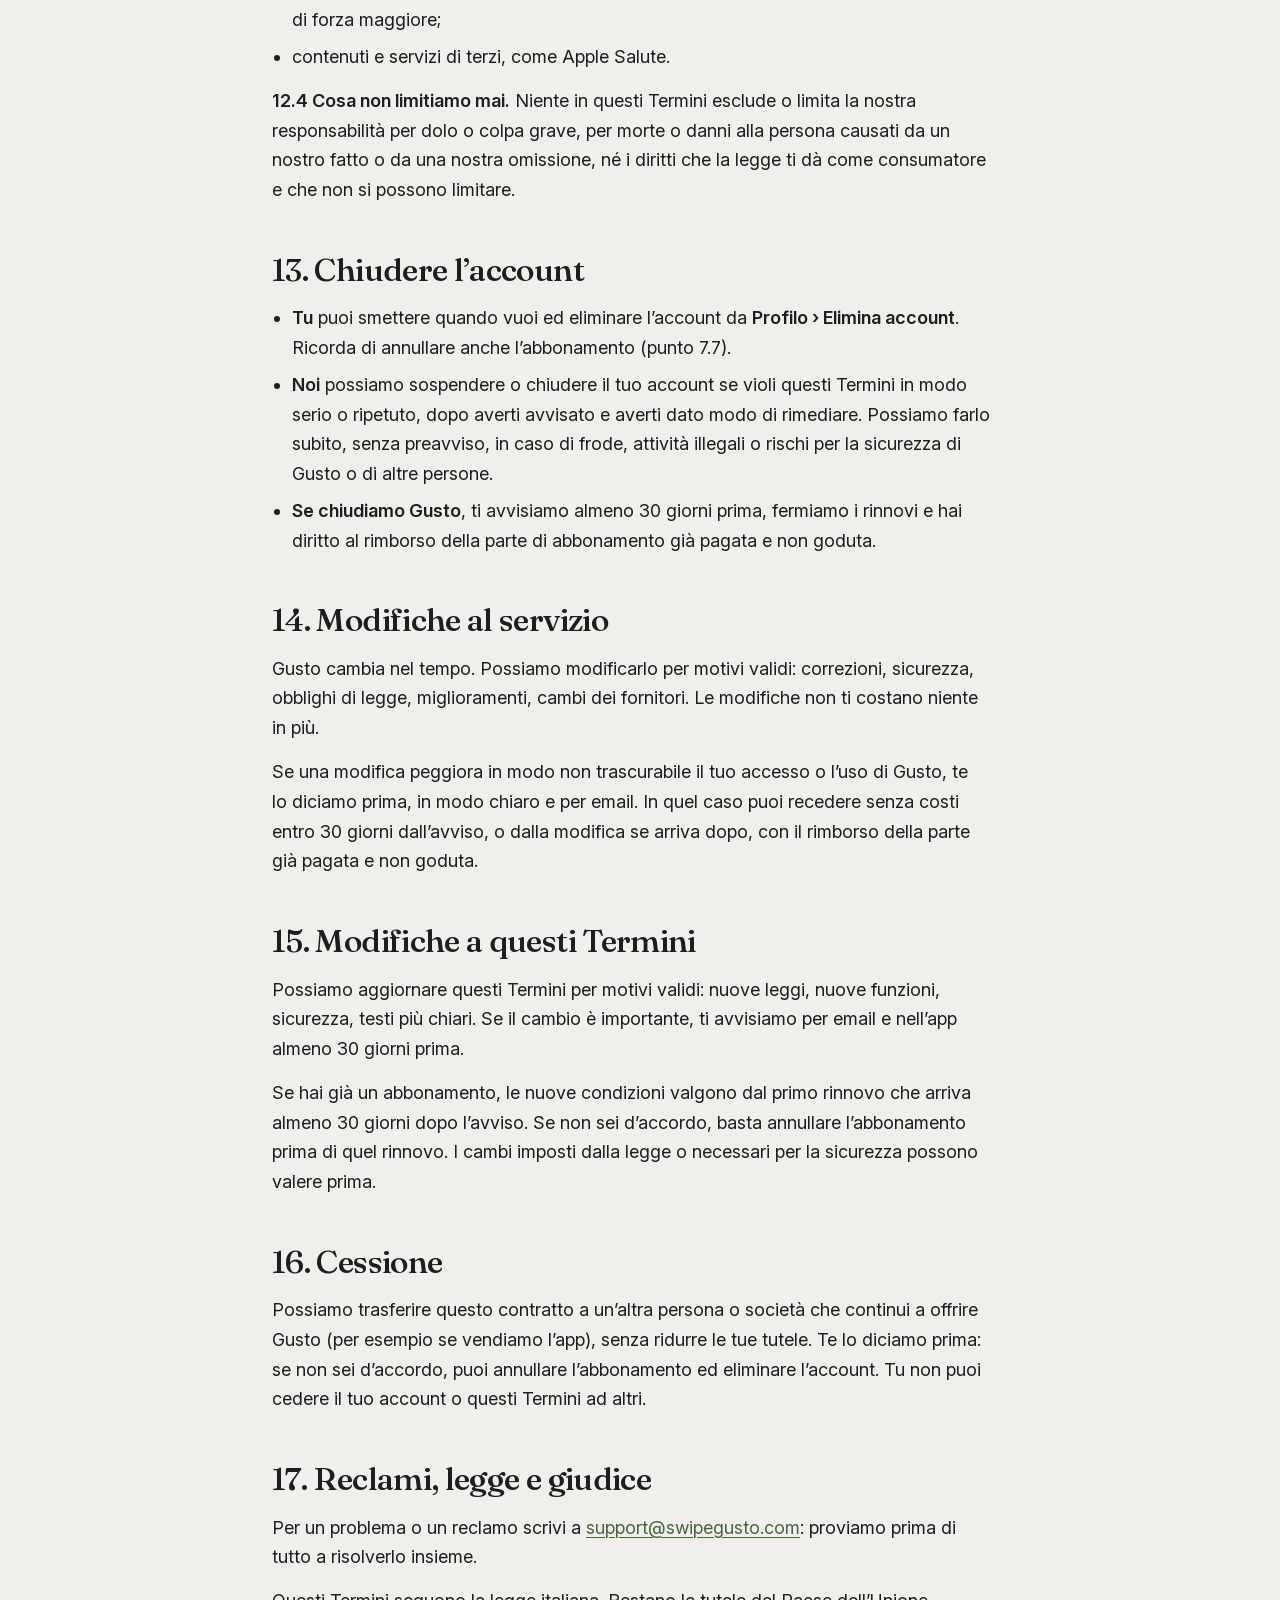
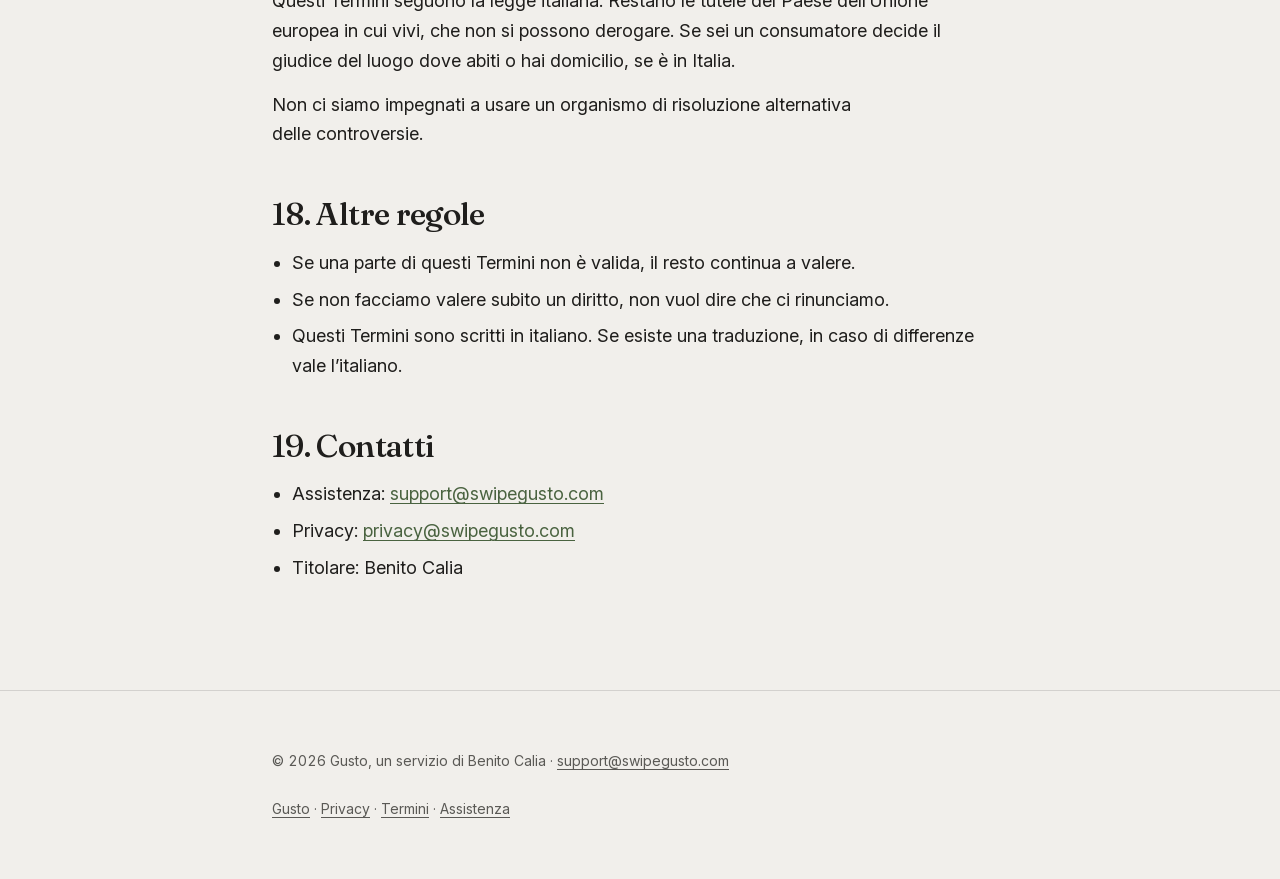
<file: termini/index.html>
<!doctype html>
<html lang="it">
<head>
<meta charset="utf-8">
<meta name="viewport" content="width=device-width, initial-scale=1, viewport-fit=cover">
<title>Termini d’uso · Gusto</title>
<meta name="description" content="I Termini d’uso di Gusto: chi siamo, cosa fa l’app, l’abbonamento Gusto Premium, la prova, come annullare e il recesso.">
<meta property="og:type" content="website">
<meta property="og:locale" content="it_IT">
<meta property="og:title" content="Termini d’uso · Gusto">
<meta property="og:image" content="https://swipegusto.com/img/condivisione.jpg">
<link rel="canonical" href="https://swipegusto.com/termini/">
<meta name="theme-color" content="#F1EFEB">
<link rel="icon" href="../img/icona-64.png" type="image/png" sizes="64x64">
<link rel="apple-touch-icon" href="../img/icona-180.png">
<link rel="preload" href="../caratteri/inter-normal-latin.087dd8aa.woff2" as="font" type="font/woff2" crossorigin>
<style>:root{--sage50: #ECF1E4;--sage100: #DCE5D2;--sage300: #A8BC92;--sage500: #8FA67D;--sage700: #4A6340;--sage900: #3B4F34;--tomato50: #FBEDE9;--tomato100: #F3DCD5;--tomato300: #E5A493;--tomato500: #CE4E3B;--tomato700: #9C4437;--tomato900: #7F3D33;--ambra50: #F9F1E4;--ambra100: #F1E3C8;--ambra300: #DDB077;--ambra500: #B9873F;--ambra700: #84663C;--ambra900: #645031;--ambraTextOnFill: #84663C;--cool50: #EFF2F5;--cool100: #E2E7EB;--cool300: #C3CFD8;--cool500: #8296A8;--cool700: #556877;--cool900: #3F4E59;--surfaceBase: #F1EFEB;--surfaceAlt: #E9E6E1;--surfaceTint: #F7F5F2;--surfaceRaised: #FFFFFF;--creamDeep: #DAD5CC;--iconTileFill: #E9E6E1;--iconTileFillOnTint: #FFFFFF;--borderSoft: #DCD8D0;--borderStrong: #C6C1B8;--borderTrack: #E7E4DE;--borderControl: #898579;--textPrimary: #1F1E1C;--textSecondary: #5A5955;--textTertiary: #6F6D65;--textMuted: #6E6A5F;--textInverse: #FFFFFF;--vibePositiveBg: #ECF1E4;--allergenSelectedBg: #FBEDE9;--onbAccentText: #3B4F34;--textOnSageSoft: #3E4A38;--positiveText: #3B4F34;--brand: #4A6340;--azioneTesto: #4A6340;--barraMangiate: #4A6340;--tastoGrigio: #E9E6E1;--vetroPieno: #F7F5F2;--spacingXs: 4px;--spacingSm: 8px;--spacingMd: 12px;--spacingLg: 16px;--spacingXl: 24px;--spacing2xl: 32px;--radiusSm: 12px;--radiusMd: 16px;--radiusLg: 20px;--radiusXl: 24px;--radius2xl: 30px}:root{ --fondo: #f6f4ef; --fondo-alto: #ffffff; --fondo-tinto: #ecebe4; --inchiostro: #1d1c1a; --inchiostro-2: #55524c; --filo: color-mix(in srgb, var(--inchiostro) 14%, transparent);--azione: #2f5d3a; --su-azione: #ffffff; --titoli: Georgia, "Times New Roman", serif;--testo: system-ui, -apple-system, "Segoe UI", Roboto, sans-serif;--peso-titoli: 600; --t-manifesto: clamp(2.75rem, 1.5rem + 5vw, 5.25rem);--t-sezione: clamp(2.125rem, 1.4rem + 2.6vw, 3.25rem);--t-voce: 1.5625rem;--t-guida: clamp(1.125rem, 1.05rem + 0.4vw, 1.3125rem);--t-testo: clamp(1rem, 0.95rem + 0.25vw, 1.125rem);--t-nota: 0.875rem; --margine: clamp(1rem, 4.4vw, 4rem);--respiro-1: clamp(3.5rem, 8.4vw, 7.5rem);--respiro-2: clamp(4.5rem, 10vw, 9rem);--respiro-3: clamp(6rem, 12.2vw, 11rem);--passo: clamp(1rem, 2.2vw, 2rem);--raggio: 14px; --veloce: 120ms;--medio: 220ms;--lento: 420ms;--curva: cubic-bezier(0.23, 1, 0.32, 1)}*, *::before, *::after{box-sizing: border-box}html{-webkit-text-size-adjust: 100%;text-size-adjust: 100%;scroll-padding-top: 5.5rem}body{margin: 0;background: var(--fondo);color: var(--inchiostro);font: 400 var(--t-testo)/1.6 var(--testo);-webkit-font-smoothing: antialiased;text-rendering: optimizeLegibility;font-synthesis: none}h1, h2, h3, h4{margin: 0;font-family: var(--titoli);font-weight: var(--peso-titoli);line-height: 1.08;letter-spacing: -0.02em;text-wrap: balance}h1{font-size: var(--t-manifesto);max-width: 20ch}h2{font-size: var(--t-sezione);max-width: 30ch}h3{font-size: var(--t-voce);line-height: 1.2;max-width: 40ch}p, li{margin: 0;max-width: 65ch;text-wrap: pretty}.guida{font-size: var(--t-guida);line-height: 1.5;color: var(--inchiostro-2)}.nota{font-size: var(--t-nota);color: var(--inchiostro-2)}.numeri{font-variant-numeric: tabular-nums}img, video, svg{display: block;max-width: 100%;height: auto} ::selection{background: color-mix(in srgb, var(--azione) 24%, transparent);color: var(--inchiostro)}:focus-visible{outline: 3px solid var(--azione);outline-offset: 3px;border-radius: 4px}a{color: inherit;text-decoration-thickness: 0.08em;text-underline-offset: 0.2em}input, textarea{caret-color: var(--azione)} .salta{position: absolute;left: 1rem;top: -5rem;z-index: 100;padding: 0.75rem 1rem;border-radius: 8px;background: var(--inchiostro);color: var(--fondo)}.salta:focus{top: 1rem} .contenitore{width: min(100% - 2 * var(--margine), 82rem);margin-inline: auto}.griglia{display: grid;grid-template-columns: repeat(12, minmax(0, 1fr));gap: var(--passo)}.sezione{padding-block: var(--respiro-1)}.sezione--ampia{padding-block: var(--respiro-2)}.sezione--grande{padding-block: var(--respiro-3)}.sezione--tinta{background: var(--fondo-tinto)}@media (max-width: 60rem){.griglia > *{grid-column: 1 / -1 !important}} .barra{position: sticky;top: 0;z-index: 10;background: color-mix(in srgb, var(--fondo) 90%, transparent);backdrop-filter: blur(14px);-webkit-backdrop-filter: blur(14px);padding-top: env(safe-area-inset-top)}.barra > .contenitore{display: flex;align-items: center;justify-content: space-between;gap: 1rem;min-height: 4.25rem}.barra nav{display: flex;gap: 0.25rem}.barra nav a{display: inline-flex;align-items: center;min-height: 44px;padding-inline: 0.75rem;border-radius: 8px;text-decoration: none;white-space: nowrap;font-size: var(--t-nota)}.marchio{display: inline-flex;align-items: center;min-height: 44px;font: var(--peso-titoli) 1.375rem/1 var(--titoli);text-decoration: none}@media (max-width: 40rem){.barra nav{display: none}} .tasto{display: inline-flex;align-items: center;justify-content: center;gap: 0.5rem;min-height: 48px;padding: 0 1.5rem;border: 0;border-radius: 999px;background: var(--azione);color: var(--su-azione);font: 600 1rem/1 var(--testo);text-decoration: none;white-space: nowrap;cursor: pointer;transition: transform var(--veloce) var(--curva), background-color var(--medio) var(--curva)}.tasto:active{transform: scale(0.97)}.tasto--quieto{background: transparent;color: var(--inchiostro);box-shadow: inset 0 0 0 1.5px var(--filo)}.tasto[disabled], .tasto[aria-disabled="true"]{opacity: 0.5;cursor: not-allowed}.tasto[aria-busy="true"]{cursor: progress;opacity: 0.8}@media (hover: hover){.tasto:hover{background: color-mix(in srgb, var(--azione) 88%, black)}.tasto--quieto:hover{background: color-mix(in srgb, var(--inchiostro) 6%, transparent)}.barra nav a:hover{background: color-mix(in srgb, var(--inchiostro) 6%, transparent)}}@media (max-width: 40rem){.tasto--largo{display: flex;width: 100%}} label{display: block;margin-bottom: 0.4rem;font-weight: 600}input:not([type="checkbox"]):not([type="radio"]), textarea, select{width: 100%;min-height: 48px;padding: 0.6rem 0.9rem;border: 1.5px solid var(--filo);border-radius: 10px;background: var(--fondo-alto);color: var(--inchiostro);font: inherit;font-size: max(1rem, 16px)}[aria-invalid="true"]{border-color: #b3261e}.errore{margin-top: 0.4rem;color: #8c1d18;font-size: var(--t-nota)} .pie{padding-block: 3rem calc(3rem + env(safe-area-inset-bottom));border-top: 1px solid var(--filo);color: var(--inchiostro-2);font-size: var(--t-nota)}.pie a{display: inline-flex;align-items: center;min-height: 44px} @media (prefers-reduced-motion: no-preference){.entra{animation: entra var(--lento) var(--curva) both}.entra:nth-child(2){animation-delay: 40ms}.entra:nth-child(3){animation-delay: 80ms}@keyframes entra{from{opacity: 0;transform: translateY(8px)}}}@media (prefers-reduced-motion: reduce){*, *::before, *::after{animation-duration: 0.01ms !important;transition-duration: 0.01ms !important;scroll-behavior: auto !important}}@font-face{font-family: "Fraunces";font-style: normal;font-weight: 380 640;font-display: swap;src: url("../caratteri/fraunces-normal-latin.b8db2d49.woff2") format("woff2")}@font-face{font-family: "Inter";font-style: normal;font-weight: 400 600;font-display: swap;src: url("../caratteri/inter-normal-latin.087dd8aa.woff2") format("woff2")}:root{--fondo: var(--surfaceBase);--fondo-alto: var(--surfaceRaised);--fondo-tinto: var(--surfaceAlt);--inchiostro: var(--textPrimary);--inchiostro-2: var(--textSecondary);--azione: var(--sage700);--su-azione: var(--textInverse);--titoli: "Fraunces", Georgia, serif;--testo: "Inter", system-ui, -apple-system, sans-serif;--peso-titoli: 520;--t-manifesto: clamp(2.5rem, 1.6rem + 3.4vw, 4rem);--t-sezione: clamp(1.5rem, 1.25rem + 1vw, 2rem);--t-voce: 1.1875rem}.legale{padding-block: clamp(2.5rem, 6vw, 5rem) var(--respiro-1)}.legale .contenitore{max-width: 46rem}.legale h1{margin-bottom: 0.75rem}.legale .versione{color: var(--inchiostro-2);font-size: var(--t-nota);margin-bottom: 2rem}.legale h2{margin: 3rem 0 1rem;scroll-margin-top: 6rem}.legale h3{margin: 2rem 0 0.6rem;font-family: var(--testo);font-weight: 600;font-size: var(--t-voce);letter-spacing: 0}.legale p, .legale li{line-height: 1.65}.legale p + p, .legale p + ul, .legale ul + p, .legale p + ol, .legale ol + p, .legale table + p, .legale p + table{margin-top: 0.9rem}.legale ul, .legale ol{padding-left: 1.25rem;margin: 0.6rem 0 0;display: grid;gap: 0.45rem}.legale a{color: var(--azioneTesto);text-underline-offset: 0.15em}.legale strong{font-weight: 600} .indice{margin: 0 0 2.5rem;padding: 1.25rem 1.5rem;border-radius: var(--raggio);background: var(--fondo-tinto)}.indice p{font-weight: 600;margin-bottom: 0.4rem}.indice ol{columns: 2 16rem;display: block;margin: 0}.indice li{break-inside: avoid}.indice a{display: inline-flex;align-items: center;min-height: 44px} .tabella{overflow-x: auto;margin-top: 1rem;border: 1px solid var(--borderSoft);border-radius: 12px;background: var(--fondo-alto)}.legale table{border-collapse: collapse;width: 100%;min-width: 34rem;font-size: 0.9375rem}.legale th, .legale td{padding: 0.65rem 0.8rem;text-align: left;vertical-align: top;border-bottom: 1px solid var(--borderSoft)}.legale tr:last-child td{border-bottom: 0}.legale th{font-weight: 600;background: var(--surfaceTint)}.modulo{margin-top: 1rem;padding: 1rem 1.25rem;border-left: 3px solid var(--sage500);background: var(--fondo-alto);border-radius: 0 12px 12px 0}.modulo p + p{margin-top: 0.35rem} .segnaposto{display: inline-block;background: var(--tomato700);color: #fff;padding: 0.05em 0.45em;border-radius: 4px;font-weight: 600;letter-spacing: 0.02em;line-height: 1.45}.segnaposto-blocco{margin-block: 1rem;padding: 0.9rem 1.1rem;border: 2px dashed var(--tomato700);border-radius: 12px;background: var(--tomato50);color: var(--textPrimary)}.segnaposto-blocco::before{content: "SEGNAPOSTO · DA TOGLIERE PRIMA DI PUBBLICARE";display: block;margin-bottom: 0.4rem;font: 600 0.75rem/1.2 var(--testo);letter-spacing: 0.08em}.pie .contenitore{display: grid;gap: 0.25rem;max-width: 46rem} .legale-pagina .marchio{font-weight: 600;font-size: 1.5625rem;letter-spacing: -0.02em} @media (max-width: 40rem){.tabella{border: 0;background: none;overflow: visible}.legale table{min-width: 0}.legale thead{position: absolute;width: 1px;height: 1px;overflow: hidden;clip: rect(0 0 0 0);white-space: nowrap}.legale table, .legale tbody, .legale tr, .legale td{display: block}.legale tr{margin-bottom: 0.75rem;padding: 0.75rem 0.9rem;border: 1px solid var(--borderSoft);border-radius: 12px;background: var(--fondo-alto)}.legale td{padding: 0.2rem 0;border: 0}.legale td::before{content: attr(data-etichetta);display: block;font-size: 0.8125rem;font-weight: 600;color: var(--inchiostro-2)}.legale td:first-child{font-weight: 600}.legale td:first-child::before{content: none}}.pie a{color: inherit}</style>
</head>
<body class="legale-pagina">
<a class="salta" href="#contenuto">Salta al contenuto</a>
<header class="barra">
  <div class="contenitore">
    <a class="marchio" href="../" aria-label="Gusto, pagina iniziale">Gusto</a>
    <nav aria-label="Pagine legali">
      <a href="../privacy/">Privacy</a>
      <a href="../termini/" aria-current="page">Termini</a>
      <a href="https://swipegusto.com/support/">Assistenza</a>
    </nav>
  </div>
</header>

<main id="contenuto" class="legale">
  <div class="contenitore">
    <h1>Termini d’uso</h1>
    <p class="versione">Versione del 12 novembre 2026</p>

    <nav class="indice" aria-label="In questa pagina">
      <p>In questa pagina</p>
      <ol>
        <li><a href="#chi-siamo">Chi siamo</a></li>
        <li><a href="#cosa-fa">Cosa fa Gusto</a></li>
        <li><a href="#medico">Gusto non è un medico</a></li>
        <li><a href="#chi-puo">Chi può usare Gusto</a></li>
        <li><a href="#account">Il tuo account</a></li>
        <li><a href="#non-puoi">Cosa non puoi fare</a></li>
        <li><a href="#premium">Gusto Premium</a></li>
        <li><a href="#recesso">Diritto di recesso</a></li>
        <li><a href="#ia">Intelligenza artificiale</a></li>
        <li><a href="#salute">Apple Salute</a></li>
        <li><a href="#contenuti">Contenuti</a></li>
        <li><a href="#garanzia">Garanzia e responsabilità</a></li>
        <li><a href="#chiudere">Chiudere l’account</a></li>
        <li><a href="#modifiche-servizio">Modifiche al servizio</a></li>
        <li><a href="#modifiche-termini">Modifiche a questi Termini</a></li>
        <li><a href="#cessione">Cessione</a></li>
        <li><a href="#reclami">Reclami, legge e giudice</a></li>
        <li><a href="#altre">Altre regole</a></li>
        <li><a href="#contatti">Contatti</a></li>
      </ol>
    </nav>

    <h2 id="chi-siamo">1. Chi siamo</h2>
    <p>Gusto è offerto da Benito Calia («Gusto», «noi»).<br>
    Contatti: assistenza <a href="mailto:support@swipegusto.com">support@swipegusto.com</a> · privacy <a href="mailto:privacy@swipegusto.com">privacy@swipegusto.com</a>.</p>
    <p>Questi Termini regolano l’uso dell’app Gusto per iPhone e del sito swipegusto.com. Si aggiungono al <a href="https://www.apple.com/legal/internet-services/itunes/dev/stdeula/">Contratto di licenza standard di Apple per le app</a>, che accetti quando scarichi l’app. Come trattiamo i tuoi dati è spiegato nell’<a href="../privacy/">Informativa privacy</a>.</p>
    <p>Accetti questi Termini toccando «Inizia» nella prima schermata dell’app. Ti consigliamo di salvarli o stamparli. Se ci scrivi, ti mandiamo la versione che hai accettato.</p>
    <p>Se usi Gusto come <strong>consumatore</strong>, cioè per scopi personali e non per lavoro, hai anche tutti i diritti che la legge ti dà e che nessun contratto può togliere. Niente in questi Termini li limita.</p>

    <h2 id="cosa-fa">2. Cosa fa Gusto</h2>
    <p>Gusto è un’app di dieta e cucina. Ti aiuta a:</p>
    <ul>
      <li>avere una dieta settimanale costruita sui tuoi gusti, sulle tue porzioni e sul tuo obiettivo;</li>
      <li>segnare pasti, acqua e sgarri;</li>
      <li>tenere la lista della spesa, il frigo e la dispensa;</li>
      <li>fotografare il frigo e avere idee di piatti con quello che hai in casa;</li>
      <li>se vuoi, collegare Apple Salute.</li>
    </ul>
    <p><strong>I numeri di Gusto sono stime.</strong> Kcal, porzioni, macronutrienti, fabbisogno e kcal di uno sgarro sono calcolati in automatico, con formule generali o con l’intelligenza artificiale, dai dati che inserisci tu. Non sono misure e non sono il parere di un professionista. Possono essere imprecisi.</p>
    <p><strong>Cosa Gusto non promette.</strong> Gusto non promette di farti perdere o prendere peso, né in quanto tempo, né effetti sulla salute. Il risultato dipende da te, dal tuo corpo e da come segui la dieta.</p>
    <p><strong>Le foto dei piatti</strong> che vedi nell’app e sul sito sono immagini generate con l’intelligenza artificiale: mostrano l’idea del piatto, non un piatto cucinato davvero.</p>
    <p>Gusto funziona su iPhone con iOS 18 o successivo. Serve una connessione a internet.</p>

    <h2 id="medico">3. Gusto non è un medico</h2>
    <p>Gusto <strong>non è un dispositivo medico</strong>. Non serve a diagnosticare, prevenire, tenere sotto controllo, curare o attenuare malattie. Non è una prestazione sanitaria e non sostituisce medico, dietologo, dietista o nutrizionista.</p>
    <p>Se ci dici una condizione di salute, togliamo dal menu i cibi che di solito si evitano in quel caso. Non è una terapia e non cura niente.</p>
    <p><strong>Parla prima con un medico, e usa Gusto solo col suo via libera, se:</strong></p>
    <ul>
      <li>sei in gravidanza o allatti;</li>
      <li>hai o hai avuto un disturbo dell’alimentazione (per esempio anoressia, bulimia, alimentazione incontrollata);</li>
      <li>hai diabete, malattie di reni, fegato, cuore o tiroide, o un’altra malattia cronica;</li>
      <li>prendi farmaci che dipendono da cosa mangi;</li>
      <li>hai allergie alimentari gravi;</li>
      <li>sei sottopeso.</li>
    </ul>
    <p>Se durante la dieta stai male, fermati e senti un medico. <strong>In caso di emergenza chiama il 112.</strong> Gusto non è un servizio di emergenza.</p>
    <p><strong>Allergie e intolleranze.</strong> Gusto tiene conto di quelle che ci indichi. Però piatti e ricette si basano su dati generali, e i prodotti in commercio cambiano. Prima di mangiare controlla l’etichetta e gli ingredienti: le tracce Gusto non le vede. Gusto non può garantire che un piatto sia privo di un allergene.</p>

    <h2 id="chi-puo">4. Chi può usare Gusto</h2>
    <p>Per usare Gusto devi avere almeno 16 anni. Se hai meno di 18 anni serve il permesso di un genitore per abbonarti, e Gusto non ti propone di perdere o prendere peso: solo di mantenerlo.</p>
    <p>Gusto è per uso personale. Non puoi usarlo per fare diete ad altre persone o per lavoro.</p>

    <h2 id="account">5. Il tuo account</h2>
    <ul>
      <li>Puoi accedere con Apple, con Google o con la tua email.</li>
      <li>I dati che inserisci (età, peso, altezza, allergie, condizioni di salute) devono essere veri e aggiornati. Con dati sbagliati anche la dieta è sbagliata.</li>
      <li>L’account è personale e non si cede. Tieni al sicuro l’accesso. Se pensi che qualcuno lo usi al posto tuo, scrivici subito.</li>
    </ul>

    <h2 id="non-puoi">6. Cosa non puoi fare</h2>
    <ul>
      <li>usare Gusto per scopi illegali o contro questi Termini;</li>
      <li>copiare, modificare, smontare o decompilare l’app, salvo i casi in cui la legge lo permette;</li>
      <li>aggirare il pagamento, le protezioni o i limiti di Gusto;</li>
      <li>usare bot, programmi automatici o raccolte massive di dati;</li>
      <li>caricare foto di altre persone senza il loro permesso;</li>
      <li>caricare contenuti offensivi, illegali o che violano i diritti di altri.</li>
    </ul>

    <h2 id="premium">7. Gusto Premium: abbonamento e pagamenti</h2>
    <h3>7.1 Serve Gusto Premium</h3>
    <p>Gusto non ha una versione gratuita. Per usare l’app serve <strong>Gusto Premium</strong>, annuale o mensile. La scelta compare all’ingresso: senza un abbonamento attivo o una prova in corso, l’app non si apre.</p>
    <p>Anche senza abbonamento puoi sempre ripristinare un acquisto, leggere questi Termini e l’Informativa privacy, scriverci ed eliminare l’account.</p>

    <h3>7.2 Prezzi</h3>
    <p>Gusto Premium costa 69,99&nbsp;€ all’anno con 7 giorni gratis, oppure 14,99&nbsp;€ al mese senza prova.</p>
    <div class="tabella">
      <table>
        <thead><tr><th scope="col">Piano</th><th scope="col">Prezzo</th><th scope="col">Prova gratuita</th></tr></thead>
        <tbody>
          <tr><td data-etichetta="Piano">Annuale</td><td data-etichetta="Prezzo">69,99&nbsp;€ all’anno</td><td data-etichetta="Prova gratuita">7 giorni</td></tr>
          <tr><td data-etichetta="Piano">Mensile</td><td data-etichetta="Prezzo">14,99&nbsp;€ al mese</td><td data-etichetta="Prova gratuita">nessuna</td></tr>
        </tbody>
      </table>
    </div>
    <p>In altri Paesi il prezzo può essere diverso: vale quello che l’App Store ti mostra prima di confermare.</p>

    <h3>7.3 Chi gestisce il pagamento</h3>
    <p>Compri Gusto Premium con il sistema di acquisto dell’App Store. In Italia la vendita passa da Apple Distribution International Ltd. (Irlanda), che incassa e gestisce i rimborsi secondo i <a href="https://www.apple.com/legal/internet-services/itunes/it/terms.html">Termini e condizioni dei servizi multimediali Apple</a>. Il servizio Gusto lo forniamo noi, e dei difetti del servizio rispondiamo noi. Noi non vediamo i dati della tua carta.</p>

    <h3>7.4 La prova gratuita di 7 giorni</h3>
    <ul>
      <li>Vale solo per l’annuale, e una sola volta per Account Apple, secondo le regole di Apple.</li>
      <li>Durante la prova hai Gusto Premium completo e non paghi niente.</li>
      <li>Se non annulli la prova <strong>almeno 24 ore prima della fine</strong>, alla fine della prova parte l’annuale e Apple addebita <strong>69,99&nbsp;€</strong>.</li>
      <li>Se hai acceso le notifiche, l’app ti manda un promemoria prima della fine della prova. È una cortesia: annullare resta una tua scelta.</li>
    </ul>

    <h3>7.5 Rinnovo automatico</h3>
    <p>L’abbonamento si rinnova da solo alla fine di ogni periodo (un anno o un mese), allo stesso prezzo, salvo un cambio di prezzo come al punto 7.6, finché non lo annulli. Apple addebita il rinnovo nelle 24 ore prima della fine del periodo. Per fermarlo, annullalo almeno 24 ore prima.</p>

    <h3>7.6 Se cambia il prezzo</h3>
    <p>Possiamo cambiare il prezzo per i periodi futuri, per questi motivi: aumento dei costi (per esempio dei server o dell’intelligenza artificiale), inflazione, nuove funzioni, cambi di tasse. Il nuovo prezzo non vale mai per il periodo già pagato. Prima di un aumento ti avvisa Apple, secondo le sue regole. Se non sei d’accordo, puoi annullarlo senza costi prima che il nuovo prezzo si applichi.</p>

    <h3>7.7 Come annullare</h3>
    <ul>
      <li>dall’iPhone: <strong>Impostazioni › il tuo nome › Abbonamenti › Gusto › Annulla abbonamento</strong>;</li>
      <li>dall’app: <strong>Profilo › Gestisci abbonamento</strong>.</li>
    </ul>
    <p>Cancellare l’app o eliminare l’account <strong>non</strong> annulla l’abbonamento: va annullato da Apple.</p>
    <p>Dopo che l’hai annullato, Gusto Premium resta attivo fino alla fine del periodo già pagato. Per il periodo già iniziato non c’è un rimborso parziale, salvo il recesso (punto 8), i casi dei punti 12, 13 e 14 e quelli che Apple concede.</p>

    <h3>7.8 Ripristinare un acquisto</h3>
    <p>Se cambi iPhone o reinstalli l’app: <strong>Profilo › Ripristina acquisti</strong>, oppure «Ripristina» nella schermata dell’abbonamento.</p>

    <h3>7.9 Rimborsi</h3>
    <p>I pagamenti passano da Apple, e quindi anche i rimborsi: chiedili da <a href="https://reportaproblem.apple.com">reportaproblem.apple.com</a>. Se hai un problema con un rimborso, scrivici e ti aiutiamo.</p>

    <h2 id="recesso">8. Diritto di recesso (14 giorni)</h2>
    <p>Se sei un consumatore puoi recedere entro 14 giorni da quando attivi la prova o l’abbonamento, senza dare motivi.</p>
    <p><strong>Come recedere.</strong> Puoi farlo da Apple (<strong>Account Apple › Cronologia acquisti</strong>, o il modulo di recesso di Apple, come spiegato nei <a href="https://www.apple.com/legal/internet-services/itunes/it/terms.html">Termini e condizioni dei servizi multimediali Apple</a>), o scrivendo a <a href="mailto:support@swipegusto.com">support@swipegusto.com</a>, anche con il modulo qui sotto. Ti confermiamo per email la ricezione, con data e ora. Basta che la tua comunicazione parta entro i 14 giorni.</p>
    <p><strong>Cosa succede dopo.</strong> Il rimborso arriva entro 14 giorni, con lo stesso metodo di pagamento. L’accesso a Gusto Premium finisce. Se il rimborso non arriva entro 14 giorni, scrivici: ce ne occupiamo noi, come prevede la legge.</p>
    <p>I rinnovi non riaprono i 14 giorni: per fermarli basta annullare l’abbonamento (punto 7.7).</p>
    <p id="modulo"><strong>Modulo di recesso</strong> (compilalo e mandalo solo se vuoi recedere)</p>
    <div class="modulo">
      <p>A: Benito Calia, support@swipegusto.com</p>
      <p>Con la presente comunico il recesso dal contratto per il servizio: abbonamento Gusto Premium (annuale / mensile).</p>
      <p>Attivato il: __________</p>
      <p>Nome e cognome: __________</p>
      <p>Indirizzo: __________</p>
      <p>Email dell’account Gusto: __________</p>
      <p>Data: __________</p>
      <p>Firma (solo se mandi il modulo su carta): __________</p>
    </div>

    <h2 id="ia">9. Intelligenza artificiale</h2>
    <p>Alcune funzioni usano l’intelligenza artificiale del nostro fornitore Anthropic: scrivere la tua dieta settimanale, leggere le foto del frigo e dello sgarro, stimare le kcal e preparare alcuni testi (per esempio le schede dei piatti e la frase sul tuo obiettivo).</p>
    <p>L’intelligenza artificiale può sbagliare: un ingrediente non riconosciuto, una kcal sbagliata, un piatto poco adatto. Controlla i risultati prima di usarli. Non prendere decisioni sulla salute solo in base a questi risultati.</p>
    <p>Come trattiamo i tuoi dati e le foto: <a href="../privacy/#foto-ia">Informativa privacy, punto 5</a>.</p>

    <h2 id="salute">10. Apple Salute</h2>
    <p>Collegare Apple Salute è facoltativo. Se lo colleghi, Gusto legge il tuo peso e scrive le calorie dei pasti e l’acqua che segni. Decidi tu cosa condividere e puoi cambiare idea dalle impostazioni dell’iPhone. Non usiamo i dati di Apple Salute per pubblicità o marketing e non li vendiamo.</p>

    <h2 id="contenuti">11. Contenuti</h2>
    <ul>
      <li><strong>I tuoi.</strong> Foto, pasti, preferenze e gli altri dati che inserisci restano tuoi. Ci dai il permesso di usarli solo per far funzionare Gusto per te, come spiegato nell’Informativa privacy. Possiamo usare dati aggregati e anonimi, che non ti identificano, per migliorare Gusto.</li>
      <li><strong>I nostri.</strong> L’app, il marchio Gusto, il logo, il design, le ricette, le immagini e i testi sono nostri o di chi ce li ha concessi. Ti diamo una licenza personale, non esclusiva e non cedibile per usare Gusto sui tuoi dispositivi Apple, finché hai un account e rispetti questi Termini.</li>
      <li><strong>I tuoi suggerimenti.</strong> Se ci mandi idee o suggerimenti, possiamo usarli liberamente per migliorare Gusto, senza compensi.</li>
    </ul>

    <h2 id="garanzia">12. Garanzia e responsabilità</h2>
    <p><strong>12.1 La garanzia della legge.</strong> Come consumatore hai la garanzia legale di conformità per i servizi digitali (articoli 135-octies e seguenti del Codice del consumo). Se Gusto non funziona come descritto in questi Termini, scrivici: lo sistemiamo in un tempo ragionevole. Se non ci riusciamo, hai diritto a una riduzione del prezzo o a chiudere il contratto con il rimborso della parte non goduta, come prevede la legge.</p>
    <p><strong>12.2 Il nostro impegno.</strong> Offriamo Gusto con attenzione e correggiamo i problemi in un tempo ragionevole. Gusto può fermarsi per poco tempo per manutenzione, aggiornamenti o sicurezza: cerchiamo di farlo quando disturba meno.</p>
    <p><strong>12.3 Di cosa non rispondiamo.</strong> Non rispondiamo dei danni che non dipendono da noi, in particolare:</p>
    <ul>
      <li>uso di Gusto contro questi Termini o contro le avvertenze del punto 3;</li>
      <li>dati sbagliati o incompleti inseriti da te (per esempio un’allergia non indicata);</li>
      <li>guasti della rete, del telefono, di Apple o di altri servizi che non controlliamo, e cause di forza maggiore;</li>
      <li>contenuti e servizi di terzi, come Apple Salute.</li>
    </ul>
    <p><strong>12.4 Cosa non limitiamo mai.</strong> Niente in questi Termini esclude o limita la nostra responsabilità per dolo o colpa grave, per morte o danni alla persona causati da un nostro fatto o da una nostra omissione, né i diritti che la legge ti dà come consumatore e che non si possono limitare.</p>

    <h2 id="chiudere">13. Chiudere l’account</h2>
    <ul>
      <li><strong>Tu</strong> puoi smettere quando vuoi ed eliminare l’account da <strong>Profilo › Elimina account</strong>. Ricorda di annullare anche l’abbonamento (punto 7.7).</li>
      <li><strong>Noi</strong> possiamo sospendere o chiudere il tuo account se violi questi Termini in modo serio o ripetuto, dopo averti avvisato e averti dato modo di rimediare. Possiamo farlo subito, senza preavviso, in caso di frode, attività illegali o rischi per la sicurezza di Gusto o di altre persone.</li>
      <li><strong>Se chiudiamo Gusto</strong>, ti avvisiamo almeno 30 giorni prima, fermiamo i rinnovi e hai diritto al rimborso della parte di abbonamento già pagata e non goduta.</li>
    </ul>

    <h2 id="modifiche-servizio">14. Modifiche al servizio</h2>
    <p>Gusto cambia nel tempo. Possiamo modificarlo per motivi validi: correzioni, sicurezza, obblighi di legge, miglioramenti, cambi dei fornitori. Le modifiche non ti costano niente in più.</p>
    <p>Se una modifica peggiora in modo non trascurabile il tuo accesso o l’uso di Gusto, te lo diciamo prima, in modo chiaro e per email. In quel caso puoi recedere senza costi entro 30 giorni dall’avviso, o dalla modifica se arriva dopo, con il rimborso della parte già pagata e non goduta.</p>

    <h2 id="modifiche-termini">15. Modifiche a questi Termini</h2>
    <p>Possiamo aggiornare questi Termini per motivi validi: nuove leggi, nuove funzioni, sicurezza, testi più chiari. Se il cambio è importante, ti avvisiamo per email e nell’app almeno 30 giorni prima.</p>
    <p>Se hai già un abbonamento, le nuove condizioni valgono dal primo rinnovo che arriva almeno 30 giorni dopo l’avviso. Se non sei d’accordo, basta annullare l’abbonamento prima di quel rinnovo. I cambi imposti dalla legge o necessari per la sicurezza possono valere prima.</p>

    <h2 id="cessione">16. Cessione</h2>
    <p>Possiamo trasferire questo contratto a un’altra persona o società che continui a offrire Gusto (per esempio se vendiamo l’app), senza ridurre le tue tutele. Te lo diciamo prima: se non sei d’accordo, puoi annullare l’abbonamento ed eliminare l’account. Tu non puoi cedere il tuo account o questi Termini ad altri.</p>

    <h2 id="reclami">17. Reclami, legge e giudice</h2>
    <p>Per un problema o un reclamo scrivi a <a href="mailto:support@swipegusto.com">support@swipegusto.com</a>: proviamo prima di tutto a risolverlo insieme.</p>
    <p>Questi Termini seguono la legge italiana. Restano le tutele del Paese dell’Unione europea in cui vivi, che non si possono derogare. Se sei un consumatore decide il giudice del luogo dove abiti o hai domicilio, se è in Italia.</p>
    <p>Non ci siamo impegnati a usare un organismo di risoluzione alternativa delle controversie.</p>

    <h2 id="altre">18. Altre regole</h2>
    <ul>
      <li>Se una parte di questi Termini non è valida, il resto continua a valere.</li>
      <li>Se non facciamo valere subito un diritto, non vuol dire che ci rinunciamo.</li>
      <li>Questi Termini sono scritti in italiano. Se esiste una traduzione, in caso di differenze vale l’italiano.</li>
    </ul>

    <h2 id="contatti">19. Contatti</h2>
    <ul>
      <li>Assistenza: <a href="mailto:support@swipegusto.com">support@swipegusto.com</a></li>
      <li>Privacy: <a href="mailto:privacy@swipegusto.com">privacy@swipegusto.com</a></li>
      <li>Titolare: Benito Calia</li>
    </ul>
  </div>
</main>

<footer class="pie">
  <div class="contenitore">
    <p>© <span class="numeri">2026</span> Gusto, un servizio di Benito Calia · <a href="mailto:support@swipegusto.com">support@swipegusto.com</a></p>
    <p><a href="../">Gusto</a> · <a href="../privacy/">Privacy</a> · <a href="../termini/">Termini</a> · <a href="https://swipegusto.com/support/">Assistenza</a></p>
  </div>
</footer>
</body>
</html>
</file>
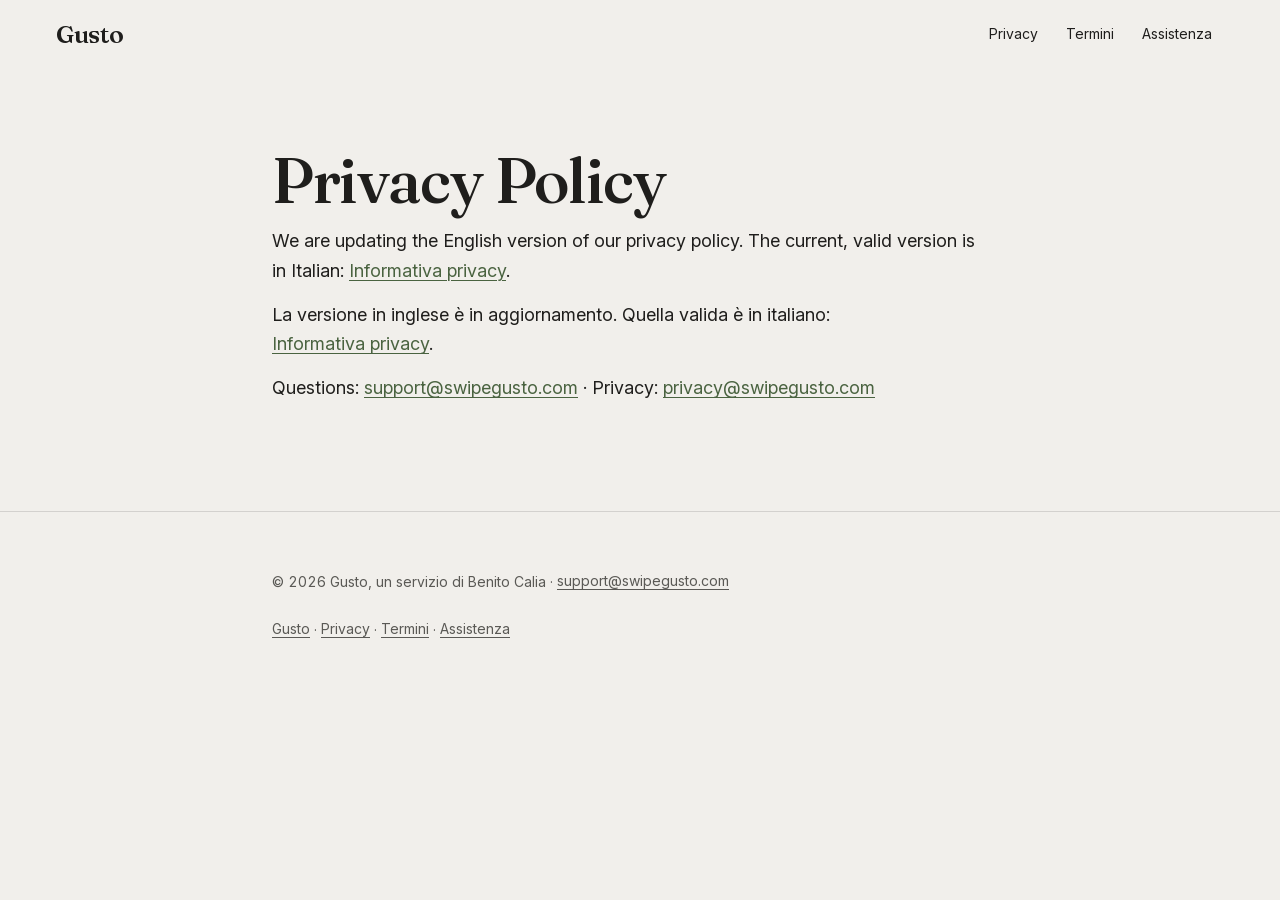
<file: en/privacy/index.html>
<!doctype html>
<html lang="en">
<head>
<meta charset="utf-8">
<meta name="viewport" content="width=device-width, initial-scale=1, viewport-fit=cover">
<!-- UFF-559 (12/11/2026): the English text is being rewritten. Until then this page points to the Italian one, which is the valid version. -->
<title>Privacy Policy · Gusto</title>
<meta name="robots" content="noindex">
<link rel="canonical" href="https://swipegusto.com/privacy/">
<meta name="theme-color" content="#F1EFEB">
<link rel="icon" href="/img/icona-64.png" type="image/png" sizes="64x64">
<link rel="apple-touch-icon" href="/img/icona-180.png">
<link rel="stylesheet" href="/gusto.css">
<link rel="stylesheet" href="/base.css">
<link rel="stylesheet" href="/legale.css">
</head>
<body class="legale-pagina">
<a class="salta" href="#contenuto">Skip to content</a>
<header class="barra">
  <div class="contenitore">
    <a class="marchio" href="/" aria-label="Gusto, home page">Gusto</a>
    <nav aria-label="Legal pages">
      <a href="/privacy/">Privacy</a>
      <a href="/termini/">Termini</a>
      <a href="/support/">Assistenza</a>
    </nav>
  </div>
</header>
<main id="contenuto" class="legale">
  <div class="contenitore">
    <h1>Privacy Policy</h1>
    <p>We are updating the English version of our privacy policy. The current, valid version is in Italian: <a href="/privacy/">Informativa privacy</a>.</p>
    <p lang="it">La versione in inglese è in aggiornamento. Quella valida è in italiano: <a href="/privacy/">Informativa privacy</a>.</p>
    <p>Questions: <a href="mailto:support@swipegusto.com">support@swipegusto.com</a> · Privacy: <a href="mailto:privacy@swipegusto.com">privacy@swipegusto.com</a></p>
  </div>
</main>
<footer class="pie">
  <div class="contenitore">
    <p>© <span class="numeri">2026</span> Gusto, un servizio di Benito Calia · <a href="mailto:support@swipegusto.com">support@swipegusto.com</a></p>
    <p><a href="/">Gusto</a> · <a href="/privacy/">Privacy</a> · <a href="/termini/">Termini</a> · <a href="/support/">Assistenza</a></p>
  </div>
</footer>
</body>
</html>
</file>
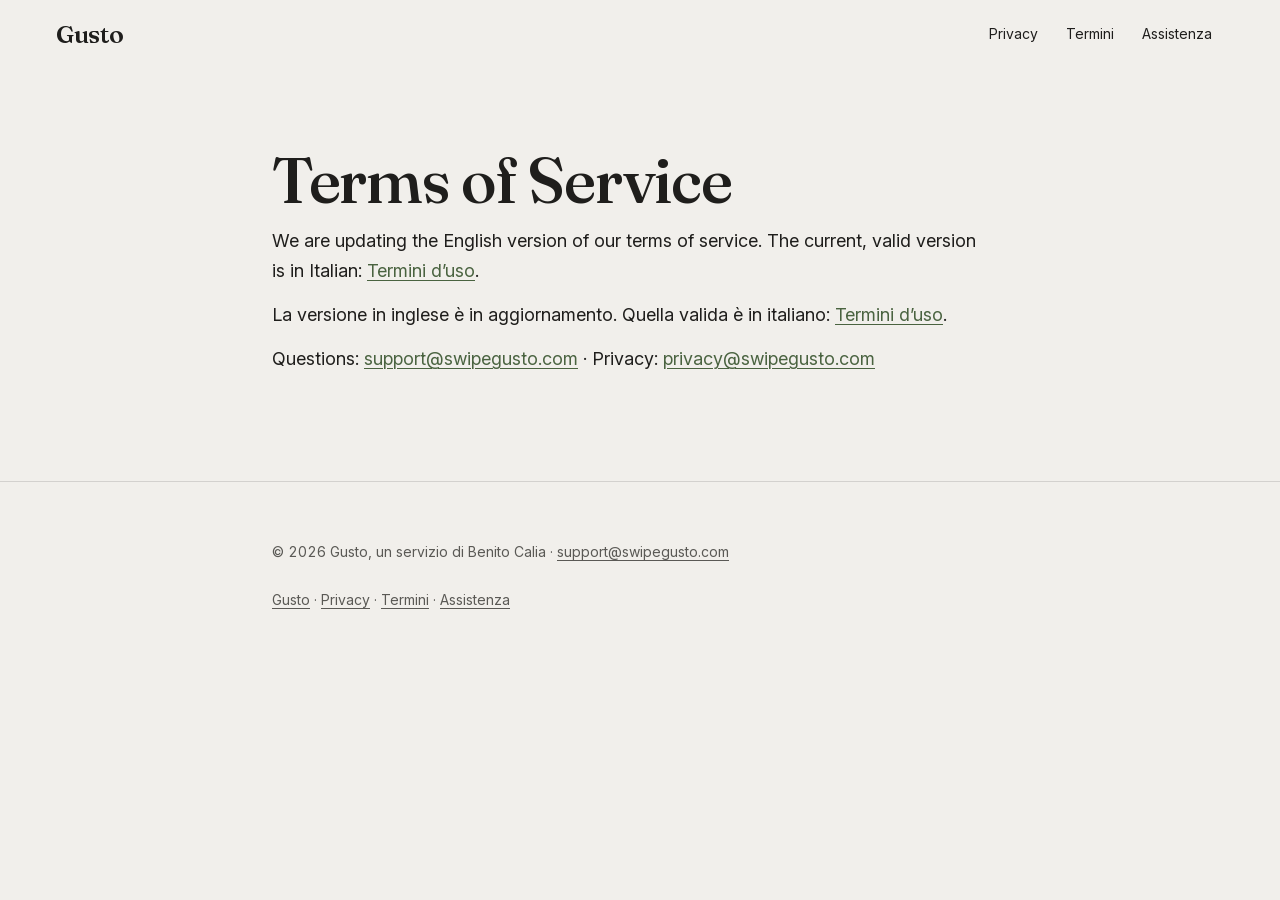
<file: en/terms/index.html>
<!doctype html>
<html lang="en">
<head>
<meta charset="utf-8">
<meta name="viewport" content="width=device-width, initial-scale=1, viewport-fit=cover">
<!-- UFF-559 (12/11/2026): the English text is being rewritten. Until then this page points to the Italian one, which is the valid version. -->
<title>Terms of Service · Gusto</title>
<meta name="robots" content="noindex">
<link rel="canonical" href="https://swipegusto.com/termini/">
<meta name="theme-color" content="#F1EFEB">
<link rel="icon" href="/img/icona-64.png" type="image/png" sizes="64x64">
<link rel="apple-touch-icon" href="/img/icona-180.png">
<link rel="stylesheet" href="/gusto.css">
<link rel="stylesheet" href="/base.css">
<link rel="stylesheet" href="/legale.css">
</head>
<body class="legale-pagina">
<a class="salta" href="#contenuto">Skip to content</a>
<header class="barra">
  <div class="contenitore">
    <a class="marchio" href="/" aria-label="Gusto, home page">Gusto</a>
    <nav aria-label="Legal pages">
      <a href="/privacy/">Privacy</a>
      <a href="/termini/">Termini</a>
      <a href="/support/">Assistenza</a>
    </nav>
  </div>
</header>
<main id="contenuto" class="legale">
  <div class="contenitore">
    <h1>Terms of Service</h1>
    <p>We are updating the English version of our terms of service. The current, valid version is in Italian: <a href="/termini/">Termini d’uso</a>.</p>
    <p lang="it">La versione in inglese è in aggiornamento. Quella valida è in italiano: <a href="/termini/">Termini d’uso</a>.</p>
    <p>Questions: <a href="mailto:support@swipegusto.com">support@swipegusto.com</a> · Privacy: <a href="mailto:privacy@swipegusto.com">privacy@swipegusto.com</a></p>
  </div>
</main>
<footer class="pie">
  <div class="contenitore">
    <p>© <span class="numeri">2026</span> Gusto, un servizio di Benito Calia · <a href="mailto:support@swipegusto.com">support@swipegusto.com</a></p>
    <p><a href="/">Gusto</a> · <a href="/privacy/">Privacy</a> · <a href="/termini/">Termini</a> · <a href="/support/">Assistenza</a></p>
  </div>
</footer>
</body>
</html>
</file>
<file: gusto.css>
/* Gusto: token letti da /Users/caliabenito/Desktop/GUSTO-APP 2026/Gusto-App/Gusto/DesignSystem/Theme.swift il 2026-11-11.
   Modalità chiara. Non modificare a mano: rilancia lo script. I nomi sono quelli di Theme: nella scheda per chi costruisce si usano questi. */
:root {
  --sage50: #ECF1E4;
  --sage100: #DCE5D2;
  --sage300: #A8BC92;
  --sage500: #8FA67D;
  --sage700: #4A6340;
  --sage900: #3B4F34;
  --tomato50: #FBEDE9;
  --tomato100: #F3DCD5;
  --tomato300: #E5A493;
  --tomato500: #CE4E3B;
  --tomato700: #9C4437;
  --tomato900: #7F3D33;
  --ambra50: #F9F1E4;
  --ambra100: #F1E3C8;
  --ambra300: #DDB077;
  --ambra500: #B9873F;
  --ambra700: #84663C;
  --ambra900: #645031;
  --ambraTextOnFill: #84663C;
  --cool50: #EFF2F5;
  --cool100: #E2E7EB;
  --cool300: #C3CFD8;
  --cool500: #8296A8;
  --cool700: #556877;
  --cool900: #3F4E59;
  --surfaceBase: #F1EFEB;
  --surfaceAlt: #E9E6E1;
  --surfaceTint: #F7F5F2;
  --surfaceRaised: #FFFFFF;
  --creamDeep: #DAD5CC;
  --iconTileFill: #E9E6E1;
  --iconTileFillOnTint: #FFFFFF;
  --borderSoft: #DCD8D0;
  --borderStrong: #C6C1B8;
  --borderTrack: #E7E4DE;
  --borderControl: #898579;
  --textPrimary: #1F1E1C;
  --textSecondary: #5A5955;
  --textTertiary: #6F6D65;
  --textMuted: #6E6A5F;
  --textInverse: #FFFFFF;
  --vibePositiveBg: #ECF1E4;
  --allergenSelectedBg: #FBEDE9;
  --onbAccentText: #3B4F34;
  --textOnSageSoft: #3E4A38;
  --positiveText: #3B4F34;
  --brand: #4A6340;
  --azioneTesto: #4A6340;
  --barraMangiate: #4A6340;
  --tastoGrigio: #E9E6E1;
  --vetroPieno: #F7F5F2;
  --spacingXs: 4px;
  --spacingSm: 8px;
  --spacingMd: 12px;
  --spacingLg: 16px;
  --spacingXl: 24px;
  --spacing2xl: 32px;
  --radiusSm: 12px;
  --radiusMd: 16px;
  --radiusLg: 20px;
  --radiusXl: 24px;
  --radius2xl: 30px;
}
</file>
<file: base.css>
/* BASE DI UN SITO: le fondamenta che un team vero non rifà ogni volta. Copia tutta la cartella `sito/`, poi:
   1. cambia i colori e i caratteri qui sotto con quelli della marca (per Gusto: vedi `gusto.md`);
   2. scrivi la pagina in index.html; lo stile della pagina sta nel suo <style>, o in un file tuo. Qui si tocca solo `:root`.
   Le eccezioni alle regole della skill si scrivono qui in cima, una riga l'una («tengo X perché Y»), al massimo tre. */

:root {
  /* Colori: ognuno ha un mestiere. */
  --fondo: #f6f4ef;            /* la pagina */
  --fondo-alto: #ffffff;       /* una superficie alzata: un campo, una scheda */
  --fondo-tinto: #ecebe4;      /* una fascia che stacca */
  --inchiostro: #1d1c1a;       /* il testo */
  --inchiostro-2: #55524c;     /* il testo secondario: almeno 4,5 a 1 sul fondo */
  --filo: color-mix(in srgb, var(--inchiostro) 14%, transparent);
  --azione: #2f5d3a;           /* un colore solo per l'azione principale */
  --su-azione: #ffffff;

  /* Caratteri: due famiglie, tre pesi in tutto. Ospitati qui, in `caratteri/`, mai da un server di altri. */
  --titoli: Georgia, "Times New Roman", serif;
  --testo: system-ui, -apple-system, "Segoe UI", Roboto, sans-serif;
  --peso-titoli: 600;

  /* Scala a 1,25 da 16 px. Fluidi solo i titoli grandi e il testo. A 1440: manifesto 84, sezione 52, voce 25, guida 21, testo 18. */
  --t-manifesto: clamp(2.75rem, 1.5rem + 5vw, 5.25rem);
  --t-sezione: clamp(2.125rem, 1.4rem + 2.6vw, 3.25rem);
  --t-voce: 1.5625rem;
  --t-guida: clamp(1.125rem, 1.05rem + 0.4vw, 1.3125rem);
  --t-testo: clamp(1rem, 0.95rem + 0.25vw, 1.125rem);
  --t-nota: 0.875rem;

  /* Spazi. Il margine va da 16 (telefono) a 64 (computer). Tre respiri fra le sezioni, da mescolare: mai tutti uguali. */
  --margine: clamp(1rem, 4.4vw, 4rem);
  --respiro-1: clamp(3.5rem, 8.4vw, 7.5rem);
  --respiro-2: clamp(4.5rem, 10vw, 9rem);
  --respiro-3: clamp(6rem, 12.2vw, 11rem);
  --passo: clamp(1rem, 2.2vw, 2rem);
  --raggio: 14px;

  /* Movimento: tre durate e una curva. Si animano solo transform e opacity. */
  --veloce: 120ms;
  --medio: 220ms;
  --lento: 420ms;
  --curva: cubic-bezier(0.23, 1, 0.32, 1);
}

*, *::before, *::after { box-sizing: border-box; }
html { -webkit-text-size-adjust: 100%; text-size-adjust: 100%; scroll-padding-top: 5.5rem; }
body {
  margin: 0; background: var(--fondo); color: var(--inchiostro);
  font: 400 var(--t-testo)/1.6 var(--testo);
  -webkit-font-smoothing: antialiased; text-rendering: optimizeLegibility; font-synthesis: none;
}
h1, h2, h3, h4 { margin: 0; font-family: var(--titoli); font-weight: var(--peso-titoli); line-height: 1.08; letter-spacing: -0.02em; text-wrap: balance; }
h1 { font-size: var(--t-manifesto); max-width: 20ch; }
h2 { font-size: var(--t-sezione); max-width: 30ch; }
h3 { font-size: var(--t-voce); line-height: 1.2; max-width: 40ch; }
p, li { margin: 0; max-width: 65ch; text-wrap: pretty; }
.guida { font-size: var(--t-guida); line-height: 1.5; color: var(--inchiostro-2); }
.nota { font-size: var(--t-nota); color: var(--inchiostro-2); }
.numeri { font-variant-numeric: tabular-nums; }
img, video, svg { display: block; max-width: 100%; height: auto; }

/* Le superfici del browser: il segno più economico di un sito curato. */
::selection { background: color-mix(in srgb, var(--azione) 24%, transparent); color: var(--inchiostro); }
:focus-visible { outline: 3px solid var(--azione); outline-offset: 3px; border-radius: 4px; }
a { color: inherit; text-decoration-thickness: 0.08em; text-underline-offset: 0.2em; }
input, textarea { caret-color: var(--azione); }

/* Il primo Tab: salta al contenuto. */
.salta { position: absolute; left: 1rem; top: -5rem; z-index: 100; padding: 0.75rem 1rem; border-radius: 8px; background: var(--inchiostro); color: var(--fondo); }
.salta:focus { top: 1rem; }

/* Un contenitore solo: 1312 di contenuto al massimo. A 1920 crescono i margini, non le righe. */
.contenitore { width: min(100% - 2 * var(--margine), 82rem); margin-inline: auto; }
.griglia { display: grid; grid-template-columns: repeat(12, minmax(0, 1fr)); gap: var(--passo); }
.sezione { padding-block: var(--respiro-1); }
.sezione--ampia { padding-block: var(--respiro-2); }
.sezione--grande { padding-block: var(--respiro-3); }
.sezione--tinta { background: var(--fondo-tinto); }
@media (max-width: 60rem) { .griglia > * { grid-column: 1 / -1 !important; } }

/* La barra: una riga, il marchio, poche voci, il verbo del mestiere. */
.barra { position: sticky; top: 0; z-index: 10; background: color-mix(in srgb, var(--fondo) 90%, transparent); backdrop-filter: blur(14px); -webkit-backdrop-filter: blur(14px); padding-top: env(safe-area-inset-top); }
.barra > .contenitore { display: flex; align-items: center; justify-content: space-between; gap: 1rem; min-height: 4.25rem; }
.barra nav { display: flex; gap: 0.25rem; }
.barra nav a { display: inline-flex; align-items: center; min-height: 44px; padding-inline: 0.75rem; border-radius: 8px; text-decoration: none; white-space: nowrap; font-size: var(--t-nota); }
.marchio { display: inline-flex; align-items: center; min-height: 44px; font: var(--peso-titoli) 1.375rem/1 var(--titoli); text-decoration: none; }
@media (max-width: 40rem) { .barra nav { display: none; } }   /* sul telefono resta il marchio e il tasto: un menu solo se le pagine sono davvero tante */

/* Il tasto: verbo e cosa. Otto stati: qui normale, sopra, premuto, fuoco, spento, occupato. Errore e riuscito li dice il modulo. */
.tasto {
  display: inline-flex; align-items: center; justify-content: center; gap: 0.5rem; min-height: 48px; padding: 0 1.5rem;
  border: 0; border-radius: 999px; background: var(--azione); color: var(--su-azione);
  font: 600 1rem/1 var(--testo); text-decoration: none; white-space: nowrap; cursor: pointer;
  transition: transform var(--veloce) var(--curva), background-color var(--medio) var(--curva);
}
.tasto:active { transform: scale(0.97); }
.tasto--quieto { background: transparent; color: var(--inchiostro); box-shadow: inset 0 0 0 1.5px var(--filo); }
.tasto[disabled], .tasto[aria-disabled="true"] { opacity: 0.5; cursor: not-allowed; }
.tasto[aria-busy="true"] { cursor: progress; opacity: 0.8; }
@media (hover: hover) {
  .tasto:hover { background: color-mix(in srgb, var(--azione) 88%, black); }
  .tasto--quieto:hover { background: color-mix(in srgb, var(--inchiostro) 6%, transparent); }
  .barra nav a:hover { background: color-mix(in srgb, var(--inchiostro) 6%, transparent); }
}
@media (max-width: 40rem) { .tasto--largo { display: flex; width: 100%; } }

/* I moduli: etichetta che si vede, 16 px almeno (se no l'iPhone ingrandisce la pagina), errore accanto al campo. */
label { display: block; margin-bottom: 0.4rem; font-weight: 600; }
input:not([type="checkbox"]):not([type="radio"]), textarea, select {
  width: 100%; min-height: 48px; padding: 0.6rem 0.9rem; border: 1.5px solid var(--filo); border-radius: 10px;
  background: var(--fondo-alto); color: var(--inchiostro); font: inherit; font-size: max(1rem, 16px);
}
[aria-invalid="true"] { border-color: #b3261e; }
.errore { margin-top: 0.4rem; color: #8c1d18; font-size: var(--t-nota); }

/* Il piè di pagina: vero. Il nome, i link veri, la riga legale con l'anno di adesso. */
.pie { padding-block: 3rem calc(3rem + env(safe-area-inset-bottom)); border-top: 1px solid var(--filo); color: var(--inchiostro-2); font-size: var(--t-nota); }
.pie a { display: inline-flex; align-items: center; min-height: 44px; }

/* Una sola entrata, quella della prima vista. Parte da sola, senza script: chi ha «Riduci movimento» vede la pagina finita. */
@media (prefers-reduced-motion: no-preference) {
  .entra { animation: entra var(--lento) var(--curva) both; }
  .entra:nth-child(2) { animation-delay: 40ms; }
  .entra:nth-child(3) { animation-delay: 80ms; }
  @keyframes entra { from { opacity: 0; transform: translateY(8px); } }
}
@media (prefers-reduced-motion: reduce) { *, *::before, *::after { animation-duration: 0.01ms !important; transition-duration: 0.01ms !important; scroll-behavior: auto !important; } }
</file>
<file: legale.css>
/* GUSTO · LE PAGINE LEGALI (Termini, Privacy). UFF-553, 12/11/2026.
   Sobrie: si leggono e basta. Stessi caratteri e colori della home (gusto.css, base.css), niente movimento, niente script,
   niente da server di altri. Si caricano dopo gusto.css e base.css. */

@font-face { font-family: "Fraunces"; font-style: normal; font-weight: 380 640; font-display: swap; src: url("caratteri/fraunces-normal-latin.woff2") format("woff2"); }
@font-face { font-family: "Inter"; font-style: normal; font-weight: 400 600; font-display: swap; src: url("caratteri/inter-normal-latin.woff2") format("woff2"); }

:root {
  --fondo: var(--surfaceBase);
  --fondo-alto: var(--surfaceRaised);
  --fondo-tinto: var(--surfaceAlt);
  --inchiostro: var(--textPrimary);
  --inchiostro-2: var(--textSecondary);
  --azione: var(--sage700);
  --su-azione: var(--textInverse);
  --titoli: "Fraunces", Georgia, serif;
  --testo: "Inter", system-ui, -apple-system, sans-serif;
  --peso-titoli: 520;
  --t-manifesto: clamp(2.5rem, 1.6rem + 3.4vw, 4rem);
  --t-sezione: clamp(1.5rem, 1.25rem + 1vw, 2rem);
  --t-voce: 1.1875rem;
}

.legale { padding-block: clamp(2.5rem, 6vw, 5rem) var(--respiro-1); }
.legale .contenitore { max-width: 46rem; }
.legale h1 { margin-bottom: 0.75rem; }
.legale .versione { color: var(--inchiostro-2); font-size: var(--t-nota); margin-bottom: 2rem; }
.legale h2 { margin: 3rem 0 1rem; scroll-margin-top: 6rem; }
.legale h3 { margin: 2rem 0 0.6rem; font-family: var(--testo); font-weight: 600; font-size: var(--t-voce); letter-spacing: 0; }
.legale p, .legale li { line-height: 1.65; }
.legale p + p, .legale p + ul, .legale ul + p, .legale p + ol, .legale ol + p, .legale table + p, .legale p + table { margin-top: 0.9rem; }
.legale ul, .legale ol { padding-left: 1.25rem; margin: 0.6rem 0 0; display: grid; gap: 0.45rem; }
.legale a { color: var(--azioneTesto); text-underline-offset: 0.15em; }
.legale strong { font-weight: 600; }

/* L'indice in cima: le voci si toccano bene anche col dito. */
.indice { margin: 0 0 2.5rem; padding: 1.25rem 1.5rem; border-radius: var(--raggio); background: var(--fondo-tinto); }
.indice p { font-weight: 600; margin-bottom: 0.4rem; }
.indice ol { columns: 2 16rem; display: block; margin: 0; }
.indice li { break-inside: avoid; }
.indice a { display: inline-flex; align-items: center; min-height: 44px; }

/* Le tabelle: si scorrono di lato sul telefono, senza rompere la pagina. */
.tabella { overflow-x: auto; margin-top: 1rem; border: 1px solid var(--borderSoft); border-radius: 12px; background: var(--fondo-alto); }
.legale table { border-collapse: collapse; width: 100%; min-width: 34rem; font-size: 0.9375rem; }
.legale th, .legale td { padding: 0.65rem 0.8rem; text-align: left; vertical-align: top; border-bottom: 1px solid var(--borderSoft); }
.legale tr:last-child td { border-bottom: 0; }
.legale th { font-weight: 600; background: var(--surfaceTint); }

.modulo { margin-top: 1rem; padding: 1rem 1.25rem; border-left: 3px solid var(--sage500); background: var(--fondo-alto); border-radius: 0 12px 12px 0; }
.modulo p + p { margin-top: 0.35rem; }

/* Un dato o una decisione che manca: rosso pomodoro come nella home, impossibile da non vedere. Non si pubblica finché ce n'è uno
   (controllo in LEGGIMI-PUBBLICAZIONE.md: grep "segnaposto" deve dare zero righe). */
.segnaposto { display: inline-block; background: var(--tomato700); color: #fff; padding: 0.05em 0.45em; border-radius: 4px; font-weight: 600; letter-spacing: 0.02em; line-height: 1.45; }
.segnaposto-blocco { margin-block: 1rem; padding: 0.9rem 1.1rem; border: 2px dashed var(--tomato700); border-radius: 12px; background: var(--tomato50); color: var(--textPrimary); }
.segnaposto-blocco::before { content: "SEGNAPOSTO · DA TOGLIERE PRIMA DI PUBBLICARE"; display: block; margin-bottom: 0.4rem; font: 600 0.75rem/1.2 var(--testo); letter-spacing: 0.08em; }

.pie .contenitore { display: grid; gap: 0.25rem; max-width: 46rem; }
/* Il marchio in alto: come nella home (pagina.css), così è lo stesso segno e il dito lo prende bene. */
.legale-pagina .marchio { font-weight: 600; font-size: 1.5625rem; letter-spacing: -0.02em; }

/* Sul telefono le tabelle diventano schede: ogni riga è un blocco, e ogni cella dice di che colonna è (data-etichetta).
   Niente da scorrere di lato. */
@media (max-width: 40rem) {
  .tabella { border: 0; background: none; overflow: visible; }
  .legale table { min-width: 0; }
  .legale thead { position: absolute; width: 1px; height: 1px; overflow: hidden; clip: rect(0 0 0 0); white-space: nowrap; }
  .legale table, .legale tbody, .legale tr, .legale td { display: block; }
  .legale tr { margin-bottom: 0.75rem; padding: 0.75rem 0.9rem; border: 1px solid var(--borderSoft); border-radius: 12px; background: var(--fondo-alto); }
  .legale td { padding: 0.2rem 0; border: 0; }
  .legale td::before { content: attr(data-etichetta); display: block; font-size: 0.8125rem; font-weight: 600; color: var(--inchiostro-2); }
  .legale td:first-child { font-weight: 600; }
  .legale td:first-child::before { content: none; }
}
.pie a { color: inherit; }
</file>
